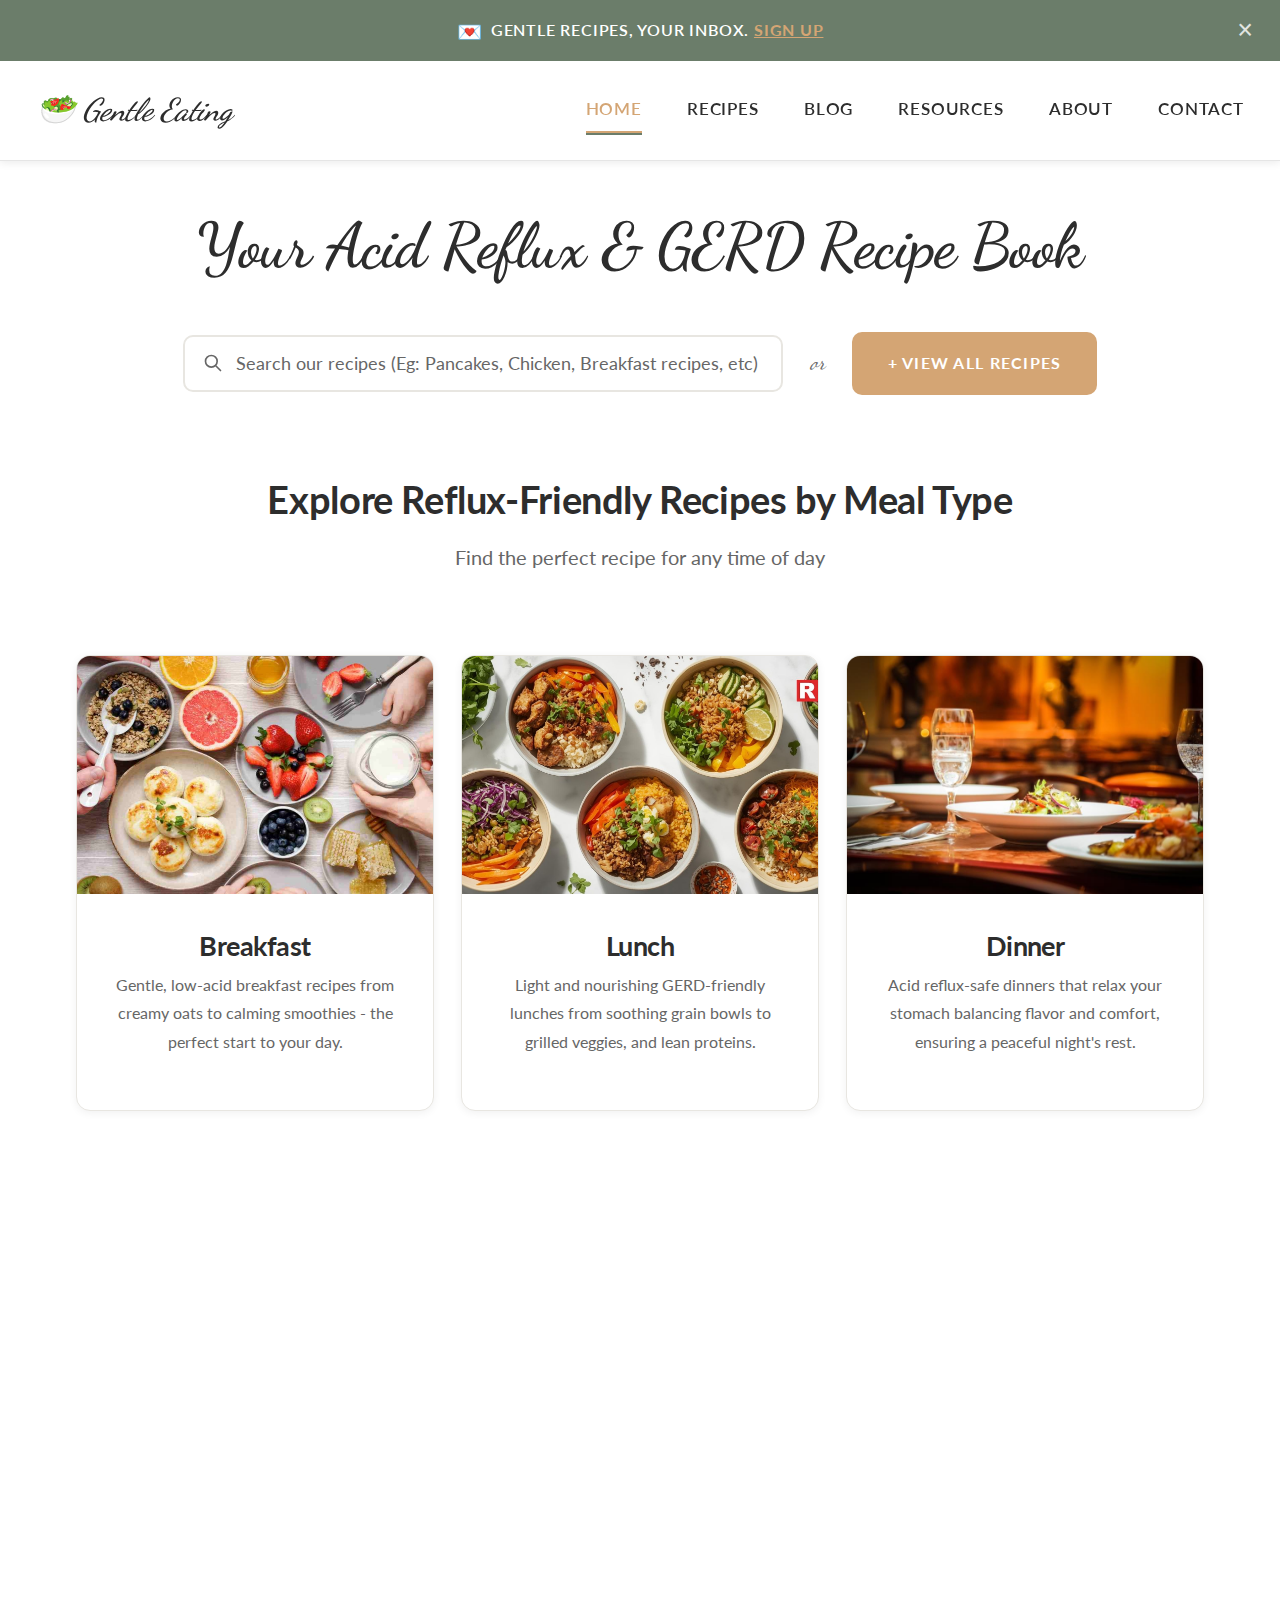
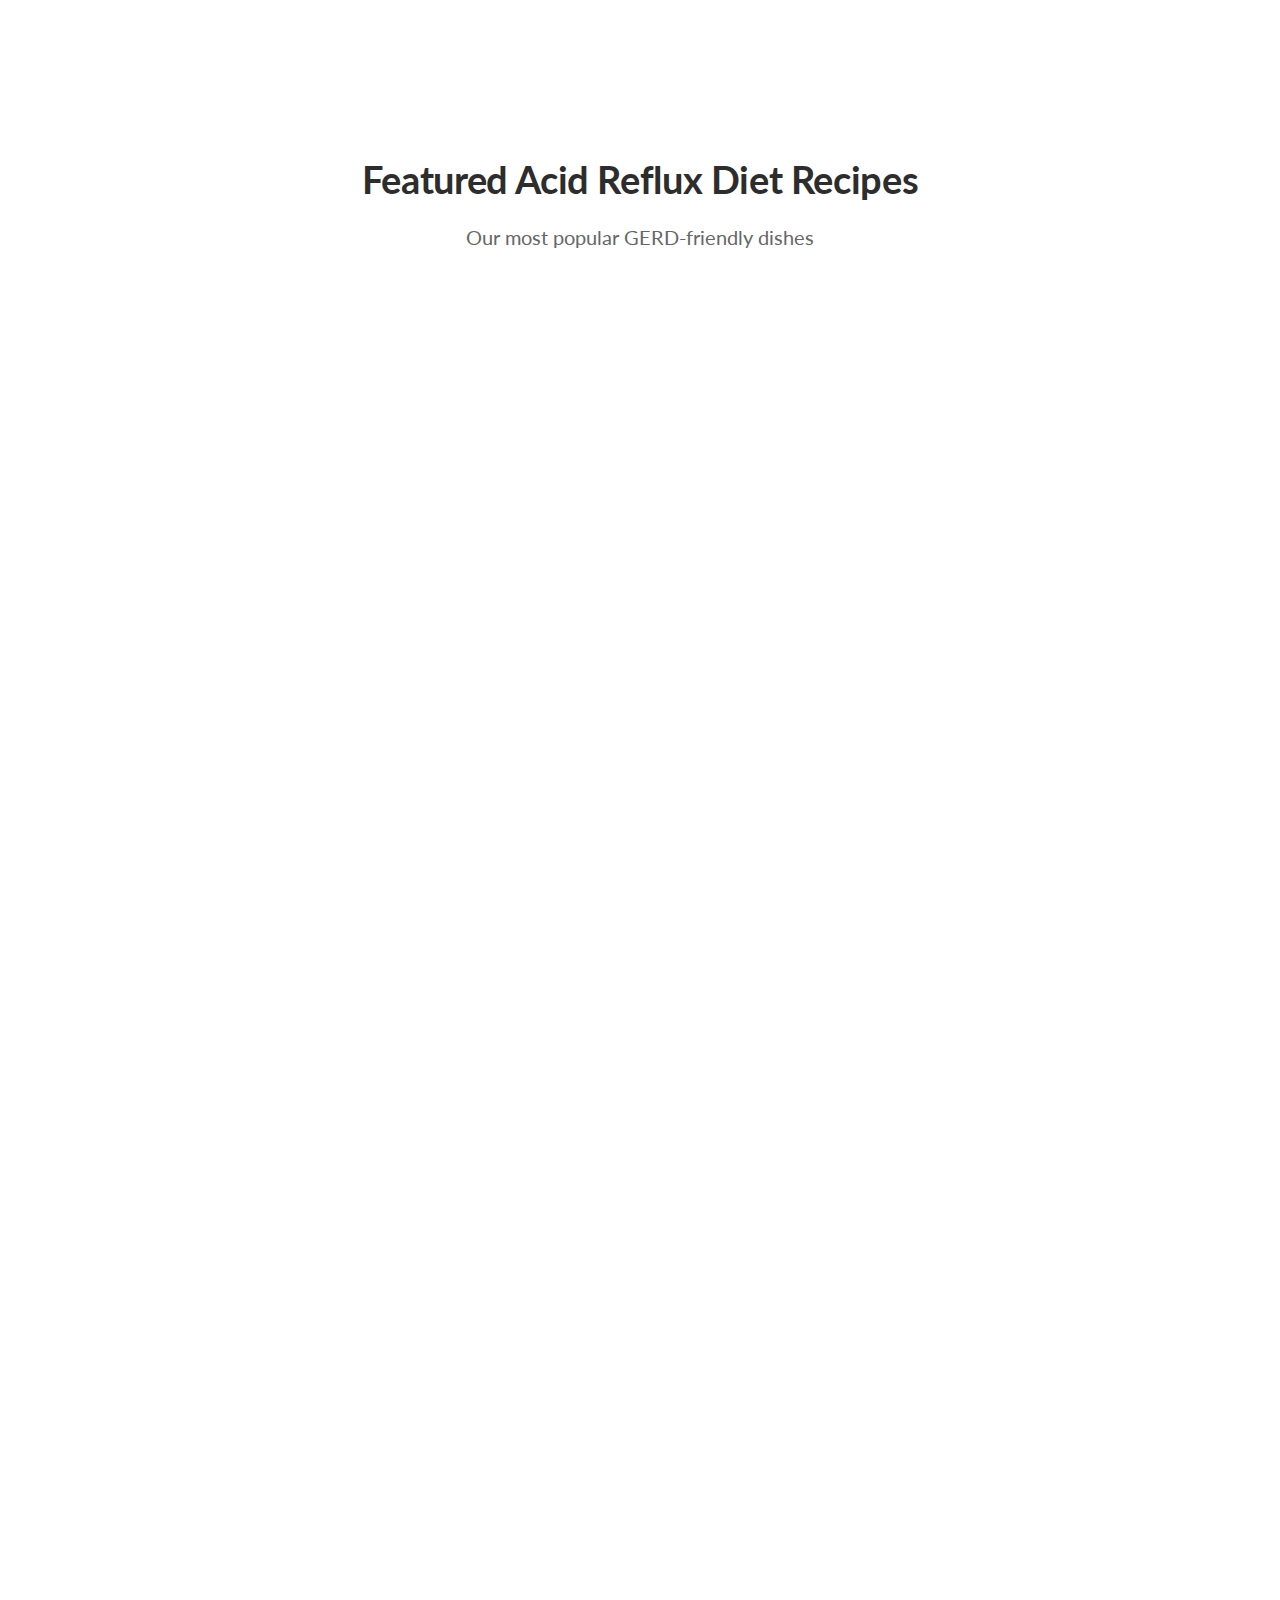
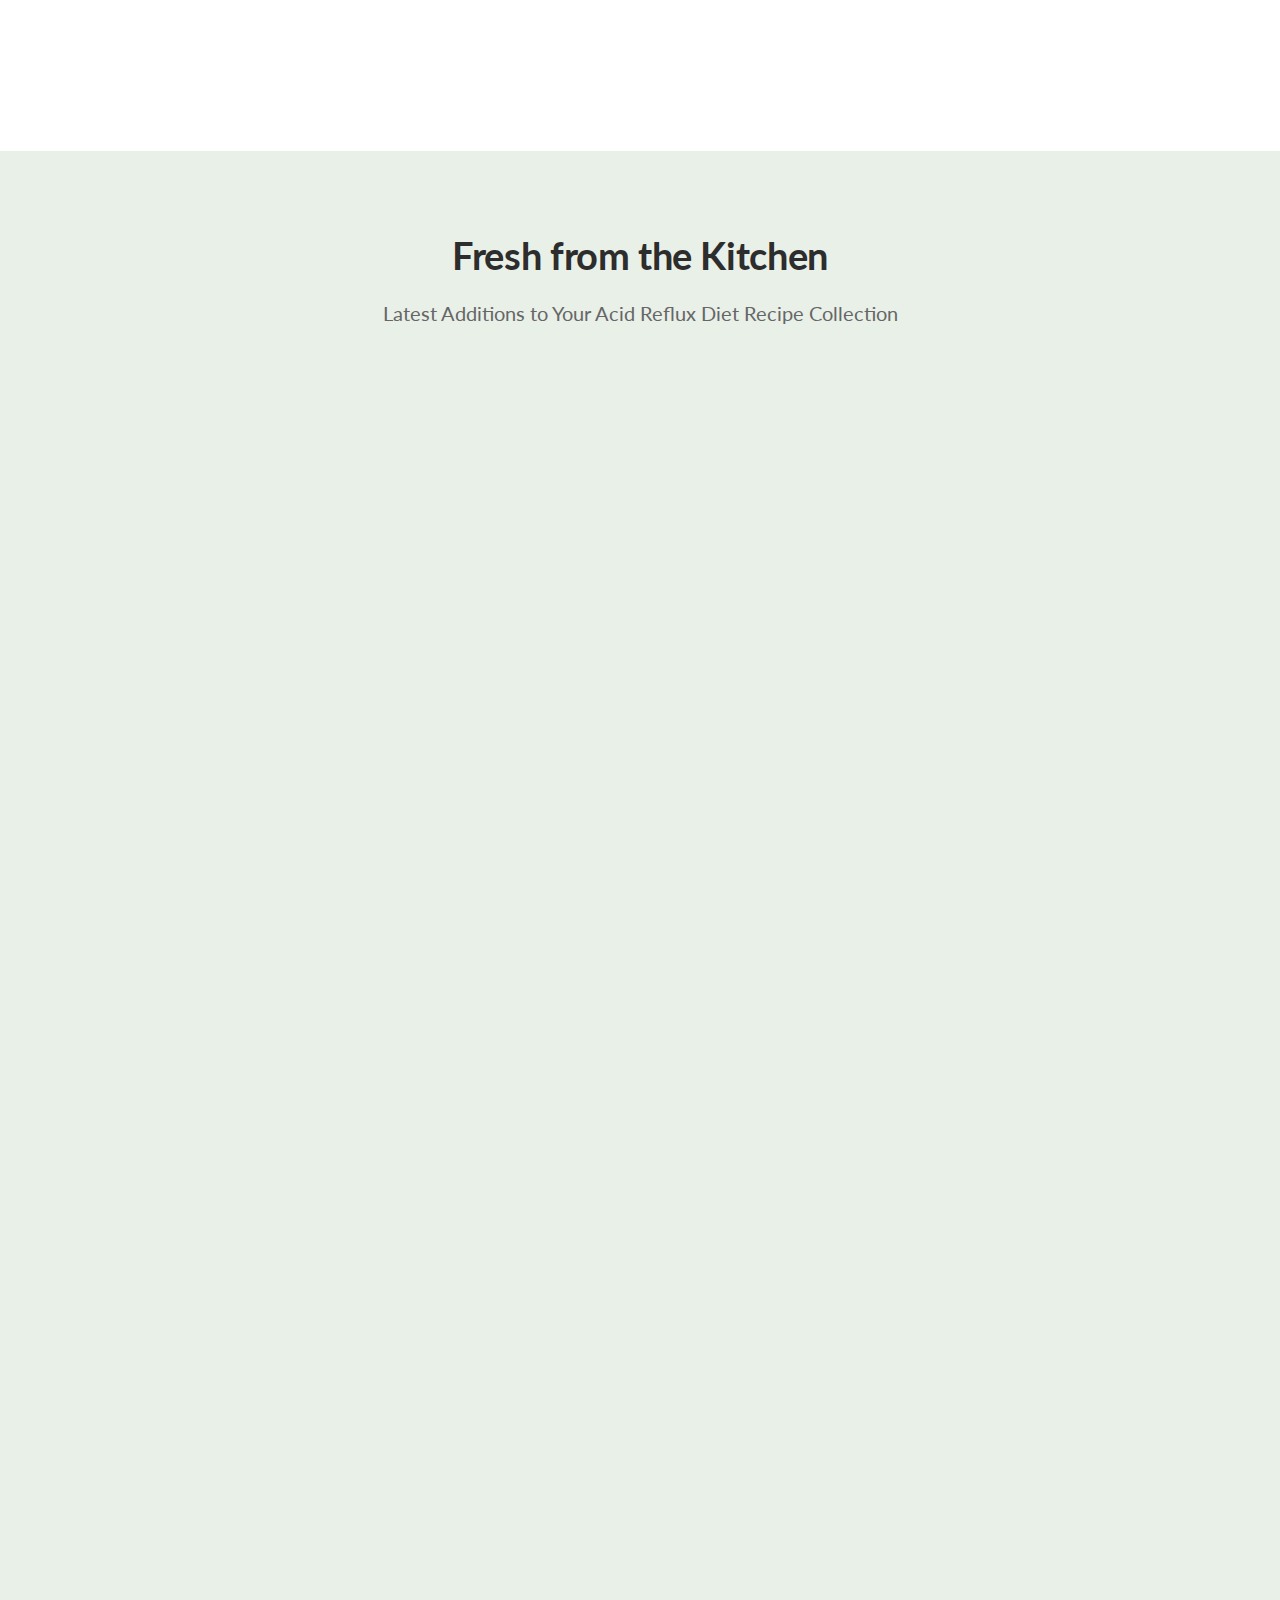
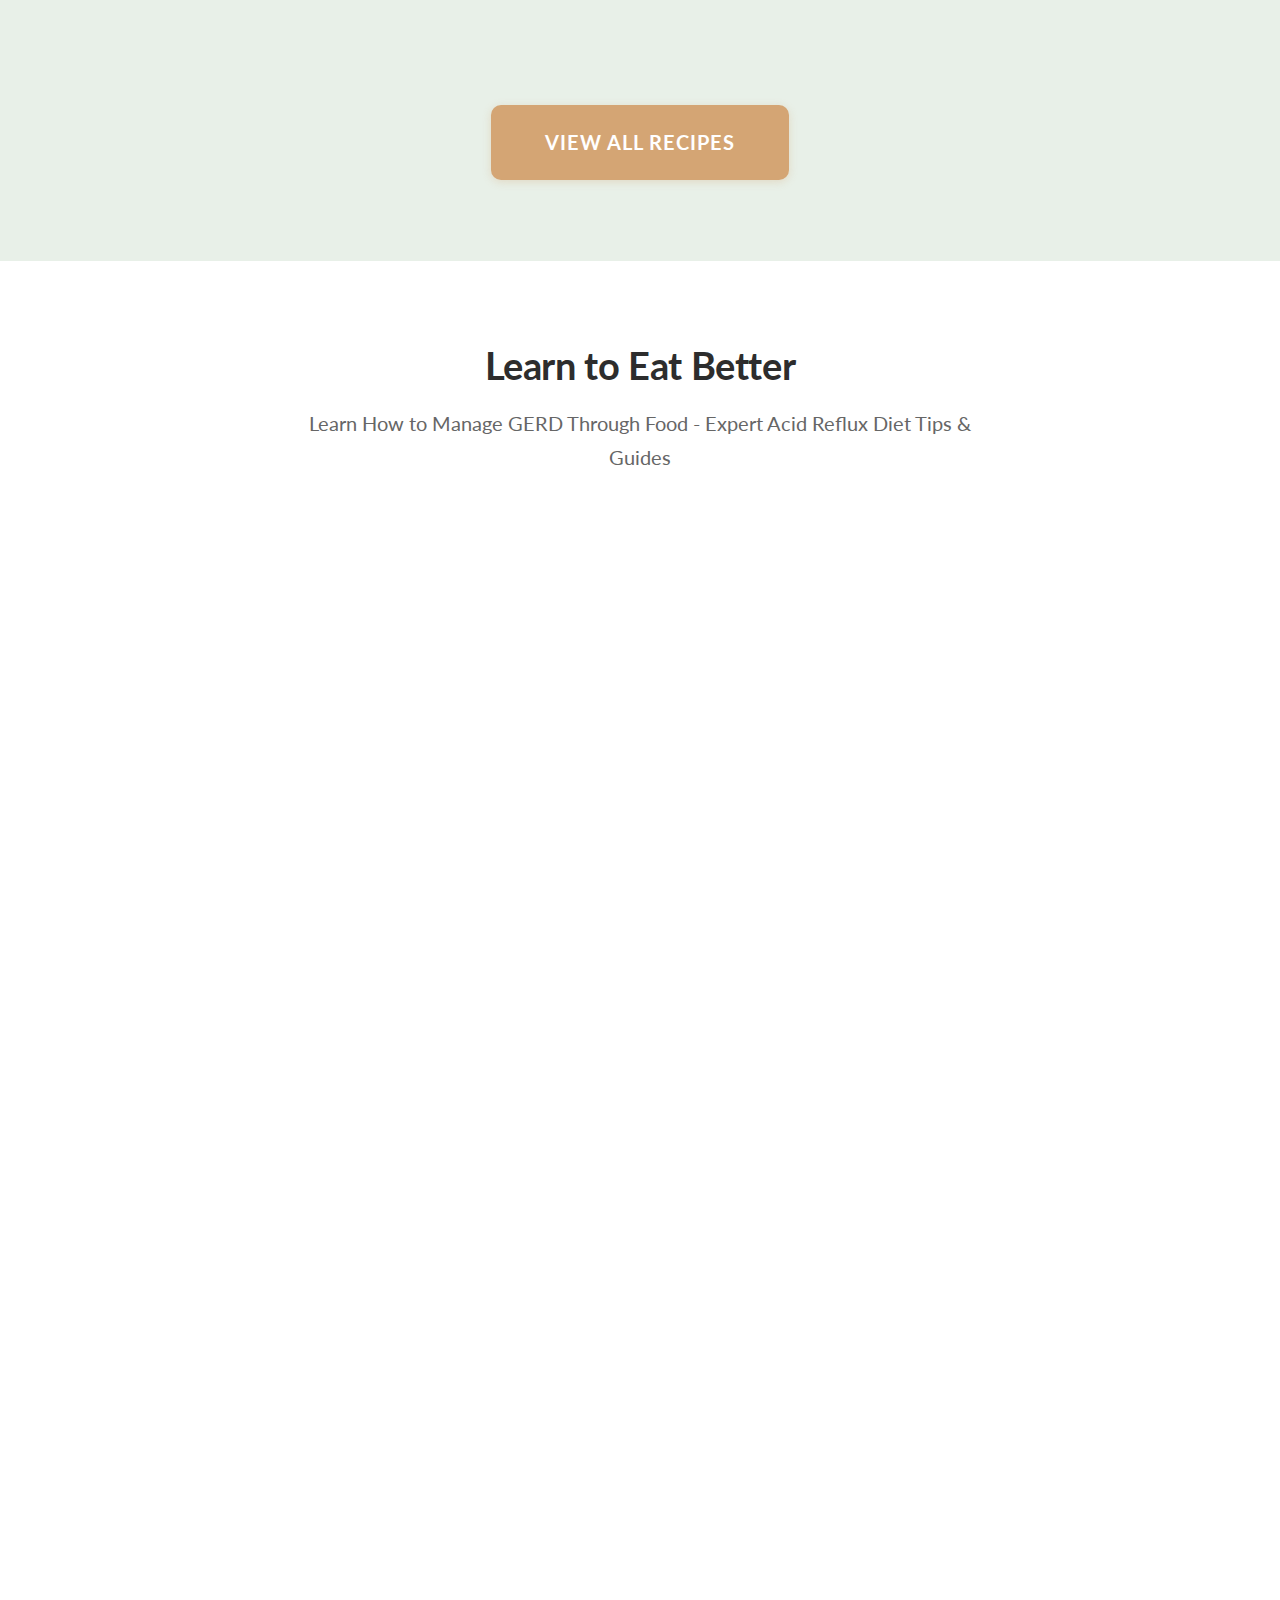
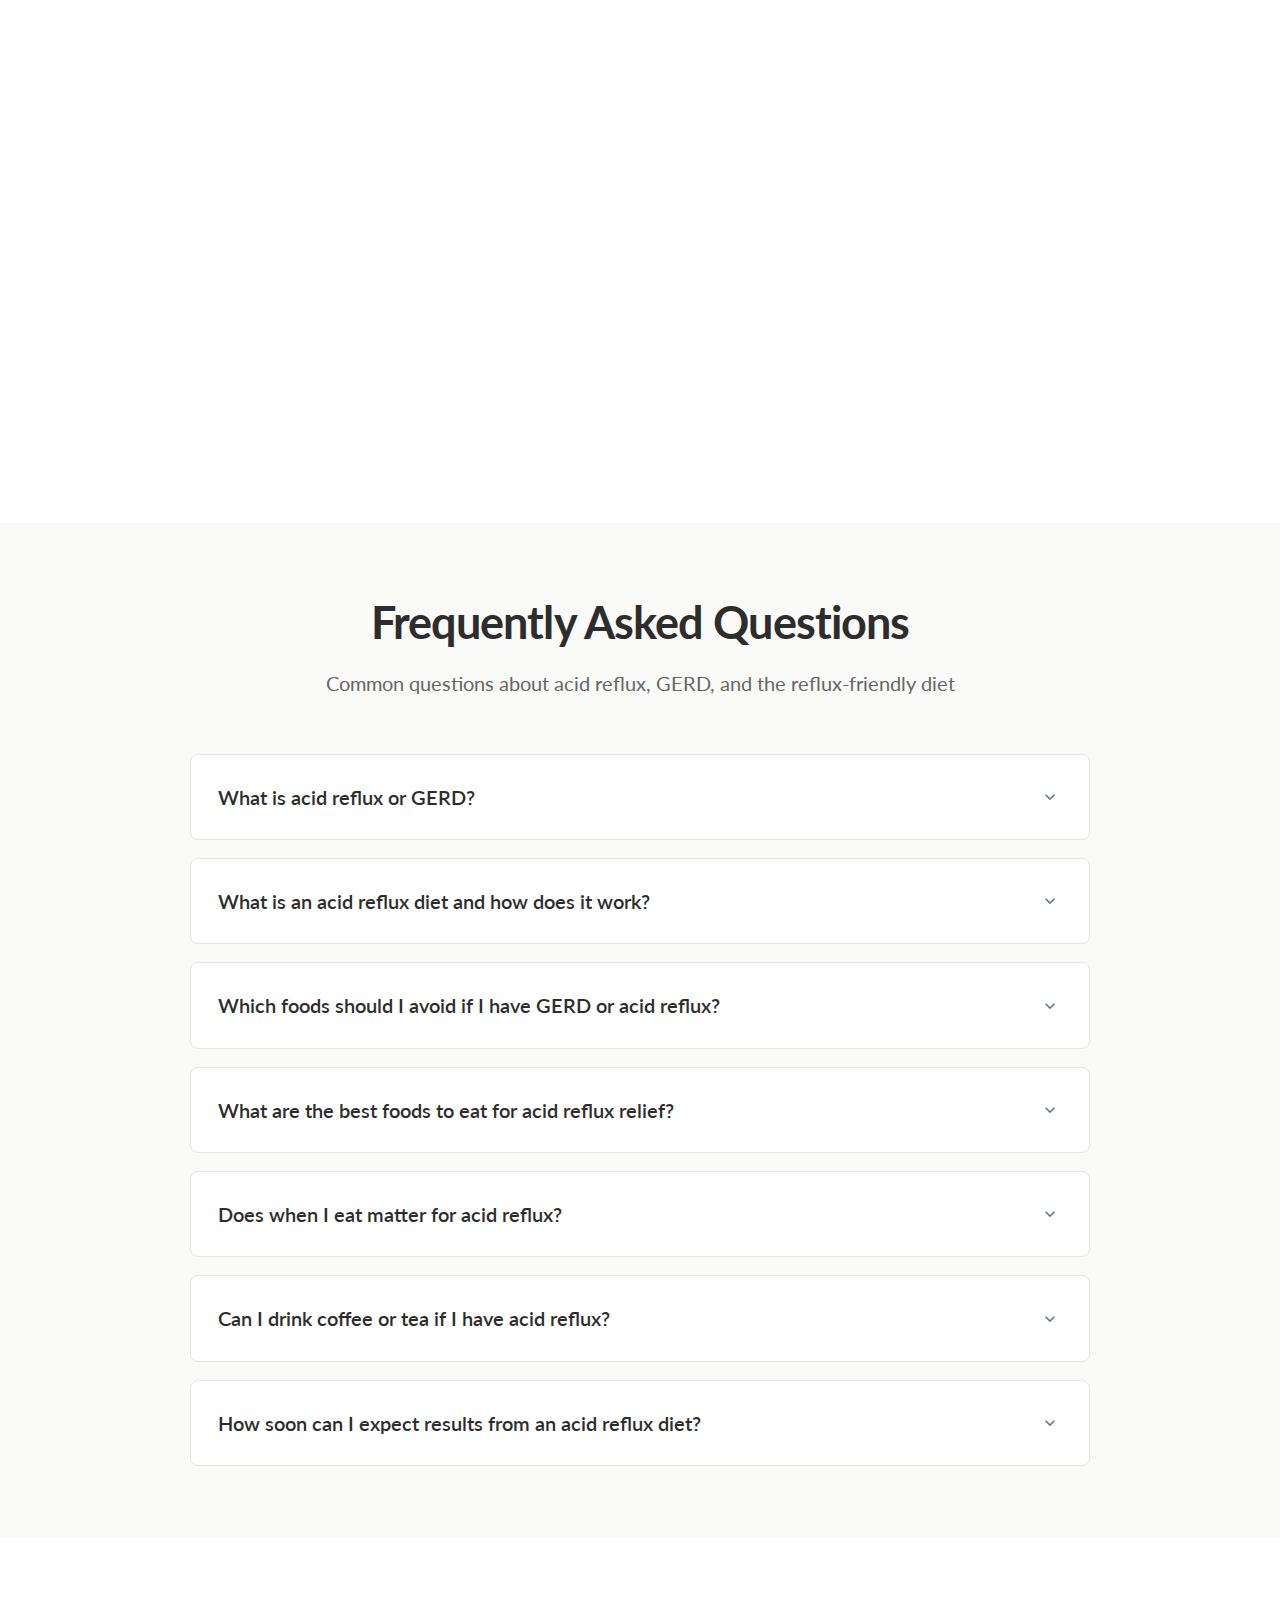
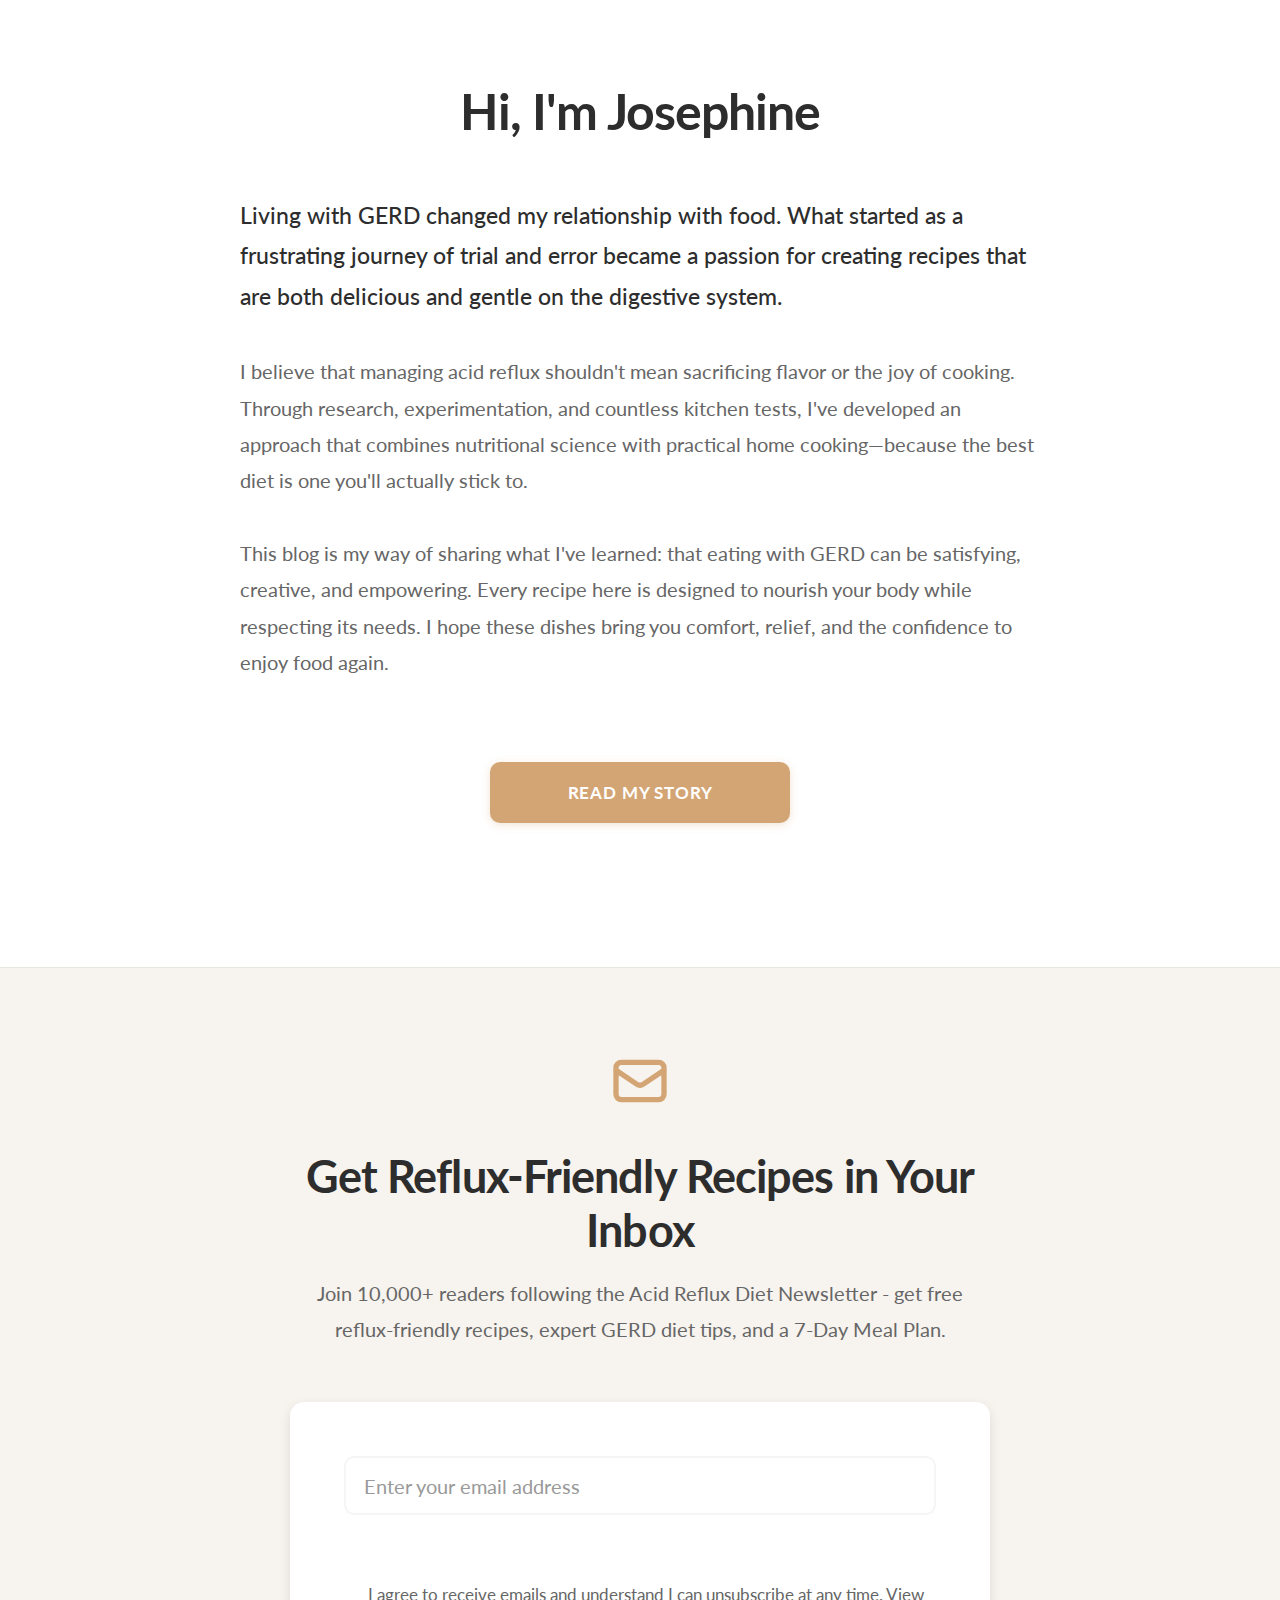
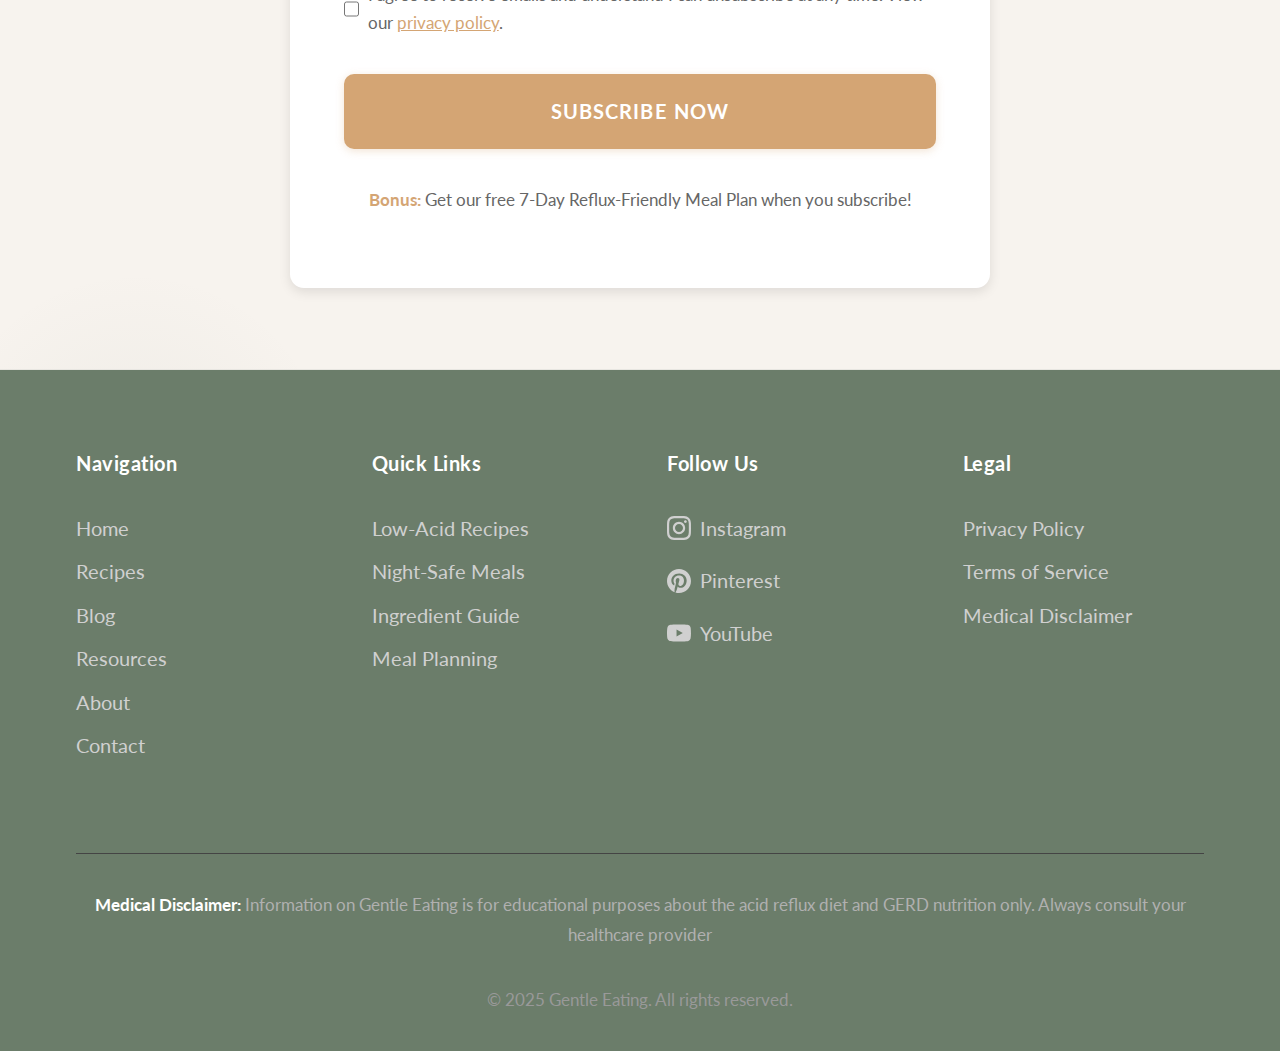
<file: index.html>
<!DOCTYPE html>
<html lang="en">
<head>
    <meta charset="UTF-8">
    <meta name="viewport" content="width=device-width, initial-scale=1.0">
    <meta http-equiv="X-UA-Compatible" content="IE=edge">
    
    <!-- Primary Meta Tags -->
    <title>Delicious Recipes for Acid Reflux & GERD Relief | Gentle Eating</title>
    <meta name="title" content="Delicious Recipes for Acid Reflux & GERD Relief | Gentle Eating">
    <meta name="description" content="Discover comforting, low-acid recipes and lifestyle tips for GERD and acid reflux. Eat well without discomfort with our simple, digestive-friendly meal ideas.">
    <meta name="keywords" content="GERD recipes, acid reflux diet, low-acid food, reflux-friendly meals, digestive health, gentle eating">
    <meta name="author" content="Gentle Eating">
    
    <!-- Open Graph / Facebook -->
    <meta property="og:type" content="website">
    <meta property="og:url" content="https://yourdomain.com/">
    <meta property="og:title" content="Delicious Recipes for Acid Reflux & GERD Relief">
    <meta property="og:description" content="Eat well without discomfort — simple meals that support digestive health.">
    <meta property="og:image" content="https://yourdomain.com/images/og-image.jpg">
    
    <!-- Twitter -->
    <meta property="twitter:card" content="summary_large_image">
    <meta property="twitter:url" content="https://yourdomain.com/">
    <meta property="twitter:title" content="Delicious Recipes for Acid Reflux & GERD Relief">
    <meta property="twitter:description" content="Eat well without discomfort — simple meals that support digestive health.">
    <meta property="twitter:image" content="https://yourdomain.com/images/og-image.jpg">
    
    <!-- Favicon -->
    <link rel="icon" type="image/png" sizes="32x32" href="images/favicon-32x32.png">
    <link rel="icon" type="image/png" sizes="16x16" href="images/favicon-16x16.png">
    
    <!-- Fonts -->
    <link rel="preconnect" href="https://fonts.googleapis.com">
    <link rel="preconnect" href="https://fonts.gstatic.com" crossorigin>
    <link href="https://fonts.googleapis.com/css2?family=Lato:wght@300;400;600;700;900&family=Open+Sans:wght@400;600;700&family=Dancing+Script:wght@400;500;600;700&display=swap" rel="stylesheet">
    
    <!-- Stylesheets -->
    <link rel="stylesheet" href="css/styles.css">
    <link rel="stylesheet" href="css/announcement-bar.css">
    <link rel="stylesheet" href="css/hero.css">
    <link rel="stylesheet" href="css/recipe-search.css">
    <link rel="stylesheet" href="css/meal-types.css">
    <link rel="stylesheet" href="css/recipes.css">
    <link rel="stylesheet" href="css/articles.css">
    <link rel="stylesheet" href="css/faq.css">
    <link rel="stylesheet" href="css/about.css">
    <link rel="stylesheet" href="css/newsletter.css">
    <link rel="stylesheet" href="css/footer.css">
    
    <!-- Schema.org Markup for Website -->
    <script type="application/ld+json">
    {
      "@context": "https://schema.org",
      "@type": "WebSite",
      "name": "Gentle Eating",
      "url": "https://yourdomain.com",
      "description": "A food blog dedicated to GERD-friendly and acid reflux-safe recipes",
      "potentialAction": {
        "@type": "SearchAction",
        "target": "https://yourdomain.com/search?q={search_term_string}",
        "query-input": "required name=search_term_string"
      }
    }
    </script>
    
    <!-- Schema.org FAQPage Markup -->
    <script type="application/ld+json">
    {
      "@context": "https://schema.org",
      "@type": "FAQPage",
      "mainEntity": [
        {
          "@type": "Question",
          "name": "What is acid reflux or GERD?",
          "acceptedAnswer": {
            "@type": "Answer",
            "text": "Acid reflux happens when stomach acid flows back into the esophagus, causing heartburn or a burning sensation in the chest. GERD (Gastroesophageal Reflux Disease) is a chronic form of acid reflux that occurs frequently and may require long-term lifestyle or dietary adjustments. Following an acid reflux diet - one focused on gentle, low-acid foods - can help manage symptoms naturally."
          }
        },
        {
          "@type": "Question",
          "name": "What is an acid reflux diet and how does it work?",
          "acceptedAnswer": {
            "@type": "Answer",
            "text": "An acid reflux diet helps control stomach acid and reduce irritation by emphasizing low-acid, high-fiber, non-spicy meals. It replaces trigger foods with options like oats, bananas, lean proteins, green vegetables, and herbal teas - all of which soothe the digestive tract and promote healing."
          }
        },
        {
          "@type": "Question",
          "name": "Which foods should I avoid if I have GERD or acid reflux?",
          "acceptedAnswer": {
            "@type": "Answer",
            "text": "Avoid spicy foods, citrus fruits, tomatoes, onions, garlic, chocolate, coffee, alcohol, and fried foods. These tend to relax the lower esophageal sphincter (LES) or increase acid production, worsening reflux symptoms."
          }
        },
        {
          "@type": "Question",
          "name": "What are the best foods to eat for acid reflux relief?",
          "acceptedAnswer": {
            "@type": "Answer",
            "text": "The best GERD-friendly foods include oatmeal, melons, ginger, chicken, fish, leafy greens, and whole grains. They're gentle on the stomach and help prevent acid flare-ups."
          }
        },
        {
          "@type": "Question",
          "name": "Does when I eat matter for acid reflux?",
          "acceptedAnswer": {
            "@type": "Answer",
            "text": "Yes. Try to eat smaller meals more often and avoid lying down within 2–3 hours after eating. Eating slowly and sitting upright after meals can help reduce symptoms, especially in the evening."
          }
        },
        {
          "@type": "Question",
          "name": "Can I drink coffee or tea if I have acid reflux?",
          "acceptedAnswer": {
            "@type": "Answer",
            "text": "Caffeine can worsen symptoms for some people. If coffee triggers reflux, try low-acid coffee or switch to herbal teas such as chamomile, ginger, or licorice root. Avoid peppermint tea - it can relax the LES and increase reflux risk."
          }
        },
        {
          "@type": "Question",
          "name": "How soon can I expect results from an acid reflux diet?",
          "acceptedAnswer": {
            "@type": "Answer",
            "text": "Most people notice relief within 2 to 4 weeks of following a reflux-friendly diet and healthy habits consistently. For long-term improvement, pair dietary changes with hydration, mindful eating, and proper sleep posture."
          }
        }
      ]
    }
    </script>
</head>
<body>
    <!-- Skip to main content link for accessibility -->
    <a href="#main-content" class="sr-only">Skip to main content</a>
    
    <!-- Top Announcement Banner -->
    <div class="announcement-bar" role="banner">
        <div class="announcement-bar__content">
            <span class="announcement-bar__icon">💌</span>
            <span class="announcement-bar__text">Gentle Recipes, Your Inbox. <a href="#newsletter" class="announcement-bar__link">Sign Up</a></span>
        </div>
        <button class="announcement-bar__close" aria-label="Close announcement">×</button>
    </div>
    
    <!-- Navigation Header -->
    <header class="header" role="banner">
        <nav class="nav container" role="navigation" aria-label="Main navigation">
            <div class="nav__brand">
                <a href="index.html" class="nav__logo" aria-label="Gentle Eating Home">
                    <span class="nav__logo-text">🥗 Gentle Eating</span>
                </a>
            </div>
            <button class="nav__toggle" aria-label="Toggle navigation menu" aria-expanded="false">
                <span class="nav__toggle-icon"></span>
            </button>
            <ul class="nav__menu">
                <li class="nav__item"><a href="index.html" class="nav__link nav__link--active">Home</a></li>
                <li class="nav__item"><a href="pages/recipes.html" class="nav__link">Recipes</a></li>
                <li class="nav__item"><a href="pages/blog.html" class="nav__link">Blog</a></li>
                <li class="nav__item"><a href="pages/resources.html" class="nav__link">Resources</a></li>
                <li class="nav__item"><a href="pages/about.html" class="nav__link">About</a></li>
                <li class="nav__item"><a href="pages/contact.html" class="nav__link">Contact</a></li>
            </ul>
        </nav>
    </header>

    <!-- Main Content -->
    <main id="main-content" role="main">
        
        <!-- Hero Section -->
        <section class="hero" role="region" aria-label="Hero banner">
            <div class="container">
                <div class="hero__content">
                    <h1 class="hero__title">Your Acid Reflux & GERD Recipe Book</h1>
                </div>
            </div>
        </section>

        <!-- Recipe Search Section -->
        <section class="recipe-search section" role="search" aria-label="Recipe search">
            <div class="container">
                <div class="recipe-search__wrapper">
                    <div class="recipe-search__container">
                        <form class="recipe-search__form" role="search" aria-label="Search recipes">
                            <div class="recipe-search__input-wrapper">
                                <svg class="recipe-search__icon" width="20" height="20" viewBox="0 0 24 24" fill="none" xmlns="http://www.w3.org/2000/svg" aria-hidden="true">
                                    <path d="M21 21L15 15M17 10C17 13.866 13.866 17 10 17C6.13401 17 3 13.866 3 10C3 6.13401 6.13401 3 10 3C13.866 3 17 6.13401 17 10Z" stroke="currentColor" stroke-width="2" stroke-linecap="round" stroke-linejoin="round"/>
                                </svg>
                                <input type="search" 
                                       id="recipe-search" 
                                       name="search" 
                                       class="recipe-search__input" 
                                       placeholder="Search our recipes (Eg: Pancakes, Chicken, Breakfast recipes, etc)" 
                                       aria-label="Search recipes"
                                       autocomplete="off">
                            </div>
                        </form>
                        <span class="recipe-search__divider">or</span>
                        <a href="pages/recipes.html" class="recipe-search__view-all">+ VIEW ALL RECIPES</a>
                    
            </div>
        </section>

        <!-- Meal Types Section -->
        <section id="meal-types" class="meal-types section section--pale-green" role="region" aria-labelledby="meal-types-title">
            <div class="container">
                <h2 id="meal-types-title" class="section__title text-center">Explore Reflux-Friendly Recipes by Meal Type</h2>
                <p class="section__subtitle text-center">Find the perfect recipe for any time of day</p>
                
                <div class="meal-types__grid">
                    <!-- Breakfast -->
                    <article class="meal-card">
                        <a href="pages/recipes/breakfast.html" class="meal-card__link" aria-label="View breakfast recipes">
                            <div class="meal-card__image-wrapper">
                                <img src="images/meal-types/breakfast.jpg" 
                                     alt="Gentle breakfast options including oatmeal and smoothies" 
                                     class="meal-card__image"
                                     loading="lazy"
                                     width="600"
                                     height="400">
                            </div>
                            <div class="meal-card__content">
                                <h3 class="meal-card__title">Breakfast</h3>
                                <p class="meal-card__description">Gentle, low-acid breakfast recipes from creamy oats to calming smoothies - the perfect start to your day.</p>
                            </div>
                        </a>
                    </article>

                    <!-- Lunch -->
                    <article class="meal-card">
                        <a href="pages/recipes/lunch.html" class="meal-card__link" aria-label="View lunch recipes">
                            <div class="meal-card__image-wrapper">
                                <img src="images/meal-types/lunch.jpg" 
                                     alt="Light and nourishing lunch dishes" 
                                     class="meal-card__image"
                                     loading="lazy"
                                     width="600"
                                     height="400">
                            </div>
                            <div class="meal-card__content">
                                <h3 class="meal-card__title">Lunch</h3>
                                <p class="meal-card__description">Light and nourishing GERD-friendly lunches from soothing grain bowls to grilled veggies, and lean proteins.</p>
                            </div>
                        </a>
                    </article>

                    <!-- Dinner -->
                    <article class="meal-card">
                        <a href="pages/recipes/dinner.html" class="meal-card__link" aria-label="View dinner recipes">
                            <div class="meal-card__image-wrapper">
                                <img src="images/meal-types/dinner.jpg" 
                                     alt="Comforting dinner recipes for reflux relief" 
                                     class="meal-card__image"
                                     loading="lazy"
                                     width="600"
                                     height="400">
                            </div>
                            <div class="meal-card__content">
                                <h3 class="meal-card__title">Dinner</h3>
                                <p class="meal-card__description">Acid reflux-safe dinners that relax your stomach balancing flavor and comfort, ensuring a peaceful night's rest.</p>
                            </div>
                        </a>
                    </article>

                    <!-- Snacks -->
                    <article class="meal-card">
                        <a href="pages/recipes/snacks.html" class="meal-card__link" aria-label="View snack recipes">
                            <div class="meal-card__image-wrapper">
                                <img src="images/meal-types/snacks.jpg" 
                                     alt="Gentle snacks for digestive comfort" 
                                     class="meal-card__image"
                                     loading="lazy"
                                     width="600"
                                     height="400">
                            </div>
                            <div class="meal-card__content">
                                <h3 class="meal-card__title">Snacks</h3>
                                <p class="meal-card__description">Gentle bites between meals or before bed that calm your system and support digestive comfort.</p>
                            </div>
                        </a>
                    </article>

                    <!-- Desserts -->
                    <article class="meal-card">
                        <a href="pages/recipes/desserts.html" class="meal-card__link" aria-label="View dessert recipes">
                            <div class="meal-card__image-wrapper">
                                <img src="images/meal-types/desserts.jpg" 
                                     alt="Low-acid desserts that won't trigger reflux" 
                                     class="meal-card__image"
                                     loading="lazy"
                                     width="600"
                                     height="400">
                            </div>
                            <div class="meal-card__content">
                                <h3 class="meal-card__title">Desserts</h3>
                                <p class="meal-card__description">Enjoy sweet treats without the burn. Guilt-free comfort in every bite.</p>
                            </div>
                        </a>
                    </article>

                    <!-- Soups & Drinks -->
                    <article class="meal-card">
                        <a href="pages/recipes/soups-drinks.html" class="meal-card__link" aria-label="View soups and drinks recipes">
                            <div class="meal-card__image-wrapper">
                                <img src="images/meal-types/soups-drinks.jpg" 
                                     alt="Soothing soups and reflux-safe beverages" 
                                     class="meal-card__image"
                                     loading="lazy"
                                     width="600"
                                     height="400">
                            </div>
                            <div class="meal-card__content">
                                <h3 class="meal-card__title">Soups & Drinks</h3>
                                <p class="meal-card__description">Soothing soups and low-acid drinks that hydrate and heal - from chamomile blends to light veggie broths.</p>
                            </div>
                        </a>
                    </article>
                </div>
            </div>
        </section>

        <!-- Featured Recipes Section -->
        <section class="featured-recipes section" role="region" aria-labelledby="featured-recipes-title">
            <div class="container">
                <h2 id="featured-recipes-title" class="section__title text-center">Featured Acid Reflux Diet Recipes</h2>
                <p class="section__subtitle text-center">Our most popular GERD-friendly dishes</p>
                
                <div class="recipes__grid grid grid--3-cols">
                    <!-- Recipe Card 1 -->
                    <article class="recipe-card" itemscope itemtype="https://schema.org/Recipe">
                        <a href="pages/recipe-detail.html?id=1" class="recipe-card__link">
                            <div class="recipe-card__image-wrapper">
                                <img src="images/recipes/banana-oat-pancakes.jpg" 
                                     alt="Stack of fluffy banana oat pancakes" 
                                     class="recipe-card__image"
                                     itemprop="image"
                                     loading="lazy"
                                     width="600"
                                     height="338">
                            </div>
                            <div class="recipe-card__content">
                                <h3 class="recipe-card__title" itemprop="name">Fluffy Banana Oat Pancakes</h3>
                                <p class="recipe-card__description" itemprop="description">
                                    Naturally sweet pancakes made with ripe bananas and soothing oats, for a GERD-friendly breakfast
                                </p>
                                <div class="recipe-card__tags">
                                    <span class="tag tag--low-acid">Low Acid</span>
                                    <span class="tag tag--quick">Quick</span>
                                    <span class="tag tag--vegan">Vegan</span>
                                </div>
                                <span class="btn btn--primary recipe-card__cta" role="button">View Recipe</span>
                            </div>
                        </a>
                    </article>

                    <!-- Recipe Card 2 -->
                    <article class="recipe-card" itemscope itemtype="https://schema.org/Recipe">
                        <a href="pages/recipe-detail.html?id=2" class="recipe-card__link">
                            <div class="recipe-card__image-wrapper">
                                <img src="images/recipes/ginger-chicken-rice.jpg" 
                                     alt="Tender ginger chicken with steamed rice" 
                                     class="recipe-card__image"
                                     itemprop="image"
                                     loading="lazy"
                                     width="600"
                                     height="338">
                            </div>
                            <div class="recipe-card__content">
                                <h3 class="recipe-card__title" itemprop="name">Ginger Chicken with Rice</h3>
                                <p class="recipe-card__description" itemprop="description">
                                    Tender chicken infused with gentle ginger and served with fluffy rice. Comforting without the reflux
                                </p>
                                <div class="recipe-card__tags">
                                    <span class="tag tag--low-acid">Low Acid</span>
                                    <span class="tag tag--gluten-free">Gluten-Free</span>
                                    <span class="tag tag--satiating">Satiating</span>
                                </div>
                                <span class="btn btn--primary recipe-card__cta" role="button">View Recipe</span>
                            </div>
                        </a>
                    </article>

                    <!-- Recipe Card 3 -->
                    <article class="recipe-card" itemscope itemtype="https://schema.org/Recipe">
                        <a href="pages/recipe-detail.html?id=3" class="recipe-card__link">
                            <div class="recipe-card__image-wrapper">
                                <img src="images/recipes/soothing-melon-smoothie.jpg" 
                                     alt="Refreshing melon smoothie in a glass" 
                                     class="recipe-card__image"
                                     itemprop="image"
                                     loading="lazy"
                                     width="600"
                                     height="338">
                            </div>
                            <div class="recipe-card__content">
                                <h3 class="recipe-card__title" itemprop="name">Soothing Melon Smoothie</h3>
                                <p class="recipe-card__description" itemprop="description">
                                    Refreshing blend of melon and banana, a cooling drink that's easy on your digestive system and delicious.
                                </p>
                                <div class="recipe-card__tags">
                                    <span class="tag tag--low-acid">Low Acid</span>
                                    <span class="tag tag--quick">Quick</span>
                                    <span class="tag tag--vegan">Vegan</span>
                                    <span class="tag tag--gluten-free">Gluten-Free</span>
                                </div>
                                <span class="btn btn--primary recipe-card__cta" role="button">View Recipe</span>
                            </div>
                        </a>
                    </article>
                </div>
            </div>
        </section>

        <!-- Recent Recipes Section -->
        <section class="recent-recipes section section--pale-green" role="region" aria-labelledby="recent-recipes-title">
            <div class="container">
                <h2 id="recent-recipes-title" class="section__title text-center">Fresh from the Kitchen</h2>
                <p class="section__subtitle text-center">Latest Additions to Your Acid Reflux Diet Recipe Collection</p>
                
                <div class="recipes__grid grid grid--4-cols">
                    <!-- Recent Recipe 1 -->
                    <article class="recipe-card">
                        <a href="pages/recipe-detail.html?id=4" class="recipe-card__link">
                            <div class="recipe-card__image-wrapper">
                                <img src="images/recipes/baked-sweet-potato.jpg" 
                                     alt="Baked sweet potato with herbs" 
                                     class="recipe-card__image"
                                     loading="lazy"
                                     width="600"
                                     height="338">
                            </div>
                            <div class="recipe-card__content">
                                <h3 class="recipe-card__title">Herb-Roasted Sweet Potato</h3>
                                <p class="recipe-card__description">
                                    Roasted sweet potato with calming herbs, naturally sweet and satisfying.
                                </p>
                                <div class="recipe-card__tags">
                                    <span class="tag tag--low-acid">Low Acid</span>
                                    <span class="tag tag--vegan">Vegan</span>
                                </div>
                            </div>
                        </a>
                    </article>

                    <!-- Recent Recipe 2 -->
                    <article class="recipe-card">
                        <a href="pages/recipe-detail.html?id=5" class="recipe-card__link">
                            <div class="recipe-card__image-wrapper">
                                <img src="images/recipes/chamomile-tea.jpg" 
                                     alt="Soothing chamomile tea" 
                                     class="recipe-card__image"
                                     loading="lazy"
                                     width="600"
                                     height="338">
                            </div>
                            <div class="recipe-card__content">
                                <h3 class="recipe-card__title">Calming Chamomile Blend</h3>
                                <p class="recipe-card__description">
                                    A gentle herbal tea blend to soothe your stomach and relax your mind.
                                </p>
                                <div class="recipe-card__tags">
                                    <span class="tag tag--low-acid">Low Acid</span>
                                    <span class="tag tag--quick">Quick</span>
                                </div>
                            </div>
                        </a>
                    </article>

                    <!-- Recent Recipe 3 -->
                    <article class="recipe-card">
                        <a href="pages/recipe-detail.html?id=6" class="recipe-card__link">
                            <div class="recipe-card__image-wrapper">
                                <img src="images/recipes/zucchini-noodles.jpg" 
                                     alt="Zucchini noodles with herbs" 
                                     class="recipe-card__image"
                                     loading="lazy"
                                     width="600"
                                     height="338">
                            </div>
                            <div class="recipe-card__content">
                                <h3 class="recipe-card__title">Gentle Zucchini Noodles</h3>
                                <p class="recipe-card__description">
                                    Light veggie noodles with mild herbs—a fresh, low-acid pasta alternative.
                                </p>
                                <div class="recipe-card__tags">
                                    <span class="tag tag--low-acid">Low Acid</span>
                                    <span class="tag tag--vegan">Vegan</span>
                                </div>
                            </div>
                        </a>
                    </article>

                    <!-- Recent Recipe 4 -->
                    <article class="recipe-card">
                        <a href="pages/recipe-detail.html?id=7" class="recipe-card__link">
                            <div class="recipe-card__image-wrapper">
                                <img src="images/recipes/coconut-rice.jpg" 
                                     alt="Creamy coconut rice" 
                                     class="recipe-card__image"
                                     loading="lazy"
                                     width="600"
                                     height="338">
                            </div>
                            <div class="recipe-card__content">
                                <h3 class="recipe-card__title">Creamy Coconut Rice</h3>
                                <p class="recipe-card__description">
                                    Smooth coconut-infused rice that's gentle on digestion and rich in flavor.
                                </p>
                                <div class="recipe-card__tags">
                                    <span class="tag tag--low-acid">Low Acid</span>
                                    <span class="tag tag--vegan">Vegan</span>
                                </div>
                            </div>
                        </a>
                    </article>
                </div>

                <div class="text-center mt-4">
                    <a href="pages/recipes.html" class="btn btn--primary btn--large" aria-label="View all recipes">
                        View All Recipes
                    </a>
                </div>
            </div>
        </section>

        <!-- How-To Articles Section -->
        <section class="articles section" role="region" aria-labelledby="articles-title">
            <div class="container">
                <h2 id="articles-title" class="section__title text-center">Learn to Eat Better</h2>
                <p class="section__subtitle text-center">Learn How to Manage GERD Through Food - Expert Acid Reflux Diet Tips & Guides</p>
                
                <div class="articles__list">
                    <!-- Article 1 -->
                    <article class="article-card" itemscope itemtype="https://schema.org/Article">
                        <div class="article-card__content-wrapper">
                            <div class="article-card__image-wrapper">
                                <img src="images/articles/night-reflux.jpg" 
                                     alt="Person sleeping peacefully" 
                                     class="article-card__image"
                                     itemprop="image"
                                     loading="lazy"
                                     width="400"
                                     height="300">
                            </div>
                            <div class="article-card__content">
                                <h3 class="article-card__title" itemprop="headline">5 Ways to Prevent Nighttime Acid Reflux - Sleep Better with Smart Diet Tweaks</h3>
                                <p class="article-card__summary" itemprop="description">
                                    Discover simple bedtime habits and dietary adjustments to help you sleep peacefully without nighttime reflux discomfort.
                                </p>
                                <a href="pages/article-detail.html?id=1" class="btn btn--secondary" itemprop="url">Read More</a>
                            </div>
                        </div>
                    </article>

                    <!-- Article 2 -->
                    <article class="article-card article-card--alt" itemscope itemtype="https://schema.org/Article">
                        <div class="article-card__content-wrapper article-card__content-wrapper--reverse">
                            <div class="article-card__image-wrapper">
                                <img src="images/articles/calming-foods.jpg" 
                                     alt="Variety of calming foods" 
                                     class="article-card__image"
                                     itemprop="image"
                                     loading="lazy"
                                     width="400"
                                     height="300">
                            </div>
                            <div class="article-card__content">
                                <h3 class="article-card__title" itemprop="headline">Foods That Calm Acidity</h3>
                                <p class="article-card__summary" itemprop="description">
                                    Learn which everyday foods naturally soothe your stomach and reduce acid production for lasting digestive comfort.
                                </p>
                                <a href="pages/article-detail.html?id=2" class="btn btn--secondary" itemprop="url">Read More</a>
                            </div>
                        </div>
                    </article>

                    <!-- Article 3 -->
                    <article class="article-card" itemscope itemtype="https://schema.org/Article">
                        <div class="article-card__content-wrapper">
                            <div class="article-card__image-wrapper">
                                <img src="images/articles/cooking-substitutions.jpg" 
                                     alt="Healthy cooking ingredients" 
                                     class="article-card__image"
                                     itemprop="image"
                                     loading="lazy"
                                     width="400"
                                     height="300">
                            </div>
                            <div class="article-card__content">
                                <h3 class="article-card__title" itemprop="headline">Reflux-Friendly Cooking Substitutions</h3>
                                <p class="article-card__summary" itemprop="description">
                                    Master simple ingredient swaps that let you enjoy your favorite dishes while keeping reflux symptoms at bay.
                                </p>
                                <a href="pages/article-detail.html?id=3" class="btn btn--secondary" itemprop="url">Read More</a>
                            </div>
                        </div>
                    </article>
                </div>
            </div>
        </section>

        <!-- FAQ Section -->
        <section class="faq section" role="region" aria-labelledby="faq-title">
            <div class="container">
                <div class="faq__container">
                    <div class="faq__header">
                        <h2 id="faq-title" class="faq__title">Frequently Asked Questions</h2>
                        <p class="faq__subtitle">Common questions about acid reflux, GERD, and the reflux-friendly diet</p>
                    </div>
                    
                    <ul class="faq__list">
                        <!-- FAQ Item 1 -->
                        <li class="faq__item">
                            <button class="faq__question" aria-expanded="false" aria-controls="faq-answer-1">
                                <span class="faq__question-text">What is acid reflux or GERD?</span>
                                <span class="faq__icon" aria-hidden="true">
                                    <svg xmlns="http://www.w3.org/2000/svg" viewBox="0 0 24 24">
                                        <path d="M7.41 8.59L12 13.17l4.59-4.58L18 10l-6 6-6-6 1.41-1.41z"/>
                                    </svg>
                                </span>
                            </button>
                            <div class="faq__answer" id="faq-answer-1">
                                <div class="faq__answer-content">
                                    <p>Acid reflux happens when stomach acid flows back into the esophagus, causing heartburn or a burning sensation in the chest. <strong>GERD (Gastroesophageal Reflux Disease)</strong> is a chronic form of acid reflux that occurs frequently and may require long-term lifestyle or dietary adjustments. Following an <strong>acid reflux diet</strong> - one focused on gentle, low-acid foods - can help manage symptoms naturally.</p>
                                </div>
                            </div>
                        </li>
                        
                        <!-- FAQ Item 2 -->
                        <li class="faq__item">
                            <button class="faq__question" aria-expanded="false" aria-controls="faq-answer-2">
                                <span class="faq__question-text">What is an acid reflux diet and how does it work?</span>
                                <span class="faq__icon" aria-hidden="true">
                                    <svg xmlns="http://www.w3.org/2000/svg" viewBox="0 0 24 24">
                                        <path d="M7.41 8.59L12 13.17l4.59-4.58L18 10l-6 6-6-6 1.41-1.41z"/>
                                    </svg>
                                </span>
                            </button>
                            <div class="faq__answer" id="faq-answer-2">
                                <div class="faq__answer-content">
                                    <p>An acid reflux diet helps control stomach acid and reduce irritation by emphasizing <strong>low-acid, high-fiber, non-spicy meals</strong>. It replaces trigger foods with options like oats, bananas, lean proteins, green vegetables, and herbal teas - all of which soothe the digestive tract and promote healing.</p>
                                </div>
                            </div>
                        </li>
                        
                        <!-- FAQ Item 3 -->
                        <li class="faq__item">
                            <button class="faq__question" aria-expanded="false" aria-controls="faq-answer-3">
                                <span class="faq__question-text">Which foods should I avoid if I have GERD or acid reflux?</span>
                                <span class="faq__icon" aria-hidden="true">
                                    <svg xmlns="http://www.w3.org/2000/svg" viewBox="0 0 24 24">
                                        <path d="M7.41 8.59L12 13.17l4.59-4.58L18 10l-6 6-6-6 1.41-1.41z"/>
                                    </svg>
                                </span>
                            </button>
                            <div class="faq__answer" id="faq-answer-3">
                                <div class="faq__answer-content">
                                    <p>Avoid <strong>spicy foods, citrus fruits, tomatoes, onions, garlic, chocolate, coffee, alcohol, and fried foods</strong>. These tend to relax the lower esophageal sphincter (LES) or increase acid production, worsening reflux symptoms.</p>
                                </div>
                            </div>
                        </li>
                        
                        <!-- FAQ Item 4 -->
                        <li class="faq__item">
                            <button class="faq__question" aria-expanded="false" aria-controls="faq-answer-4">
                                <span class="faq__question-text">What are the best foods to eat for acid reflux relief?</span>
                                <span class="faq__icon" aria-hidden="true">
                                    <svg xmlns="http://www.w3.org/2000/svg" viewBox="0 0 24 24">
                                        <path d="M7.41 8.59L12 13.17l4.59-4.58L18 10l-6 6-6-6 1.41-1.41z"/>
                                    </svg>
                                </span>
                            </button>
                            <div class="faq__answer" id="faq-answer-4">
                                <div class="faq__answer-content">
                                    <p>The best <strong>GERD-friendly foods</strong> include oatmeal, melons, ginger, chicken, fish, leafy greens, and whole grains. They're gentle on the stomach and help prevent acid flare-ups.</p>
                                </div>
                            </div>
                        </li>
                        
                        <!-- FAQ Item 5 -->
                        <li class="faq__item">
                            <button class="faq__question" aria-expanded="false" aria-controls="faq-answer-5">
                                <span class="faq__question-text">Does when I eat matter for acid reflux?</span>
                                <span class="faq__icon" aria-hidden="true">
                                    <svg xmlns="http://www.w3.org/2000/svg" viewBox="0 0 24 24">
                                        <path d="M7.41 8.59L12 13.17l4.59-4.58L18 10l-6 6-6-6 1.41-1.41z"/>
                                    </svg>
                                </span>
                            </button>
                            <div class="faq__answer" id="faq-answer-5">
                                <div class="faq__answer-content">
                                    <p>Yes. Try to <strong>eat smaller meals more often</strong> and avoid lying down within 2–3 hours after eating. Eating slowly and sitting upright after meals can help reduce symptoms, especially in the evening.</p>
                                </div>
                            </div>
                        </li>
                        
                        <!-- FAQ Item 6 -->
                        <li class="faq__item">
                            <button class="faq__question" aria-expanded="false" aria-controls="faq-answer-6">
                                <span class="faq__question-text">Can I drink coffee or tea if I have acid reflux?</span>
                                <span class="faq__icon" aria-hidden="true">
                                    <svg xmlns="http://www.w3.org/2000/svg" viewBox="0 0 24 24">
                                        <path d="M7.41 8.59L12 13.17l4.59-4.58L18 10l-6 6-6-6 1.41-1.41z"/>
                                    </svg>
                                </span>
                            </button>
                            <div class="faq__answer" id="faq-answer-6">
                                <div class="faq__answer-content">
                                    <p>Caffeine can worsen symptoms for some people. If coffee triggers reflux, try <strong>low-acid coffee</strong> or switch to herbal teas such as chamomile, ginger, or licorice root. Avoid peppermint tea - it can relax the LES and increase reflux risk.</p>
                                </div>
                            </div>
                        </li>
                        
                        <!-- FAQ Item 7 -->
                        <li class="faq__item">
                            <button class="faq__question" aria-expanded="false" aria-controls="faq-answer-7">
                                <span class="faq__question-text">How soon can I expect results from an acid reflux diet?</span>
                                <span class="faq__icon" aria-hidden="true">
                                    <svg xmlns="http://www.w3.org/2000/svg" viewBox="0 0 24 24">
                                        <path d="M7.41 8.59L12 13.17l4.59-4.58L18 10l-6 6-6-6 1.41-1.41z"/>
                                    </svg>
                                </span>
                            </button>
                            <div class="faq__answer" id="faq-answer-7">
                                <div class="faq__answer-content">
                                    <p>Most people notice relief within <strong>2 to 4 weeks</strong> of following a reflux-friendly diet and healthy habits consistently. For long-term improvement, pair dietary changes with hydration, mindful eating, and proper sleep posture.</p>
                                </div>
                            </div>
                        </li>
                    </ul>
                </div>
            </div>
        </section>

        <!-- About Me Section -->
        <section class="about section" role="region" aria-labelledby="about-title">
            <div class="container">
                <div class="about__wrapper">
                    <div class="about__content about__content--full-width">
                        <h2 id="about-title" class="about__title">Hi, I'm Josephine</h2>
                        <div class="about__story">
                            <p>Living with GERD changed my relationship with food. What started as a frustrating journey of trial and error became a passion for creating recipes that are both delicious and gentle on the digestive system.</p>
                            
                            <p>I believe that managing acid reflux shouldn't mean sacrificing flavor or the joy of cooking. Through research, experimentation, and countless kitchen tests, I've developed an approach that combines nutritional science with practical home cooking—because the best diet is one you'll actually stick to.</p>
                            
                            <p>This blog is my way of sharing what I've learned: that eating with GERD can be satisfying, creative, and empowering. Every recipe here is designed to nourish your body while respecting its needs. I hope these dishes bring you comfort, relief, and the confidence to enjoy food again.</p>
                        </div>
                        <a href="pages/about.html" class="btn btn--primary about__cta">Read My Story</a>
                    </div>
                </div>
            </div>
        </section>

        <!-- Newsletter Signup Section -->
        <section class="newsletter section section--beige" role="region" aria-labelledby="newsletter-title">
            <div class="container">
                <div class="newsletter__wrapper">
                    <div class="newsletter__icon" aria-hidden="true">
                        <svg width="64" height="64" viewBox="0 0 24 24" fill="none" xmlns="http://www.w3.org/2000/svg">
                            <path d="M3 8L10.89 13.26C11.2187 13.4793 11.6049 13.5963 12 13.5963C12.3951 13.5963 12.7813 13.4793 13.11 13.26L21 8M5 19H19C19.5304 19 20.0391 18.7893 20.4142 18.4142C20.7893 18.0391 21 17.5304 21 17V7C21 6.46957 20.7893 5.96086 20.4142 5.58579C20.0391 5.21071 19.5304 5 19 5H5C4.46957 5 3.96086 5.21071 3.58579 5.58579C3.21071 5.96086 3 6.46957 3 7V17C3 17.5304 3.21071 18.0391 3.58579 18.4142C3.96086 18.7893 4.46957 19 5 19Z" stroke="currentColor" stroke-width="2" stroke-linecap="round" stroke-linejoin="round"/>
                        </svg>
                    </div>
                    <h2 id="newsletter-title" class="newsletter__title text-center">Get Reflux-Friendly Recipes in Your Inbox</h2>
                    <p class="newsletter__subtitle text-center">Join 10,000+ readers following the Acid Reflux Diet Newsletter - get free reflux-friendly recipes, expert GERD diet tips, and a 7-Day Meal Plan.</p>
                    
                    <form class="newsletter__form" id="newsletter-form" aria-label="Newsletter signup form" novalidate>
                        <div class="newsletter__form-group">
                            <label for="newsletter-email" class="sr-only">Email address</label>
                            <input type="email" 
                                   id="newsletter-email" 
                                   name="email" 
                                   class="newsletter__input" 
                                   placeholder="Enter your email address" 
                                   required 
                                   aria-required="true"
                                   aria-describedby="email-error">
                            <span id="email-error" class="newsletter__error" role="alert" aria-live="polite"></span>
                        </div>
                        
                        <div class="newsletter__checkbox-group">
                            <label class="checkbox-label">
                                <input type="checkbox" 
                                       id="newsletter-consent" 
                                       name="consent" 
                                       required 
                                       aria-required="true">
                                <span>I agree to receive emails and understand I can unsubscribe at any time. View our <a href="pages/privacy.html">privacy policy</a>.</span>
                            </label>
                        </div>
                        
                        <button type="submit" class="btn btn--primary btn--large newsletter__submit">
                            Subscribe Now
                        </button>
                        
                        <p class="newsletter__bonus text-center">
                            <strong>Bonus:</strong> Get our free 7-Day Reflux-Friendly Meal Plan when you subscribe!
                        </p>
                    </form>
                </div>
            </div>
        </section>
    </main>

    <!-- Footer -->
    <footer class="footer" role="contentinfo">
        <div class="container">
            <div class="footer__content">
                <!-- Navigation Column -->
                <div class="footer__column">
                    <h3 class="footer__heading">Navigation</h3>
                    <ul class="footer__list">
                        <li><a href="index.html" class="footer__link">Home</a></li>
                        <li><a href="pages/recipes.html" class="footer__link">Recipes</a></li>
                        <li><a href="pages/blog.html" class="footer__link">Blog</a></li>
                        <li><a href="pages/resources.html" class="footer__link">Resources</a></li>
                        <li><a href="pages/about.html" class="footer__link">About</a></li>
                        <li><a href="pages/contact.html" class="footer__link">Contact</a></li>
                    </ul>
                </div>

                <!-- Quick Links Column -->
                <div class="footer__column">
                    <h3 class="footer__heading">Quick Links</h3>
                    <ul class="footer__list">
                        <li><a href="pages/recipes/low-acid.html" class="footer__link">Low-Acid Recipes</a></li>
                        <li><a href="pages/recipes/night-safe.html" class="footer__link">Night-Safe Meals</a></li>
                        <li><a href="pages/ingredient-guide.html" class="footer__link">Ingredient Guide</a></li>
                        <li><a href="pages/meal-planning.html" class="footer__link">Meal Planning</a></li>
                    </ul>
                </div>

                <!-- Social Media Column -->
                <div class="footer__column">
                    <h3 class="footer__heading">Follow Us</h3>
                    <ul class="footer__social">
                        <li>
                            <a href="https://instagram.com/gentleeating" class="footer__social-link" aria-label="Follow us on Instagram" target="_blank" rel="noopener noreferrer">
                                <svg width="24" height="24" viewBox="0 0 24 24" fill="currentColor" aria-hidden="true">
                                    <path d="M12 2.163c3.204 0 3.584.012 4.85.07 3.252.148 4.771 1.691 4.919 4.919.058 1.265.069 1.645.069 4.849 0 3.205-.012 3.584-.069 4.849-.149 3.225-1.664 4.771-4.919 4.919-1.266.058-1.644.07-4.85.07-3.204 0-3.584-.012-4.849-.07-3.26-.149-4.771-1.699-4.919-4.92-.058-1.265-.07-1.644-.07-4.849 0-3.204.013-3.583.07-4.849.149-3.227 1.664-4.771 4.919-4.919 1.266-.057 1.645-.069 4.849-.069zm0-2.163c-3.259 0-3.667.014-4.947.072-4.358.2-6.78 2.618-6.98 6.98-.059 1.281-.073 1.689-.073 4.948 0 3.259.014 3.668.072 4.948.2 4.358 2.618 6.78 6.98 6.98 1.281.058 1.689.072 4.948.072 3.259 0 3.668-.014 4.948-.072 4.354-.2 6.782-2.618 6.979-6.98.059-1.28.073-1.689.073-4.948 0-3.259-.014-3.667-.072-4.947-.196-4.354-2.617-6.78-6.979-6.98-1.281-.059-1.69-.073-4.949-.073zm0 5.838c-3.403 0-6.162 2.759-6.162 6.162s2.759 6.163 6.162 6.163 6.162-2.759 6.162-6.163c0-3.403-2.759-6.162-6.162-6.162zm0 10.162c-2.209 0-4-1.79-4-4 0-2.209 1.791-4 4-4s4 1.791 4 4c0 2.21-1.791 4-4 4zm6.406-11.845c-.796 0-1.441.645-1.441 1.44s.645 1.44 1.441 1.44c.795 0 1.439-.645 1.439-1.44s-.644-1.44-1.439-1.44z"/>
                                </svg>
                                Instagram
                            </a>
                        </li>
                        <li>
                            <a href="https://pinterest.com/gentleeating" class="footer__social-link" aria-label="Follow us on Pinterest" target="_blank" rel="noopener noreferrer">
                                <svg width="24" height="24" viewBox="0 0 24 24" fill="currentColor" aria-hidden="true">
                                    <path d="M12 0c-6.627 0-12 5.372-12 12 0 5.084 3.163 9.426 7.627 11.174-.105-.949-.2-2.405.042-3.441.218-.937 1.407-5.965 1.407-5.965s-.359-.719-.359-1.782c0-1.668.967-2.914 2.171-2.914 1.023 0 1.518.769 1.518 1.69 0 1.029-.655 2.568-.994 3.995-.283 1.194.599 2.169 1.777 2.169 2.133 0 3.772-2.249 3.772-5.495 0-2.873-2.064-4.882-5.012-4.882-3.414 0-5.418 2.561-5.418 5.207 0 1.031.397 2.138.893 2.738.098.119.112.224.083.345l-.333 1.36c-.053.22-.174.267-.402.161-1.499-.698-2.436-2.889-2.436-4.649 0-3.785 2.75-7.262 7.929-7.262 4.163 0 7.398 2.967 7.398 6.931 0 4.136-2.607 7.464-6.227 7.464-1.216 0-2.359-.631-2.75-1.378l-.748 2.853c-.271 1.043-1.002 2.35-1.492 3.146 1.124.347 2.317.535 3.554.535 6.627 0 12-5.373 12-12 0-6.628-5.373-12-12-12z"/>
                                </svg>
                                Pinterest
                            </a>
                        </li>
                        <li>
                            <a href="https://youtube.com/@gentleeating" class="footer__social-link" aria-label="Subscribe on YouTube" target="_blank" rel="noopener noreferrer">
                                <svg width="24" height="24" viewBox="0 0 24 24" fill="currentColor" aria-hidden="true">
                                    <path d="M23.498 6.186a3.016 3.016 0 0 0-2.122-2.136C19.505 3.545 12 3.545 12 3.545s-7.505 0-9.377.505A3.017 3.017 0 0 0 .502 6.186C0 8.07 0 12 0 12s0 3.93.502 5.814a3.016 3.016 0 0 0 2.122 2.136c1.871.505 9.376.505 9.376.505s7.505 0 9.377-.505a3.015 3.015 0 0 0 2.122-2.136C24 15.93 24 12 24 12s0-3.93-.502-5.814zM9.545 15.568V8.432L15.818 12l-6.273 3.568z"/>
                                </svg>
                                YouTube
                            </a>
                        </li>
                    </ul>
                </div>

                <!-- Legal Column -->
                <div class="footer__column">
                    <h3 class="footer__heading">Legal</h3>
                    <ul class="footer__list">
                        <li><a href="pages/privacy.html" class="footer__link">Privacy Policy</a></li>
                        <li><a href="pages/terms.html" class="footer__link">Terms of Service</a></li>
                        <li><a href="pages/disclaimer.html" class="footer__link">Medical Disclaimer</a></li>
                    </ul>
                </div>
            </div>

            <div class="footer__bottom">
                <p class="footer__disclaimer">
                    <strong>Medical Disclaimer:</strong> Information on Gentle Eating is for educational purposes about the acid reflux diet and GERD nutrition only. Always consult your healthcare provider
                </p>
                <p class="footer__copyright">
                    © 2025 Gentle Eating. All rights reserved.
                </p>
            </div>
        </div>
    </footer>

    <!-- JavaScript -->
    <script src="js/main.js" defer></script>
    <script src="js/newsletter.js" defer></script>
</body>
</html>
</file>
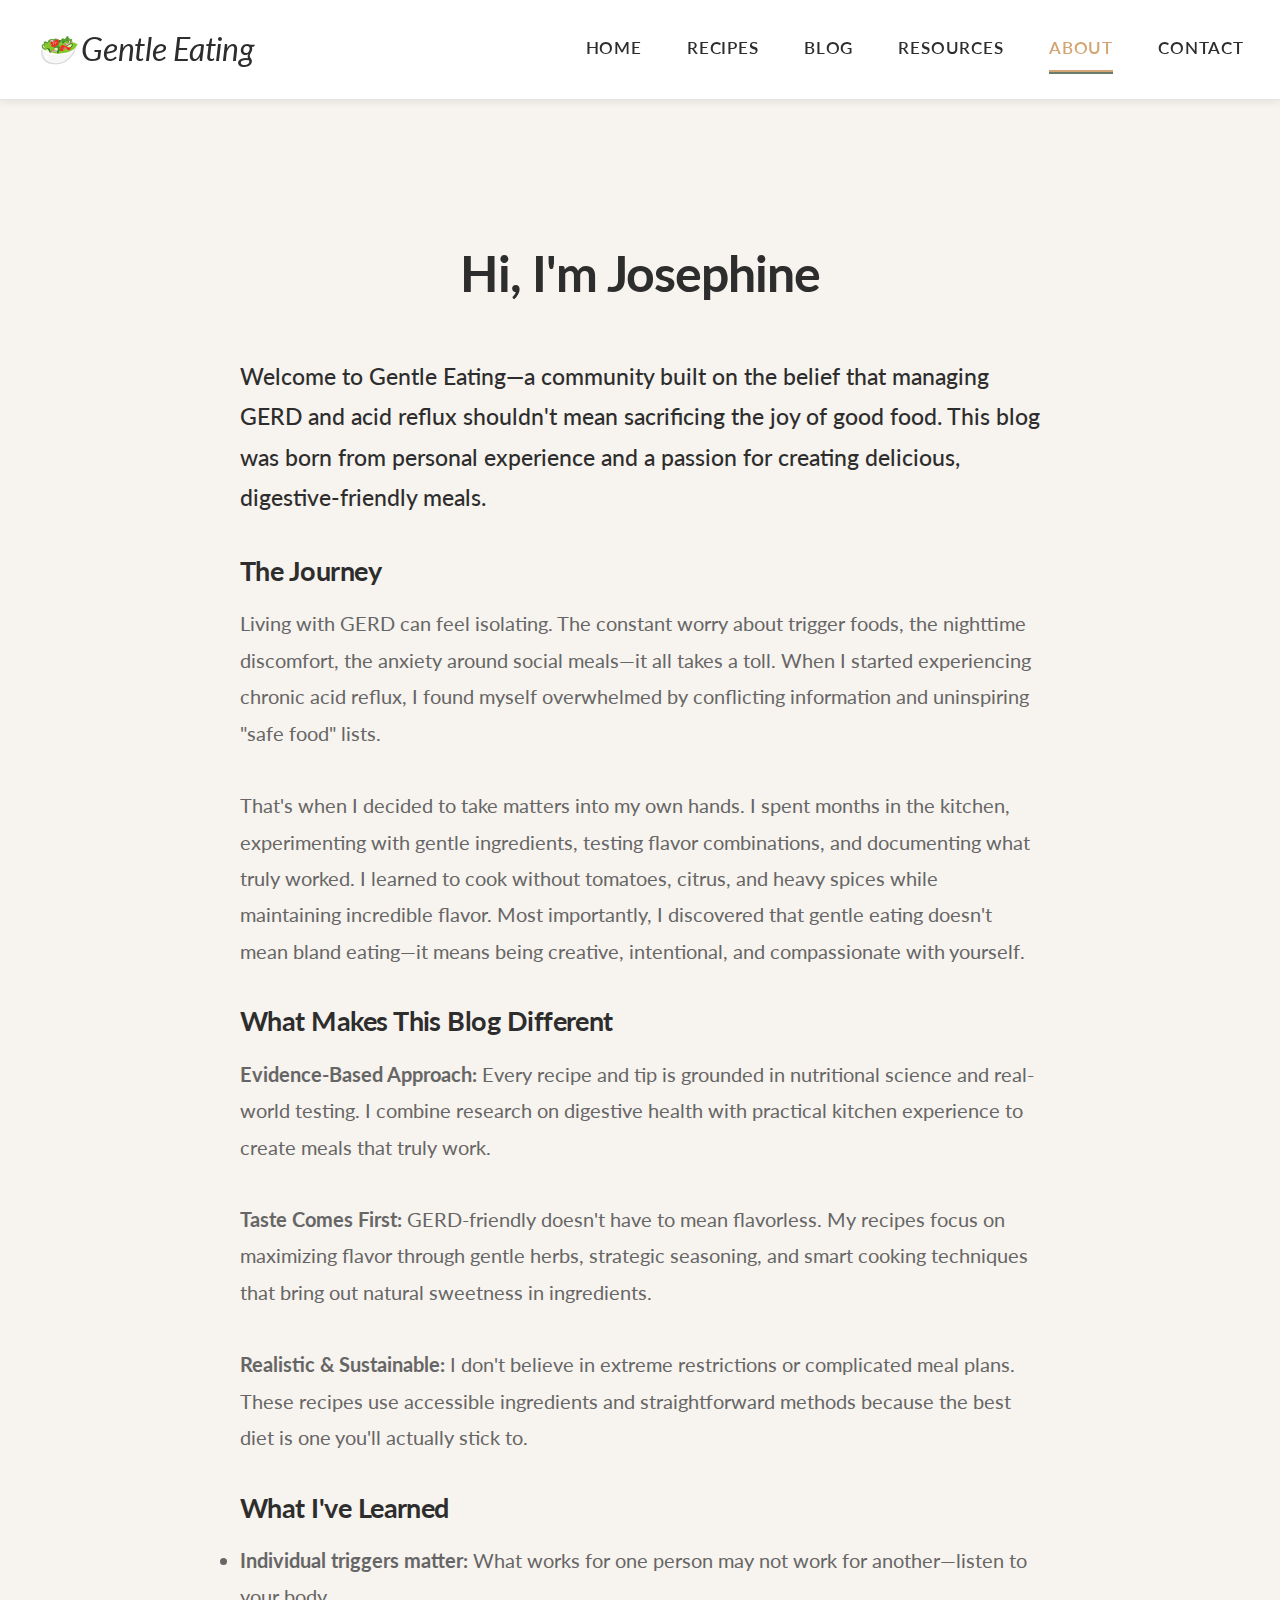
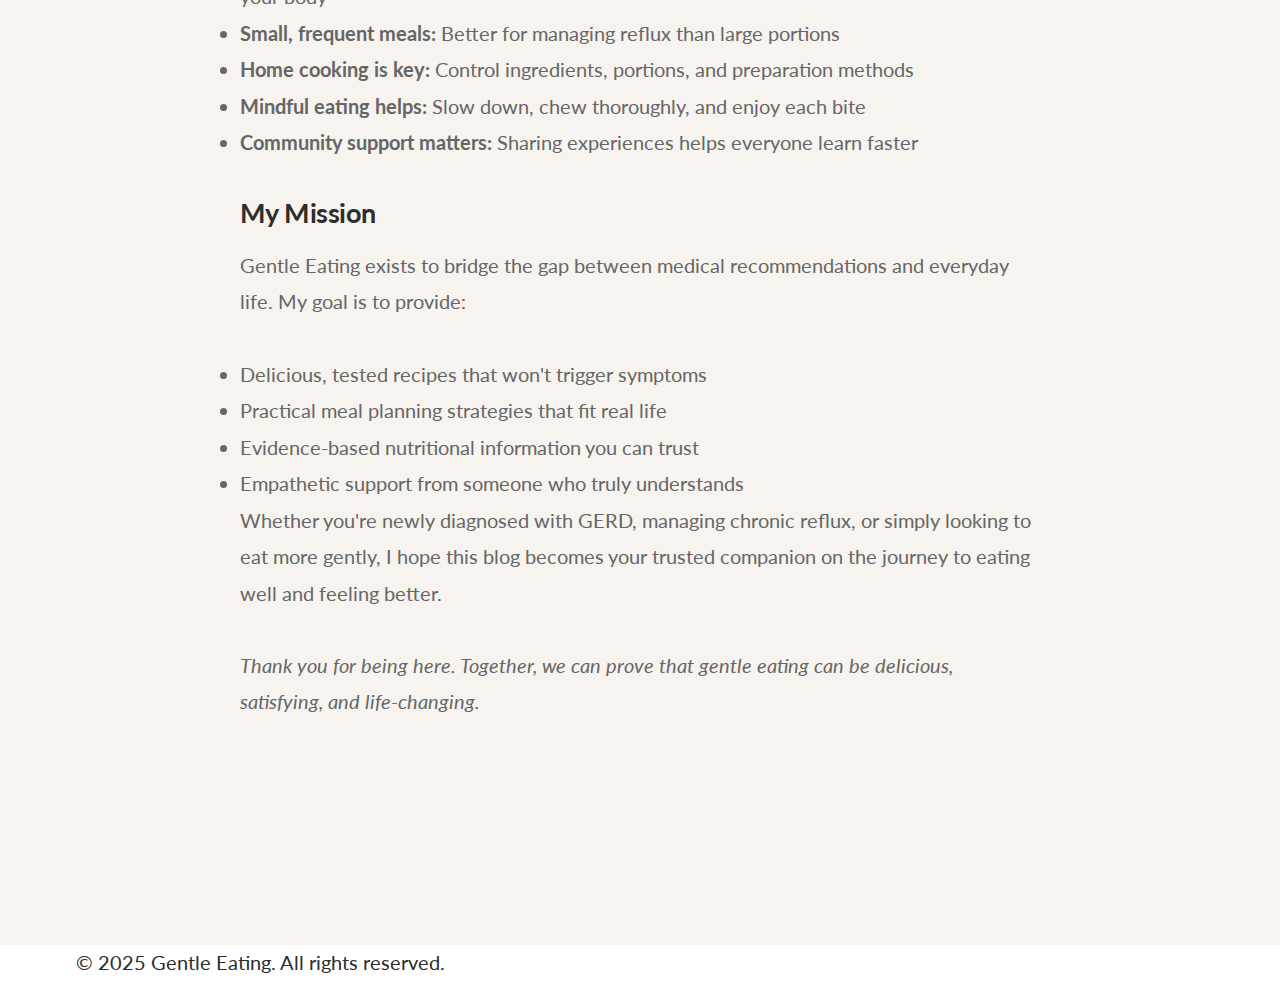
<file: pages/about.html>
<!DOCTYPE html>
<html lang="en">
<head>
    <meta charset="UTF-8">
    <meta name="viewport" content="width=device-width, initial-scale=1.0">
    <title>About | Gentle Eating</title>
    <meta name="description" content="Learn about Sarah's journey with GERD and how Gentle Eating was born from personal experience.">
    <link rel="preconnect" href="https://fonts.googleapis.com">
    <link rel="preconnect" href="https://fonts.gstatic.com" crossorigin>
    <link href="https://fonts.googleapis.com/css2?family=Lato:wght@400;700;900&family=Open+Sans:wght@400;600;700&display=swap" rel="stylesheet">
    <link rel="stylesheet" href="../css/styles.css">
    <link rel="stylesheet" href="../css/hero.css">
    <link rel="stylesheet" href="../css/about.css">
</head>
<body>
    <header class="header">
        <nav class="nav container">
            <div class="nav__brand">
                <a href="../index.html" class="nav__logo">🥗 Gentle Eating</a>
            </div>
            <ul class="nav__menu">
                <li class="nav__item"><a href="../index.html" class="nav__link">Home</a></li>
                <li class="nav__item"><a href="recipes.html" class="nav__link">Recipes</a></li>
                <li class="nav__item"><a href="blog.html" class="nav__link">Blog</a></li>
                <li class="nav__item"><a href="resources.html" class="nav__link">Resources</a></li>
                <li class="nav__item"><a href="about.html" class="nav__link nav__link--active">About</a></li>
                <li class="nav__item"><a href="contact.html" class="nav__link">Contact</a></li>
            </ul>
        </nav>
    </header>

    <main>
        <section class="about section section--beige">
            <div class="container">
                <div class="about__wrapper">
                    <div class="about__content about__content--full-width">
                        <h1 class="about__title">Hi, I'm Josephine</h1>
                        <div class="about__story">
                            <p>Welcome to Gentle Eating—a community built on the belief that managing GERD and acid reflux shouldn't mean sacrificing the joy of good food. This blog was born from personal experience and a passion for creating delicious, digestive-friendly meals.</p>
                            
                            <h2 style="font-size: 1.5rem; margin-top: 2rem; margin-bottom: 1rem;">The Journey</h2>
                            <p>Living with GERD can feel isolating. The constant worry about trigger foods, the nighttime discomfort, the anxiety around social meals—it all takes a toll. When I started experiencing chronic acid reflux, I found myself overwhelmed by conflicting information and uninspiring "safe food" lists.</p>
                            
                            <p>That's when I decided to take matters into my own hands. I spent months in the kitchen, experimenting with gentle ingredients, testing flavor combinations, and documenting what truly worked. I learned to cook without tomatoes, citrus, and heavy spices while maintaining incredible flavor. Most importantly, I discovered that gentle eating doesn't mean bland eating—it means being creative, intentional, and compassionate with yourself.</p>
                            
                            <h2 style="font-size: 1.5rem; margin-top: 2rem; margin-bottom: 1rem;">What Makes This Blog Different</h2>
                            <p><strong>Evidence-Based Approach:</strong> Every recipe and tip is grounded in nutritional science and real-world testing. I combine research on digestive health with practical kitchen experience to create meals that truly work.</p>
                            
                            <p><strong>Taste Comes First:</strong> GERD-friendly doesn't have to mean flavorless. My recipes focus on maximizing flavor through gentle herbs, strategic seasoning, and smart cooking techniques that bring out natural sweetness in ingredients.</p>
                            
                            <p><strong>Realistic & Sustainable:</strong> I don't believe in extreme restrictions or complicated meal plans. These recipes use accessible ingredients and straightforward methods because the best diet is one you'll actually stick to.</p>
                            
                            <h2 style="font-size: 1.5rem; margin-top: 2rem; margin-bottom: 1rem;">What I've Learned</h2>
                            <ul style="line-height: 1.8; color: var(--color-text-secondary);">
                                <li><strong>Individual triggers matter:</strong> What works for one person may not work for another—listen to your body</li>
                                <li><strong>Small, frequent meals:</strong> Better for managing reflux than large portions</li>
                                <li><strong>Home cooking is key:</strong> Control ingredients, portions, and preparation methods</li>
                                <li><strong>Mindful eating helps:</strong> Slow down, chew thoroughly, and enjoy each bite</li>
                                <li><strong>Community support matters:</strong> Sharing experiences helps everyone learn faster</li>
                            </ul>
                            
                            <h2 style="font-size: 1.5rem; margin-top: 2rem; margin-bottom: 1rem;">My Mission</h2>
                            <p>Gentle Eating exists to bridge the gap between medical recommendations and everyday life. My goal is to provide:</p>
                            <ul style="line-height: 1.8; color: var(--color-text-secondary);">
                                <li>Delicious, tested recipes that won't trigger symptoms</li>
                                <li>Practical meal planning strategies that fit real life</li>
                                <li>Evidence-based nutritional information you can trust</li>
                                <li>Empathetic support from someone who truly understands</li>
                            </ul>
                            
                            <p>Whether you're newly diagnosed with GERD, managing chronic reflux, or simply looking to eat more gently, I hope this blog becomes your trusted companion on the journey to eating well and feeling better.</p>
                            
                            <p style="margin-top: 2rem; font-style: italic;">Thank you for being here. Together, we can prove that gentle eating can be delicious, satisfying, and life-changing.</p>
                        </div>
                    </div>
                </div>
            </div>
        </section>
    </main>

    <footer class="footer">
        <div class="container">
            <p class="footer__copyright">© 2025 Gentle Eating. All rights reserved.</p>
        </div>
    </footer>

    <script src="../js/main.js"></script>
</body>
</html>
</file>
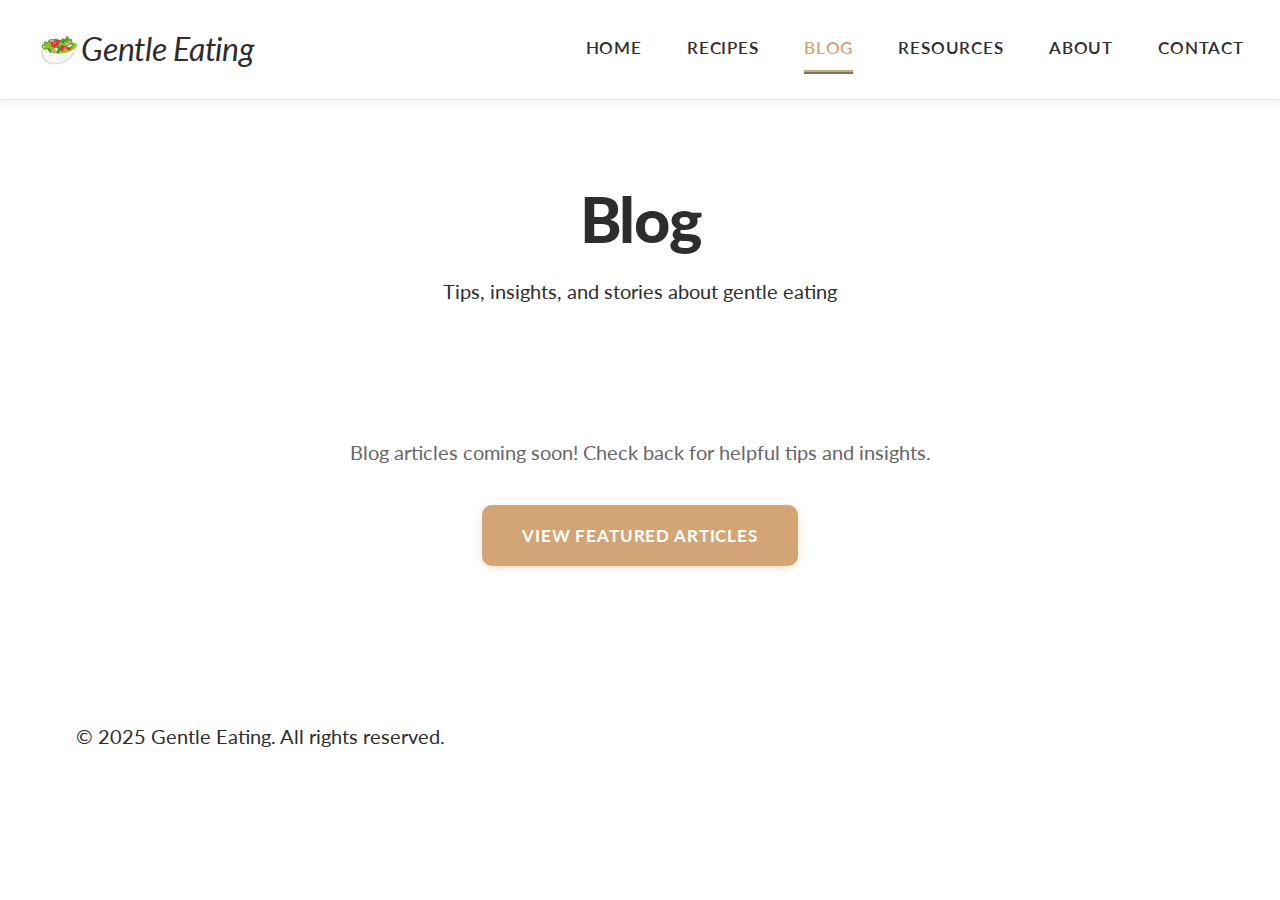
<file: pages/blog.html>
<!DOCTYPE html>
<html lang="en">
<head>
    <meta charset="UTF-8">
    <meta name="viewport" content="width=device-width, initial-scale=1.0">
    <title>Blog | Gentle Eating</title>
    <meta name="description" content="Articles, tips, and insights about living well with GERD and acid reflux.">
    <link rel="preconnect" href="https://fonts.googleapis.com">
    <link rel="preconnect" href="https://fonts.gstatic.com" crossorigin>
    <link href="https://fonts.googleapis.com/css2?family=Lato:wght@400;700;900&family=Open+Sans:wght@400;600;700&display=swap" rel="stylesheet">
    <link rel="stylesheet" href="../css/styles.css">
    <link rel="stylesheet" href="../css/hero.css">
    <link rel="stylesheet" href="../css/articles.css">
</head>
<body>
    <header class="header">
        <nav class="nav container">
            <div class="nav__brand">
                <a href="../index.html" class="nav__logo">🥗 Gentle Eating</a>
            </div>
            <ul class="nav__menu">
                <li class="nav__item"><a href="../index.html" class="nav__link">Home</a></li>
                <li class="nav__item"><a href="recipes.html" class="nav__link">Recipes</a></li>
                <li class="nav__item"><a href="blog.html" class="nav__link nav__link--active">Blog</a></li>
                <li class="nav__item"><a href="resources.html" class="nav__link">Resources</a></li>
                <li class="nav__item"><a href="about.html" class="nav__link">About</a></li>
                <li class="nav__item"><a href="contact.html" class="nav__link">Contact</a></li>
            </ul>
        </nav>
    </header>

    <main>
        <section class="section">
            <div class="container">
                <h1 class="section__title text-center">Blog</h1>
                <p class="section__subtitle text-center">Tips, insights, and stories about gentle eating</p>
                
                <div style="margin-top: 3rem; text-align: center; padding: 4rem 2rem;">
                    <p style="font-size: 1.125rem; color: var(--color-text-secondary); margin-bottom: 2rem;">
                        Blog articles coming soon! Check back for helpful tips and insights.
                    </p>
                    <a href="../index.html#articles" class="btn btn--primary">View Featured Articles</a>
                </div>
            </div>
        </section>
    </main>

    <footer class="footer">
        <div class="container">
            <p class="footer__copyright">© 2025 Gentle Eating. All rights reserved.</p>
        </div>
    </footer>

    <script src="../js/main.js"></script>
</body>
</html>
</file>
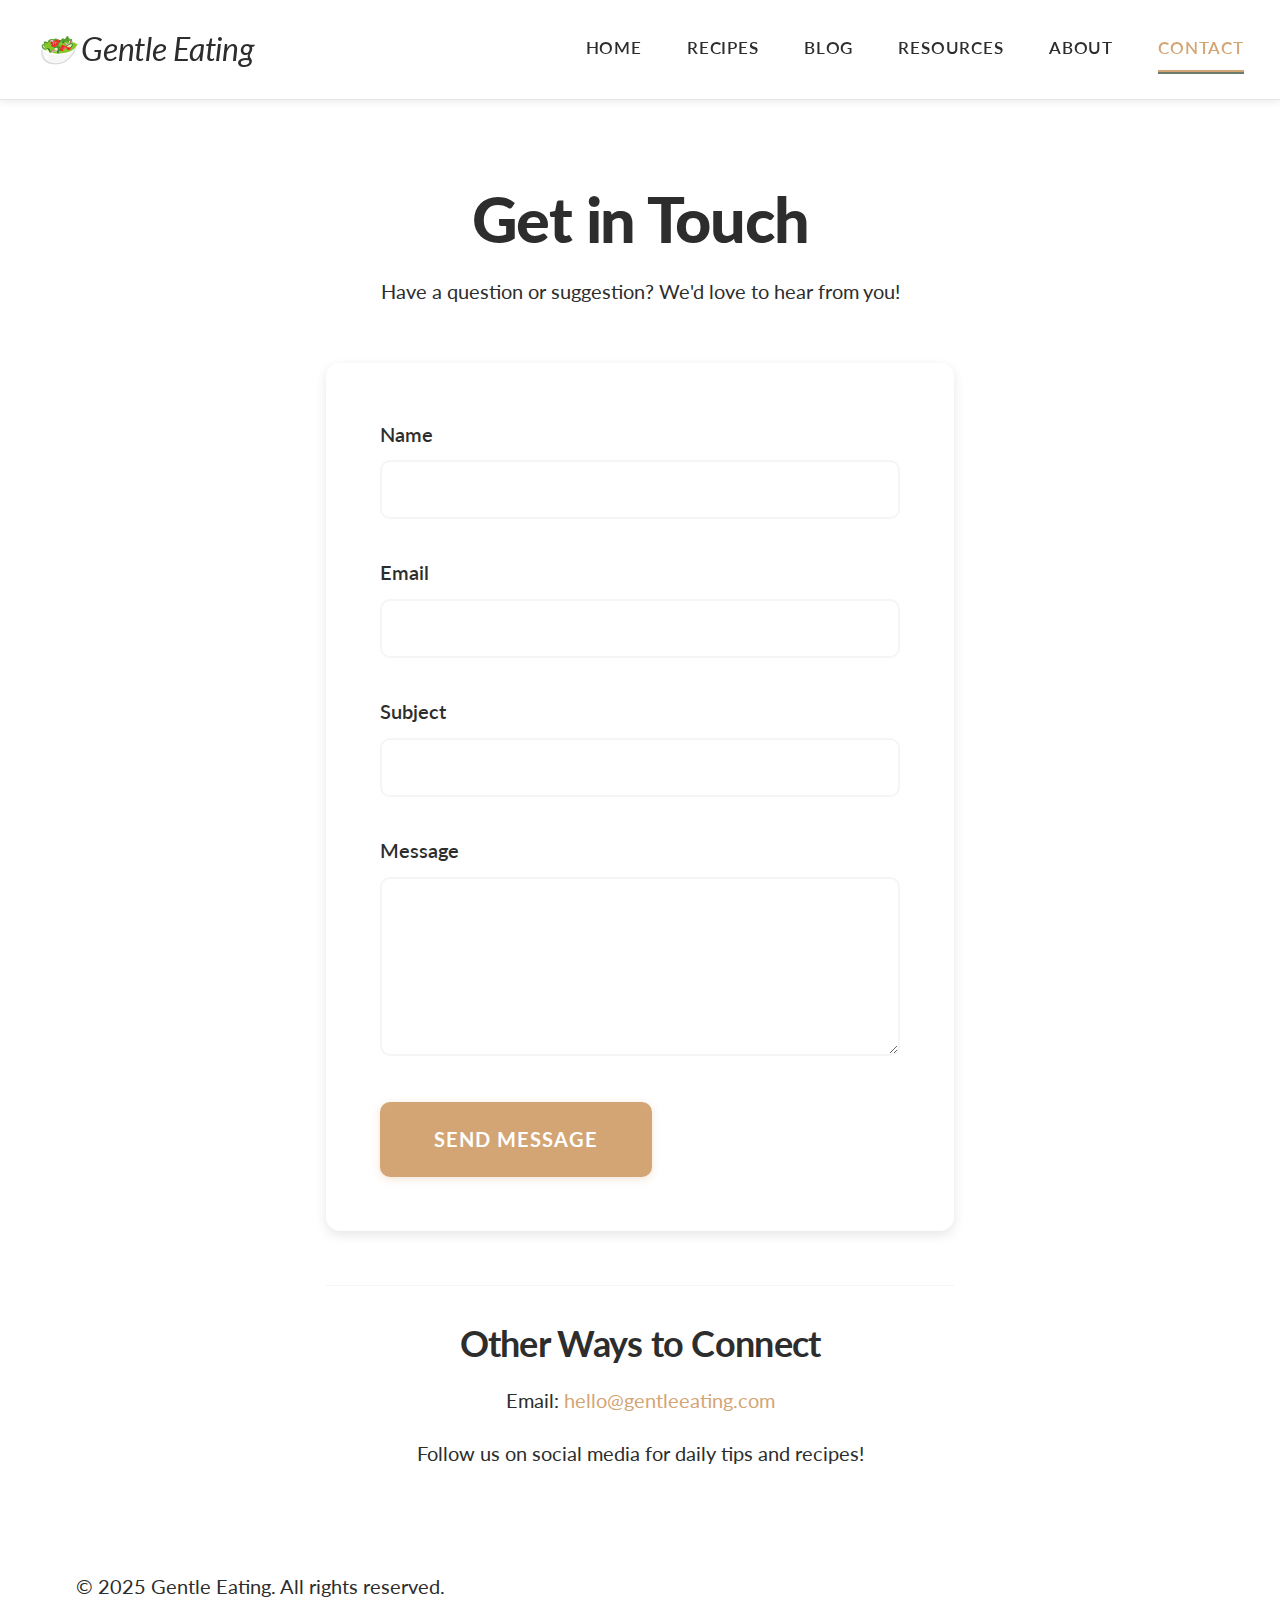
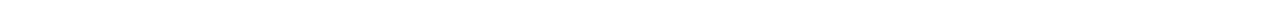
<file: pages/contact.html>
<!DOCTYPE html>
<html lang="en">
<head>
    <meta charset="UTF-8">
    <meta name="viewport" content="width=device-width, initial-scale=1.0">
    <title>Contact | Gentle Eating</title>
    <meta name="description" content="Get in touch with Gentle Eating.">
    <link rel="preconnect" href="https://fonts.googleapis.com">
    <link rel="preconnect" href="https://fonts.gstatic.com" crossorigin>
    <link href="https://fonts.googleapis.com/css2?family=Lato:wght@400;700;900&family=Open+Sans:wght@400;600;700&display=swap" rel="stylesheet">
    <link rel="stylesheet" href="../css/styles.css">
    <link rel="stylesheet" href="../css/hero.css">
    <link rel="stylesheet" href="../css/newsletter.css">
</head>
<body>
    <header class="header">
        <nav class="nav container">
            <div class="nav__brand">
                <a href="../index.html" class="nav__logo">🥗 Gentle Eating</a>
            </div>
            <ul class="nav__menu">
                <li class="nav__item"><a href="../index.html" class="nav__link">Home</a></li>
                <li class="nav__item"><a href="recipes.html" class="nav__link">Recipes</a></li>
                <li class="nav__item"><a href="blog.html" class="nav__link">Blog</a></li>
                <li class="nav__item"><a href="resources.html" class="nav__link">Resources</a></li>
                <li class="nav__item"><a href="about.html" class="nav__link">About</a></li>
                <li class="nav__item"><a href="contact.html" class="nav__link nav__link--active">Contact</a></li>
            </ul>
        </nav>
    </header>

    <main>
        <section class="section">
            <div class="container" style="max-width: 700px;">
                <h1 class="section__title text-center">Get in Touch</h1>
                <p class="section__subtitle text-center">Have a question or suggestion? We'd love to hear from you!</p>
                
                <form class="newsletter__form" style="margin-top: 3rem;">
                    <div class="form-group">
                        <label for="name">Name</label>
                        <input type="text" id="name" name="name" required>
                    </div>
                    
                    <div class="form-group">
                        <label for="email">Email</label>
                        <input type="email" id="email" name="email" required>
                    </div>
                    
                    <div class="form-group">
                        <label for="subject">Subject</label>
                        <input type="text" id="subject" name="subject" required>
                    </div>
                    
                    <div class="form-group">
                        <label for="message">Message</label>
                        <textarea id="message" name="message" rows="6" required></textarea>
                    </div>
                    
                    <button type="submit" class="btn btn--primary btn--large">Send Message</button>
                </form>
                
                <div style="margin-top: 3rem; text-align: center; padding-top: 2rem; border-top: 1px solid var(--color-pale-gray);">
                    <h3>Other Ways to Connect</h3>
                    <p style="margin-top: 1rem;">
                        Email: <a href="mailto:hello@gentleeating.com">hello@gentleeating.com</a>
                    </p>
                    <p style="margin-top: 0.5rem;">
                        Follow us on social media for daily tips and recipes!
                    </p>
                </div>
            </div>
        </section>
    </main>

    <footer class="footer">
        <div class="container">
            <p class="footer__copyright">© 2025 Gentle Eating. All rights reserved.</p>
        </div>
    </footer>

    <script src="../js/main.js"></script>
</body>
</html>
</file>
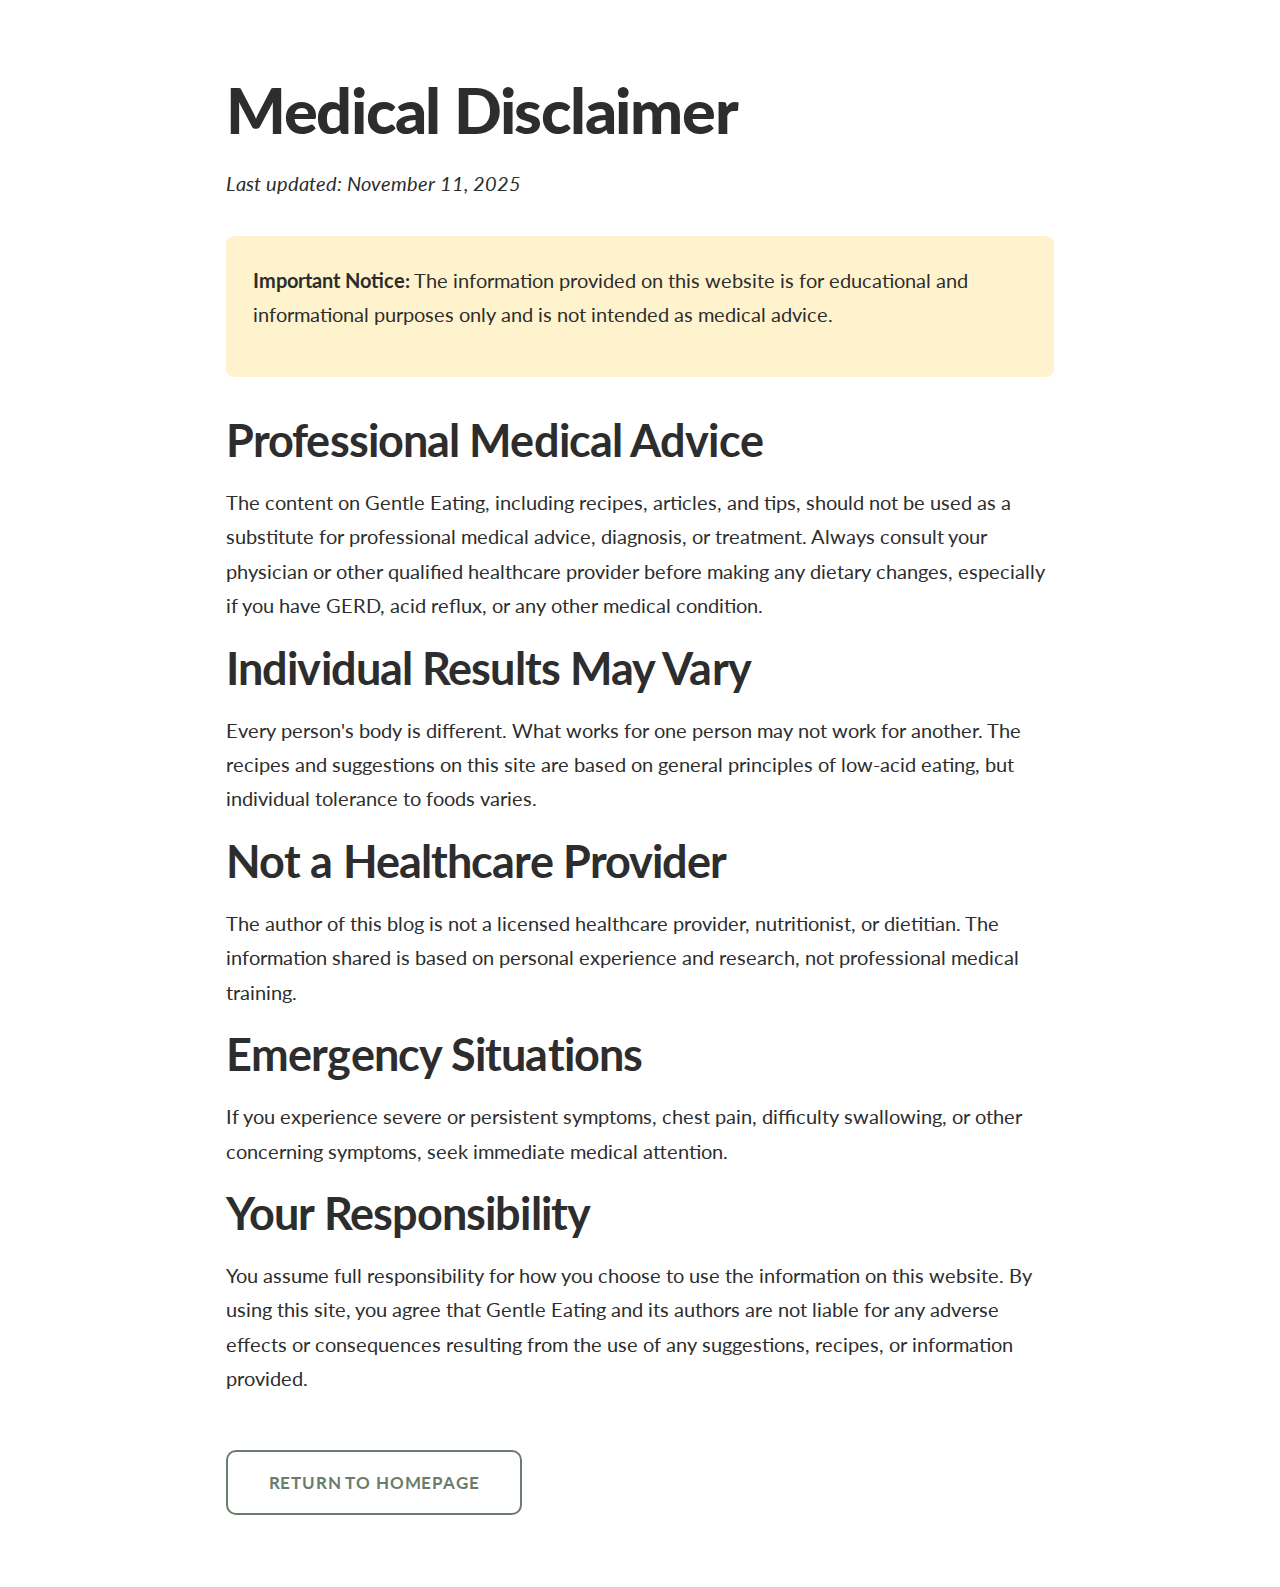
<file: pages/disclaimer.html>
<!DOCTYPE html>
<html lang="en">
<head>
    <meta charset="UTF-8">
    <meta name="viewport" content="width=device-width, initial-scale=1.0">
    <title>Medical Disclaimer | Gentle Eating</title>
    <link rel="preconnect" href="https://fonts.googleapis.com">
    <link rel="preconnect" href="https://fonts.gstatic.com" crossorigin>
    <link href="https://fonts.googleapis.com/css2?family=Lato:wght@400;700;900&family=Open+Sans:wght@400;600;700&display=swap" rel="stylesheet">
    <link rel="stylesheet" href="../css/styles.css">
</head>
<body>
    <div class="container" style="padding: 4rem 2rem; max-width: 900px;">
        <h1>Medical Disclaimer</h1>
        <p><em>Last updated: November 11, 2025</em></p>
        
        <div style="background-color: #fff3cd; padding: 1.5rem; border-radius: 8px; margin: 2rem 0;">
            <p><strong>Important Notice:</strong> The information provided on this website is for educational and informational purposes only and is not intended as medical advice.</p>
        </div>
        
        <h2>Professional Medical Advice</h2>
        <p>The content on Gentle Eating, including recipes, articles, and tips, should not be used as a substitute for professional medical advice, diagnosis, or treatment. Always consult your physician or other qualified healthcare provider before making any dietary changes, especially if you have GERD, acid reflux, or any other medical condition.</p>
        
        <h2>Individual Results May Vary</h2>
        <p>Every person's body is different. What works for one person may not work for another. The recipes and suggestions on this site are based on general principles of low-acid eating, but individual tolerance to foods varies.</p>
        
        <h2>Not a Healthcare Provider</h2>
        <p>The author of this blog is not a licensed healthcare provider, nutritionist, or dietitian. The information shared is based on personal experience and research, not professional medical training.</p>
        
        <h2>Emergency Situations</h2>
        <p>If you experience severe or persistent symptoms, chest pain, difficulty swallowing, or other concerning symptoms, seek immediate medical attention.</p>
        
        <h2>Your Responsibility</h2>
        <p>You assume full responsibility for how you choose to use the information on this website. By using this site, you agree that Gentle Eating and its authors are not liable for any adverse effects or consequences resulting from the use of any suggestions, recipes, or information provided.</p>
        
        <div style="margin-top: 3rem;">
            <a href="../index.html" class="btn btn--secondary">Return to Homepage</a>
        </div>
    </div>
</body>
</html>
</file>
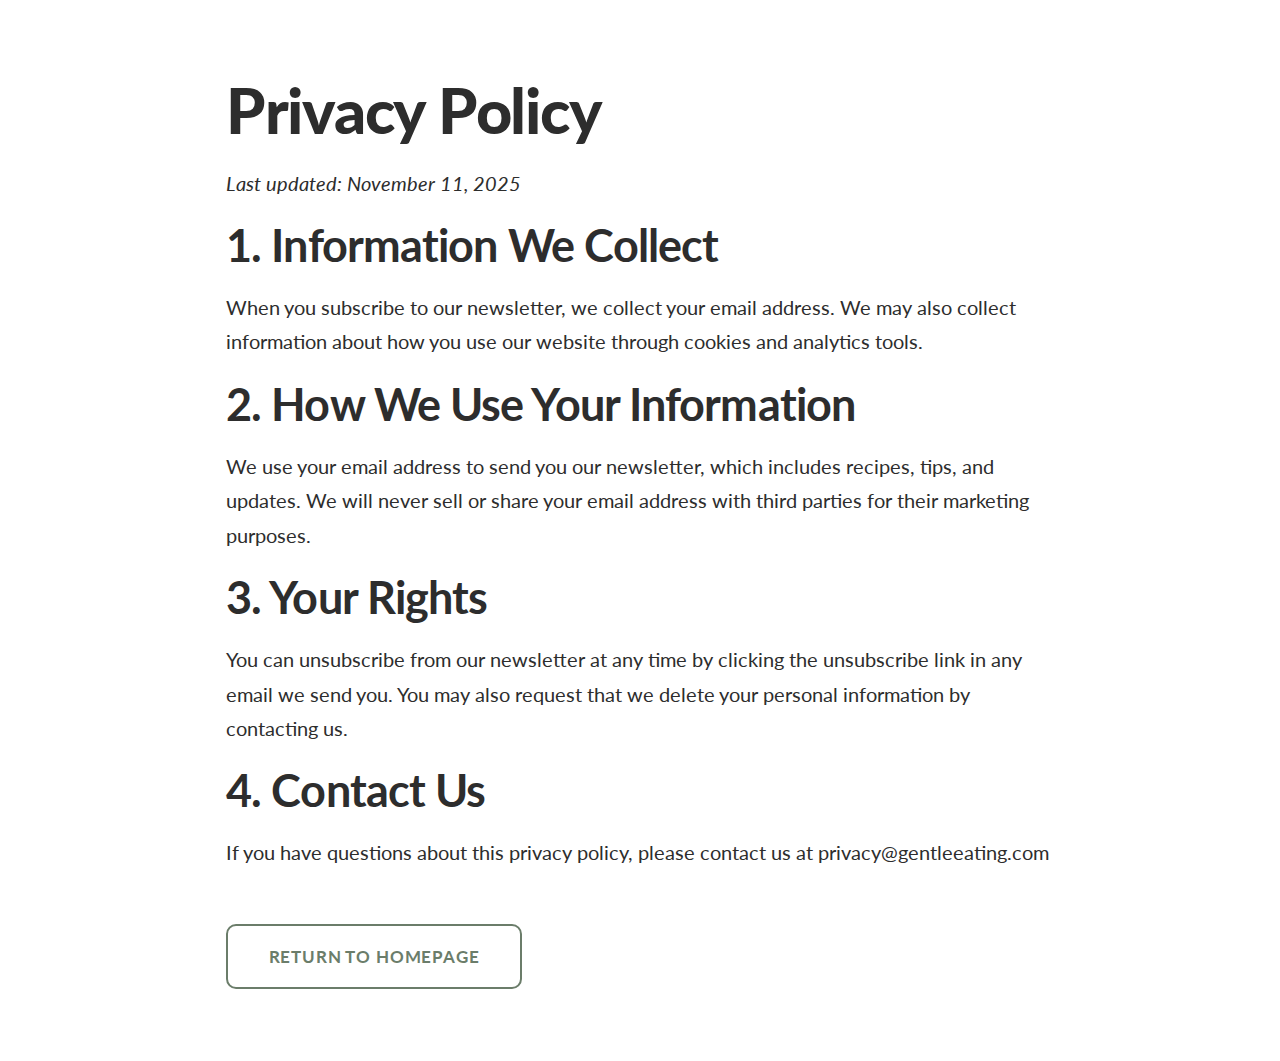
<file: pages/privacy.html>
<!DOCTYPE html>
<html lang="en">
<head>
    <meta charset="UTF-8">
    <meta name="viewport" content="width=device-width, initial-scale=1.0">
    <title>Privacy Policy | Gentle Eating</title>
    <link rel="preconnect" href="https://fonts.googleapis.com">
    <link rel="preconnect" href="https://fonts.gstatic.com" crossorigin>
    <link href="https://fonts.googleapis.com/css2?family=Lato:wght@400;700;900&family=Open+Sans:wght@400;600;700&display=swap" rel="stylesheet">
    <link rel="stylesheet" href="../css/styles.css">
</head>
<body>
    <div class="container" style="padding: 4rem 2rem; max-width: 900px;">
        <h1>Privacy Policy</h1>
        <p><em>Last updated: November 11, 2025</em></p>
        
        <h2>1. Information We Collect</h2>
        <p>When you subscribe to our newsletter, we collect your email address. We may also collect information about how you use our website through cookies and analytics tools.</p>
        
        <h2>2. How We Use Your Information</h2>
        <p>We use your email address to send you our newsletter, which includes recipes, tips, and updates. We will never sell or share your email address with third parties for their marketing purposes.</p>
        
        <h2>3. Your Rights</h2>
        <p>You can unsubscribe from our newsletter at any time by clicking the unsubscribe link in any email we send you. You may also request that we delete your personal information by contacting us.</p>
        
        <h2>4. Contact Us</h2>
        <p>If you have questions about this privacy policy, please contact us at privacy@gentleeating.com</p>
        
        <div style="margin-top: 3rem;">
            <a href="../index.html" class="btn btn--secondary">Return to Homepage</a>
        </div>
    </div>
</body>
</html>
</file>
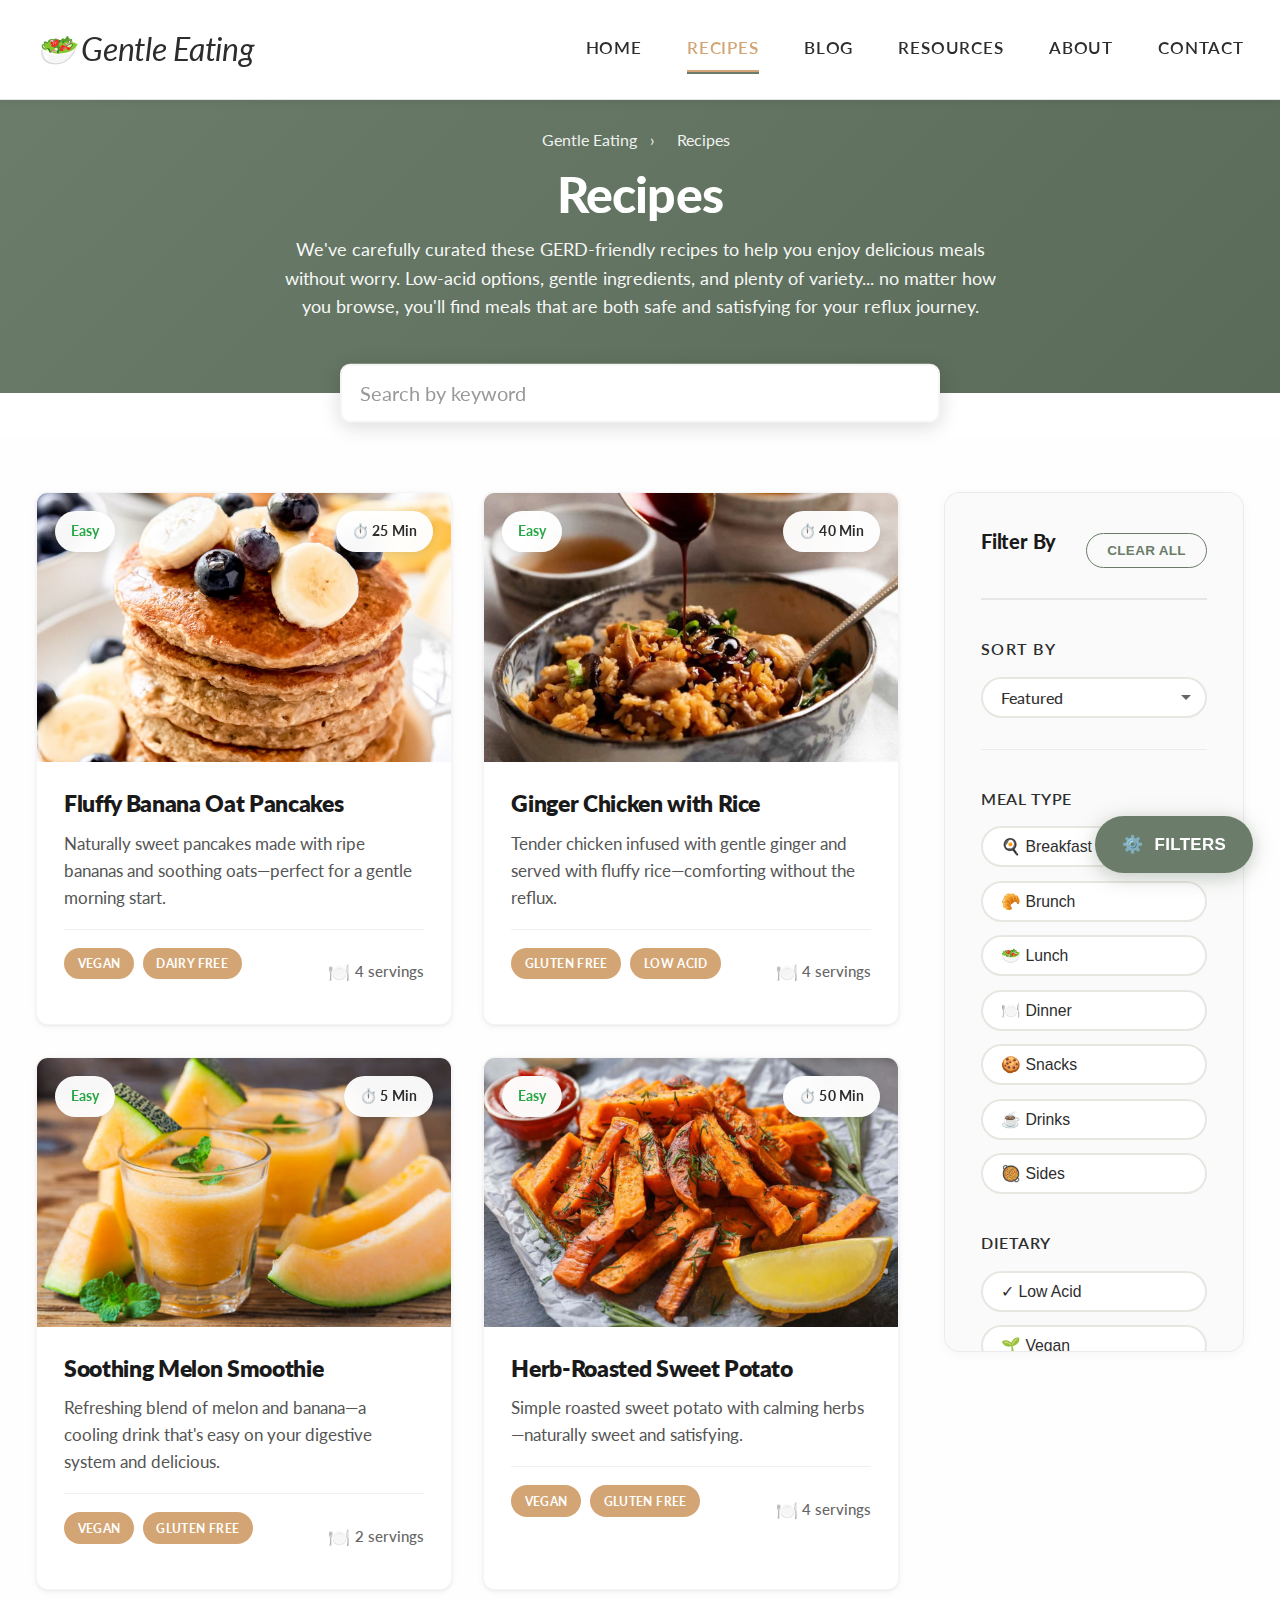
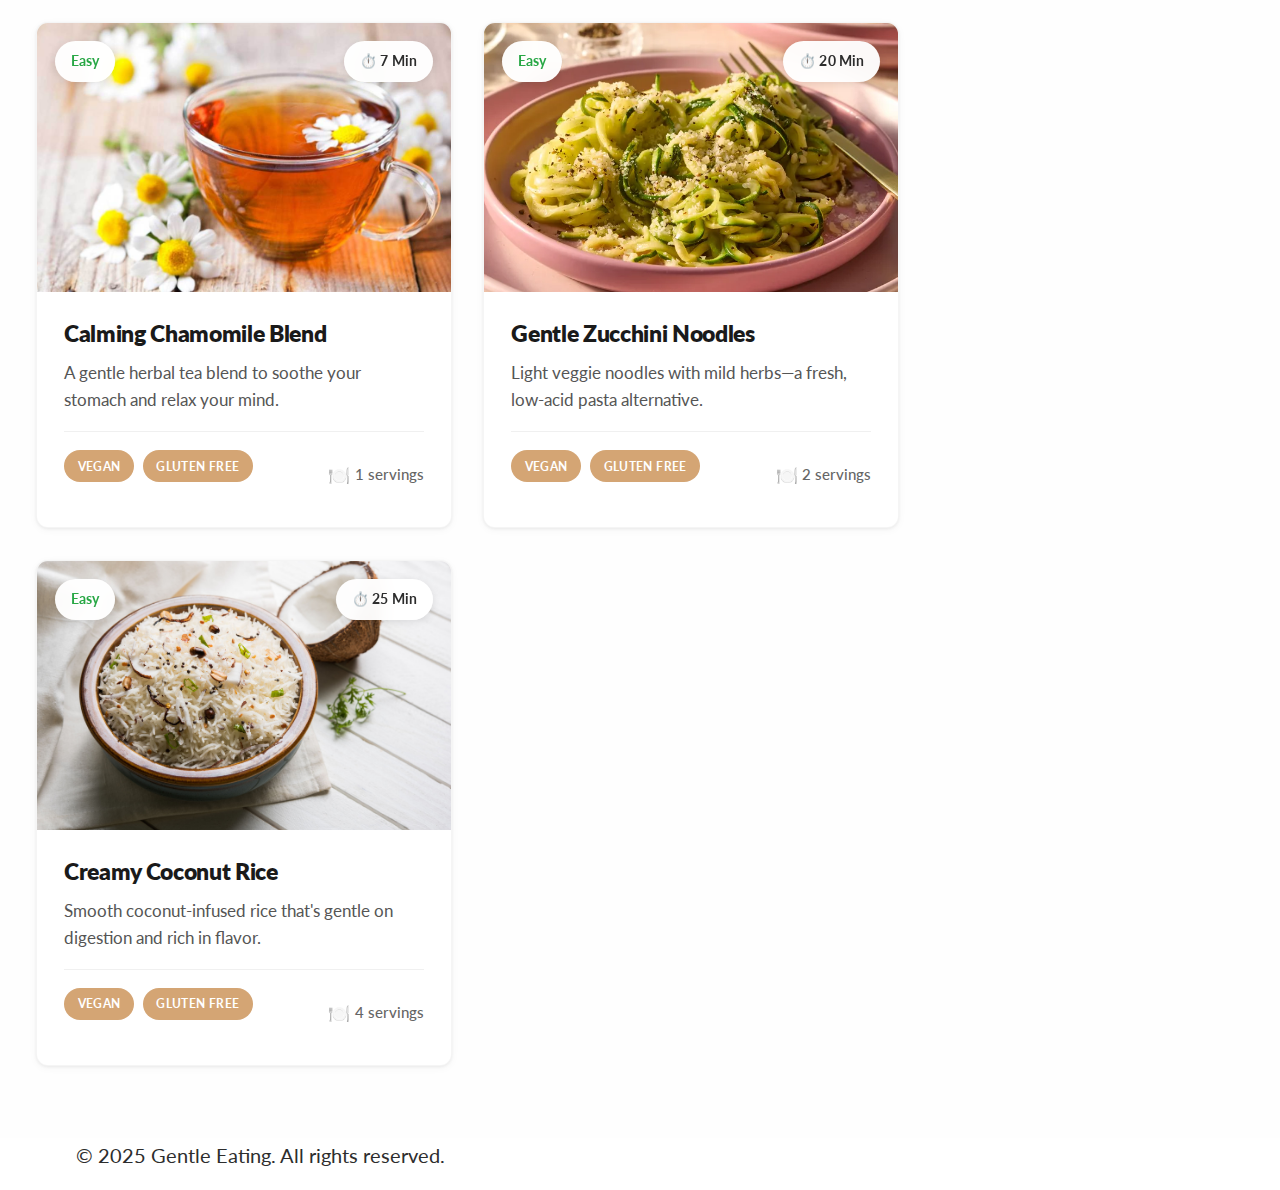
<file: pages/recipes.html>
<!DOCTYPE html>
<html lang="en">
<head>
    <meta charset="UTF-8">
    <meta name="viewport" content="width=device-width, initial-scale=1.0">
    <title>All Recipes | Gentle Eating</title>
    <meta name="description" content="Browse all GERD-friendly and acid reflux-safe recipes.">
    <link rel="preconnect" href="https://fonts.googleapis.com">
    <link rel="preconnect" href="https://fonts.gstatic.com" crossorigin>
    <link href="https://fonts.googleapis.com/css2?family=Lato:wght@400;700;900&family=Open+Sans:wght@400;600;700&display=swap" rel="stylesheet">
    <link rel="stylesheet" href="../css/styles.css">
    <link rel="stylesheet" href="../css/hero.css">
    <link rel="stylesheet" href="../css/recipes.css">
    <link rel="stylesheet" href="../css/recipes-filters.css">
</head>
<body>
    <header class="header">
        <nav class="nav container">
            <div class="nav__brand">
                <a href="../index.html" class="nav__logo">🥗 Gentle Eating</a>
            </div>
            <button class="nav__toggle" aria-label="Toggle navigation menu" aria-expanded="false">
                <span class="nav__toggle-icon"></span>
            </button>
            <ul class="nav__menu">
                <li class="nav__item"><a href="../index.html" class="nav__link">Home</a></li>
                <li class="nav__item"><a href="recipes.html" class="nav__link nav__link--active">Recipes</a></li>
                <li class="nav__item"><a href="blog.html" class="nav__link">Blog</a></li>
                <li class="nav__item"><a href="resources.html" class="nav__link">Resources</a></li>
                <li class="nav__item"><a href="about.html" class="nav__link">About</a></li>
                <li class="nav__item"><a href="contact.html" class="nav__link">Contact</a></li>
            </ul>
        </nav>
    </header>

    <main>
        <!-- Hero Section with Search -->
        <section class="recipes-hero">
            <div class="container">
                <div class="recipes-hero__content">
                    <nav class="recipes-hero__breadcrumb">
                        <a href="../index.html">Gentle Eating</a>
                        <span>›</span>
                        <span>Recipes</span>
                    </nav>
                    <h1 class="recipes-hero__title">Recipes</h1>
                    <p class="recipes-hero__description">
                        We've carefully curated these GERD-friendly recipes to help you enjoy delicious meals without worry. 
                        Low-acid options, gentle ingredients, and plenty of variety... no matter how you browse, 
                        you'll find meals that are both safe and satisfying for your reflux journey.
                    </p>
                    <div class="recipes-hero__search">
                        <input 
                            type="text" 
                            class="recipes-hero__search-input" 
                            id="recipeSearch" 
                            placeholder="Search by keyword"
                            aria-label="Search recipes"
                        >
                        <button class="search__clear" id="searchClear" aria-label="Clear search">×</button>
                    </div>
                </div>
            </div>
        </section>

        <!-- Main Content Area with Sidebar -->
        <section class="section recipes-section">
            <div class="container-full">
                <div class="recipes-layout">
                    <!-- Main Recipes Area -->
                    <div class="recipes-main">
                        <!-- Recipes Grid -->
                        <div class="recipes__grid grid grid--2-cols" id="recipesGrid">
                            <!-- Recipe cards will be dynamically inserted here -->
                        </div>

                        <!-- No Results Message -->
                        <div class="recipes__no-results" id="noResults" style="display: none;">
                            <div class="recipes__no-results-icon">😔</div>
                            <h3 class="recipes__no-results-title">No recipes found</h3>
                            <p class="recipes__no-results-text">Try adjusting your filters or search terms</p>
                            <button class="recipes__no-results-button" id="clearAllFilters">Clear All Filters</button>
                        </div>
                    </div>

                    <!-- Sidebar Filters -->
                    <aside class="recipes-sidebar" id="filtersSidebar">
                        <button class="filters__mobile-close" id="filtersMobileClose" aria-label="Close filters" style="display: none;">×</button>
                        
                        <div class="sidebar-filters">
                            <div class="sidebar-filters__header">
                                <h2 class="sidebar-filters__title">
                                    <span>Filter By</span>
                                </h2>
                                <button class="sidebar-filters__clear" id="sidebarClearAll">Clear All</button>
                            </div>

                            <!-- Sort -->
                            <div class="filters__sort-wrapper">
                                <label class="filters__sort-label" for="sortSelect">Sort by</label>
                                <select class="filters__sort-select" id="sortSelect">
                                    <option value="featured">Featured</option>
                                    <option value="newest">Newest First</option>
                                    <option value="title-asc">A to Z</option>
                                    <option value="title-desc">Z to A</option>
                                    <option value="quick">Quickest First</option>
                                </select>
                            </div>

                            <!-- Meal Types -->
                            <div class="filters__section">
                                <div class="filters__section-title">Meal Type</div>
                                <div class="filters__chips" id="mealTypeFilters">
                                    <button class="filter-chip" data-filter="mealType" data-value="breakfast">
                                        <span>🍳 Breakfast</span>
                                    </button>
                                    <button class="filter-chip" data-filter="mealType" data-value="brunch">
                                        <span>🥐 Brunch</span>
                                    </button>
                                    <button class="filter-chip" data-filter="mealType" data-value="lunch">
                                        <span>🥗 Lunch</span>
                                    </button>
                                    <button class="filter-chip" data-filter="mealType" data-value="dinner">
                                        <span>🍽️ Dinner</span>
                                    </button>
                                    <button class="filter-chip" data-filter="mealType" data-value="snacks">
                                        <span>🍪 Snacks</span>
                                    </button>
                                    <button class="filter-chip" data-filter="mealType" data-value="drinks">
                                        <span>☕ Drinks</span>
                                    </button>
                                    <button class="filter-chip" data-filter="mealType" data-value="side-dish">
                                        <span>🥘 Sides</span>
                                    </button>
                                </div>
                            </div>

                            <!-- Dietary Tags -->
                            <div class="filters__section">
                                <div class="filters__section-title">Dietary</div>
                                <div class="filters__chips" id="dietaryFilters">
                                    <button class="filter-chip" data-filter="dietary" data-value="low-acid" data-type="dietary">
                                        <span>✓ Low Acid</span>
                                    </button>
                                    <button class="filter-chip" data-filter="dietary" data-value="vegan" data-type="dietary">
                                        <span>🌱 Vegan</span>
                                    </button>
                                    <button class="filter-chip" data-filter="dietary" data-value="gluten-free" data-type="dietary">
                                        <span>🌾 Gluten-Free</span>
                                    </button>
                                    <button class="filter-chip" data-filter="dietary" data-value="dairy-free" data-type="dietary">
                                        <span>🥛 Dairy-Free</span>
                                    </button>
                                </div>
                            </div>

                            <!-- Cook Time -->
                            <div class="filters__section">
                                <div class="filters__section-title">Prep Time</div>
                                <div class="filters__chips" id="timeFilters">
                                    <button class="filter-chip" data-filter="time" data-value="quick" data-type="time">
                                        <span>⚡ Quick (&lt;30 min)</span>
                                    </button>
                                    <button class="filter-chip" data-filter="time" data-value="moderate" data-type="time">
                                        <span>⏱️ Moderate (30-60 min)</span>
                                    </button>
                                </div>
                            </div>

                            <!-- Key Ingredients -->
                            <div class="filters__section">
                                <div class="filters__section-title">Key Ingredients</div>
                                <div class="filters__chips" id="ingredientFilters">
                                    <button class="filter-chip" data-filter="ingredient" data-value="oats">
                                        <span>Oats</span>
                                    </button>
                                    <button class="filter-chip" data-filter="ingredient" data-value="chicken">
                                        <span>Chicken</span>
                                    </button>
                                    <button class="filter-chip" data-filter="ingredient" data-value="rice">
                                        <span>Rice</span>
                                    </button>
                                    <button class="filter-chip" data-filter="ingredient" data-value="banana">
                                        <span>Banana</span>
                                    </button>
                                    <button class="filter-chip" data-filter="ingredient" data-value="sweet-potato">
                                        <span>Sweet Potato</span>
                                    </button>
                                    <button class="filter-chip" data-filter="ingredient" data-value="ginger">
                                        <span>Ginger</span>
                                    </button>
                                    <button class="filter-chip" data-filter="ingredient" data-value="coconut">
                                        <span>Coconut</span>
                                    </button>
                                    <button class="filter-chip" data-filter="ingredient" data-value="herbs">
                                        <span>Herbs</span>
                                    </button>
                                </div>
                            </div>
                        </div>
                    </aside>
                </div>
            </div>
        </section>

        <!-- Mobile Filter Toggle Button -->
        <button class="filters__mobile-toggle" id="filtersMobileToggle">
            <span>⚙️</span>
            <span>Filters</span>
        </button>
    </main>

    <footer class="footer">
        <div class="container">
            <p class="footer__copyright">© 2025 Gentle Eating. All rights reserved.</p>
        </div>
    </footer>

    <script src="../js/main.js"></script>
    <script src="../js/recipes-display.js"></script>
    <script src="../js/recipes-filter.js"></script>
</body>
</html>
</file>
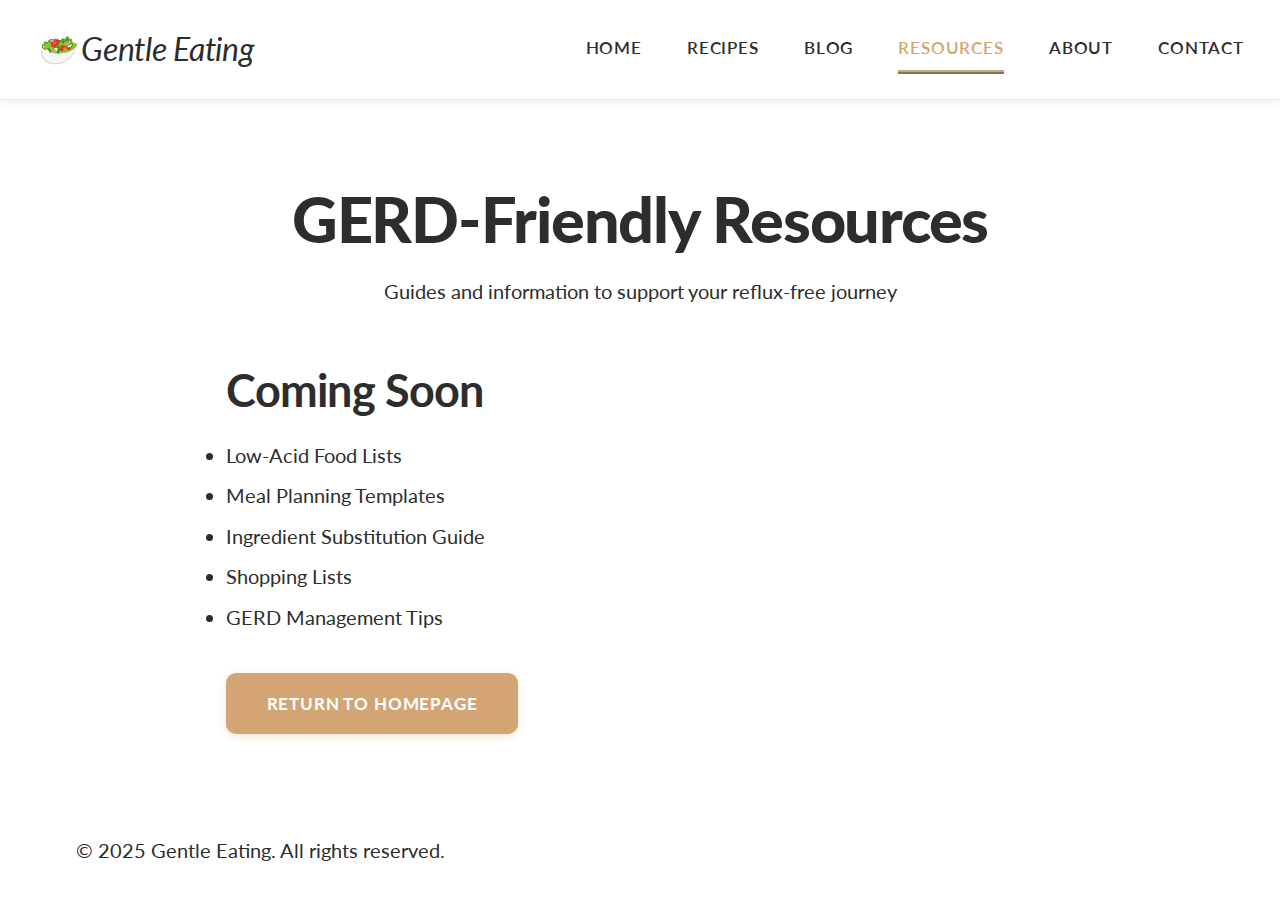
<file: pages/resources.html>
<!DOCTYPE html>
<html lang="en">
<head>
    <meta charset="UTF-8">
    <meta name="viewport" content="width=device-width, initial-scale=1.0">
    <title>Resources | Gentle Eating</title>
    <meta name="description" content="Helpful resources and guides for managing GERD and acid reflux through diet.">
    <link rel="preconnect" href="https://fonts.googleapis.com">
    <link rel="preconnect" href="https://fonts.gstatic.com" crossorigin>
    <link href="https://fonts.googleapis.com/css2?family=Lato:wght@400;700;900&family=Open+Sans:wght@400;600;700&display=swap" rel="stylesheet">
    <link rel="stylesheet" href="../css/styles.css">
    <link rel="stylesheet" href="../css/hero.css">
</head>
<body>
    <header class="header">
        <nav class="nav container">
            <div class="nav__brand">
                <a href="../index.html" class="nav__logo">🥗 Gentle Eating</a>
            </div>
            <ul class="nav__menu">
                <li class="nav__item"><a href="../index.html" class="nav__link">Home</a></li>
                <li class="nav__item"><a href="recipes.html" class="nav__link">Recipes</a></li>
                <li class="nav__item"><a href="blog.html" class="nav__link">Blog</a></li>
                <li class="nav__item"><a href="resources.html" class="nav__link nav__link--active">Resources</a></li>
                <li class="nav__item"><a href="about.html" class="nav__link">About</a></li>
                <li class="nav__item"><a href="contact.html" class="nav__link">Contact</a></li>
            </ul>
        </nav>
    </header>

    <main>
        <section class="section">
            <div class="container" style="max-width: 900px;">
                <h1 class="section__title text-center">GERD-Friendly Resources</h1>
                <p class="section__subtitle text-center">Guides and information to support your reflux-free journey</p>
                
                <div style="margin-top: 3rem;">
                    <h2>Coming Soon</h2>
                    <ul style="line-height: 2; font-size: 1.125rem;">
                        <li>Low-Acid Food Lists</li>
                        <li>Meal Planning Templates</li>
                        <li>Ingredient Substitution Guide</li>
                        <li>Shopping Lists</li>
                        <li>GERD Management Tips</li>
                    </ul>
                    
                    <p style="margin-top: 2rem;">
                        <a href="../index.html" class="btn btn--primary">Return to Homepage</a>
                    </p>
                </div>
            </div>
        </section>
    </main>

    <footer class="footer">
        <div class="container">
            <p class="footer__copyright">© 2025 Gentle Eating. All rights reserved.</p>
        </div>
    </footer>

    <script src="../js/main.js"></script>
</body>
</html>
</file>
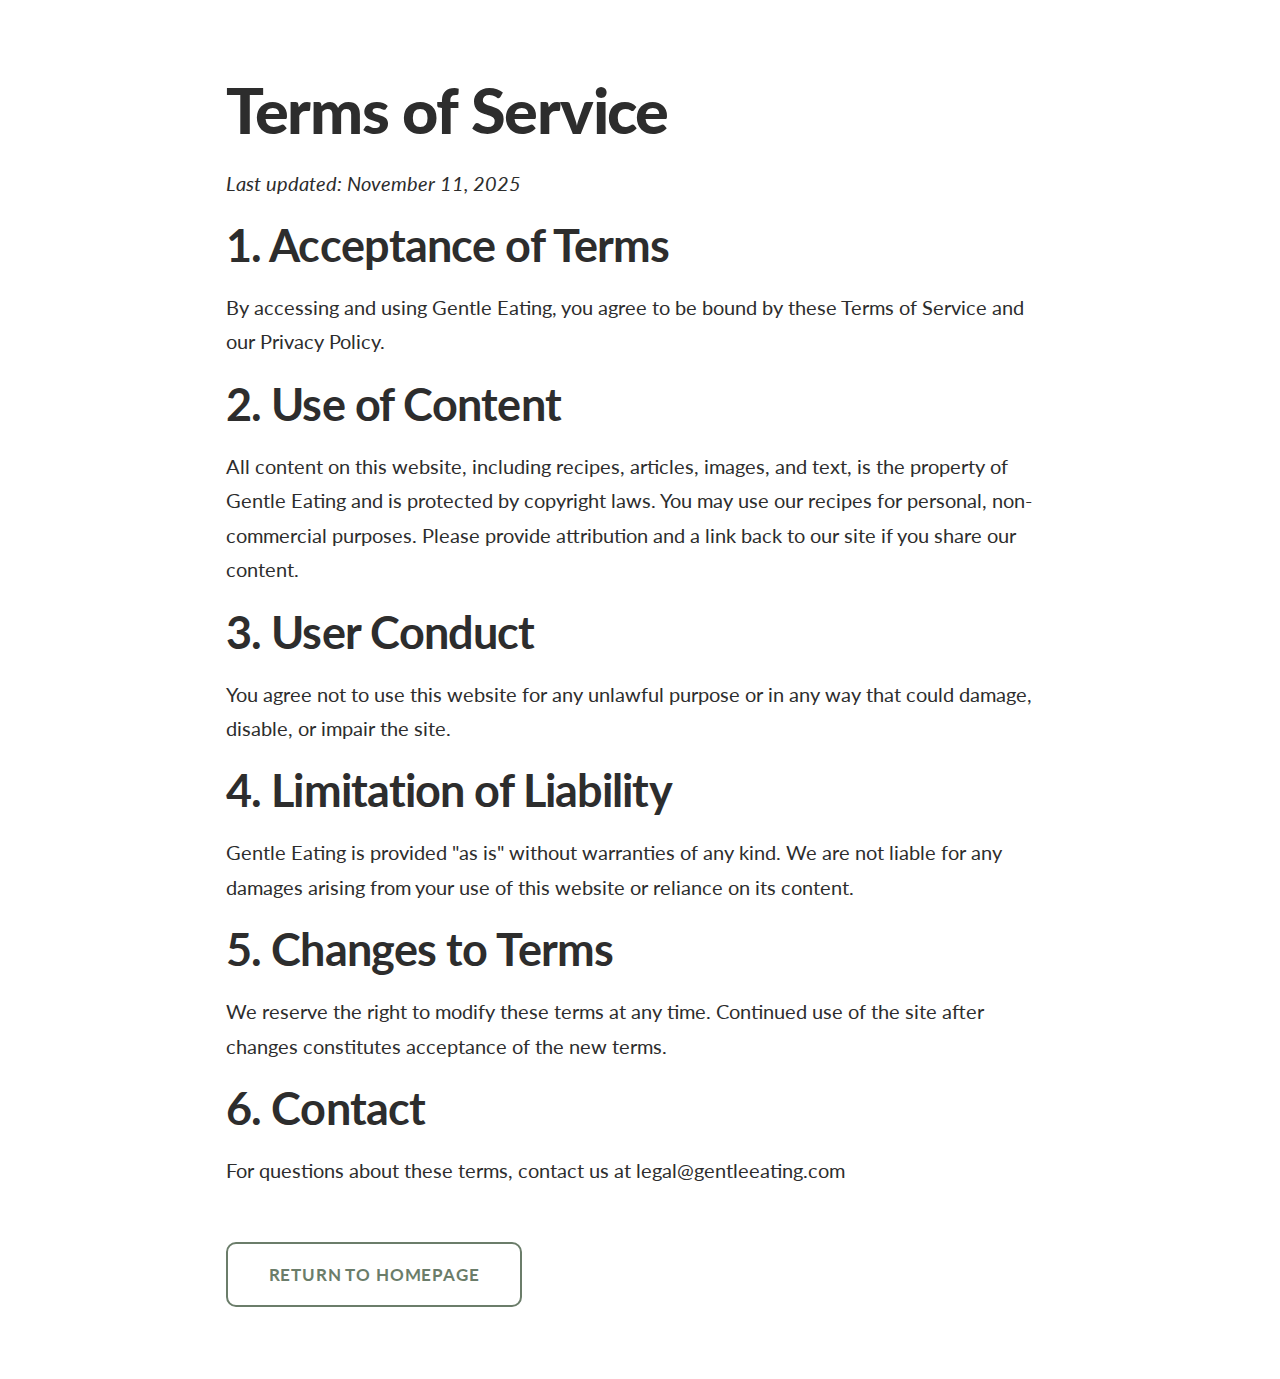
<file: pages/terms.html>
<!DOCTYPE html>
<html lang="en">
<head>
    <meta charset="UTF-8">
    <meta name="viewport" content="width=device-width, initial-scale=1.0">
    <title>Terms of Service | Gentle Eating</title>
    <link rel="preconnect" href="https://fonts.googleapis.com">
    <link rel="preconnect" href="https://fonts.gstatic.com" crossorigin>
    <link href="https://fonts.googleapis.com/css2?family=Lato:wght@400;700;900&family=Open+Sans:wght@400;600;700&display=swap" rel="stylesheet">
    <link rel="stylesheet" href="../css/styles.css">
</head>
<body>
    <div class="container" style="padding: 4rem 2rem; max-width: 900px;">
        <h1>Terms of Service</h1>
        <p><em>Last updated: November 11, 2025</em></p>
        
        <h2>1. Acceptance of Terms</h2>
        <p>By accessing and using Gentle Eating, you agree to be bound by these Terms of Service and our Privacy Policy.</p>
        
        <h2>2. Use of Content</h2>
        <p>All content on this website, including recipes, articles, images, and text, is the property of Gentle Eating and is protected by copyright laws. You may use our recipes for personal, non-commercial purposes. Please provide attribution and a link back to our site if you share our content.</p>
        
        <h2>3. User Conduct</h2>
        <p>You agree not to use this website for any unlawful purpose or in any way that could damage, disable, or impair the site.</p>
        
        <h2>4. Limitation of Liability</h2>
        <p>Gentle Eating is provided "as is" without warranties of any kind. We are not liable for any damages arising from your use of this website or reliance on its content.</p>
        
        <h2>5. Changes to Terms</h2>
        <p>We reserve the right to modify these terms at any time. Continued use of the site after changes constitutes acceptance of the new terms.</p>
        
        <h2>6. Contact</h2>
        <p>For questions about these terms, contact us at legal@gentleeating.com</p>
        
        <div style="margin-top: 3rem;">
            <a href="../index.html" class="btn btn--secondary">Return to Homepage</a>
        </div>
    </div>
</body>
</html>
</file>
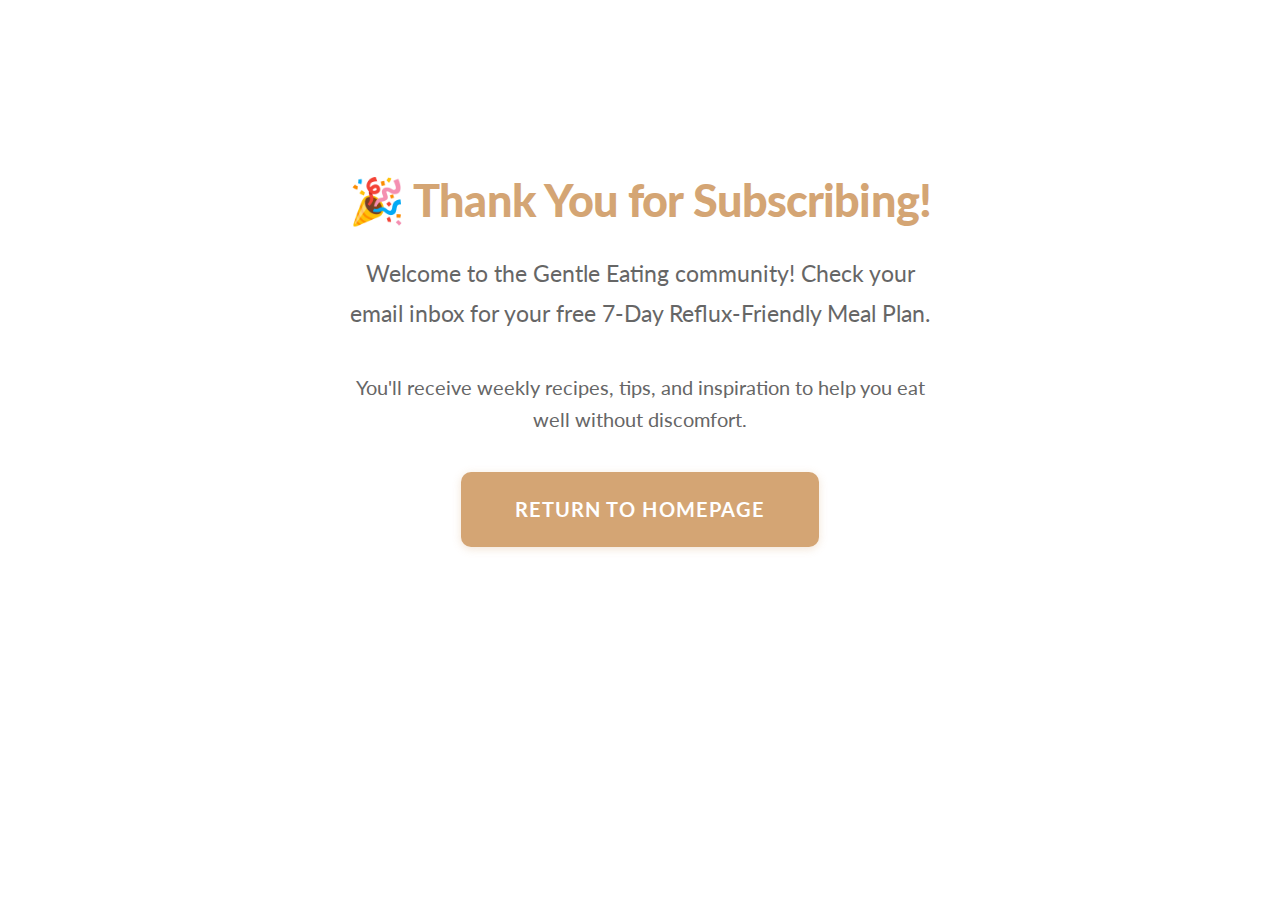
<file: pages/thank-you.html>
<!DOCTYPE html>
<html lang="en">
<head>
    <meta charset="UTF-8">
    <meta name="viewport" content="width=device-width, initial-scale=1.0">
    <title>Thank You for Subscribing | Gentle Eating</title>
    <link rel="preconnect" href="https://fonts.googleapis.com">
    <link rel="preconnect" href="https://fonts.gstatic.com" crossorigin>
    <link href="https://fonts.googleapis.com/css2?family=Lato:wght@400;700;900&family=Open+Sans:wght@400;600;700&display=swap" rel="stylesheet">
    <link rel="stylesheet" href="../css/styles.css">
    <link rel="stylesheet" href="../css/hero.css">
</head>
<body>
    <main class="container" style="min-height: 80vh; display: flex; align-items: center; justify-content: center; text-align: center; padding: 4rem 2rem;">
        <div style="max-width: 600px;">
            <h1 style="font-size: 2.5rem; margin-bottom: 1.5rem; color: var(--color-accent);">🎉 Thank You for Subscribing!</h1>
            <p style="font-size: 1.25rem; line-height: 1.8; color: var(--color-text-secondary); margin-bottom: 2rem;">
                Welcome to the Gentle Eating community! Check your email inbox for your free 7-Day Reflux-Friendly Meal Plan.
            </p>
            <p style="font-size: 1.125rem; line-height: 1.6; color: var(--color-text-secondary); margin-bottom: 2rem;">
                You'll receive weekly recipes, tips, and inspiration to help you eat well without discomfort.
            </p>
            <a href="../index.html" class="btn btn--primary btn--large">Return to Homepage</a>
        </div>
    </main>
</body>
</html>
</file>
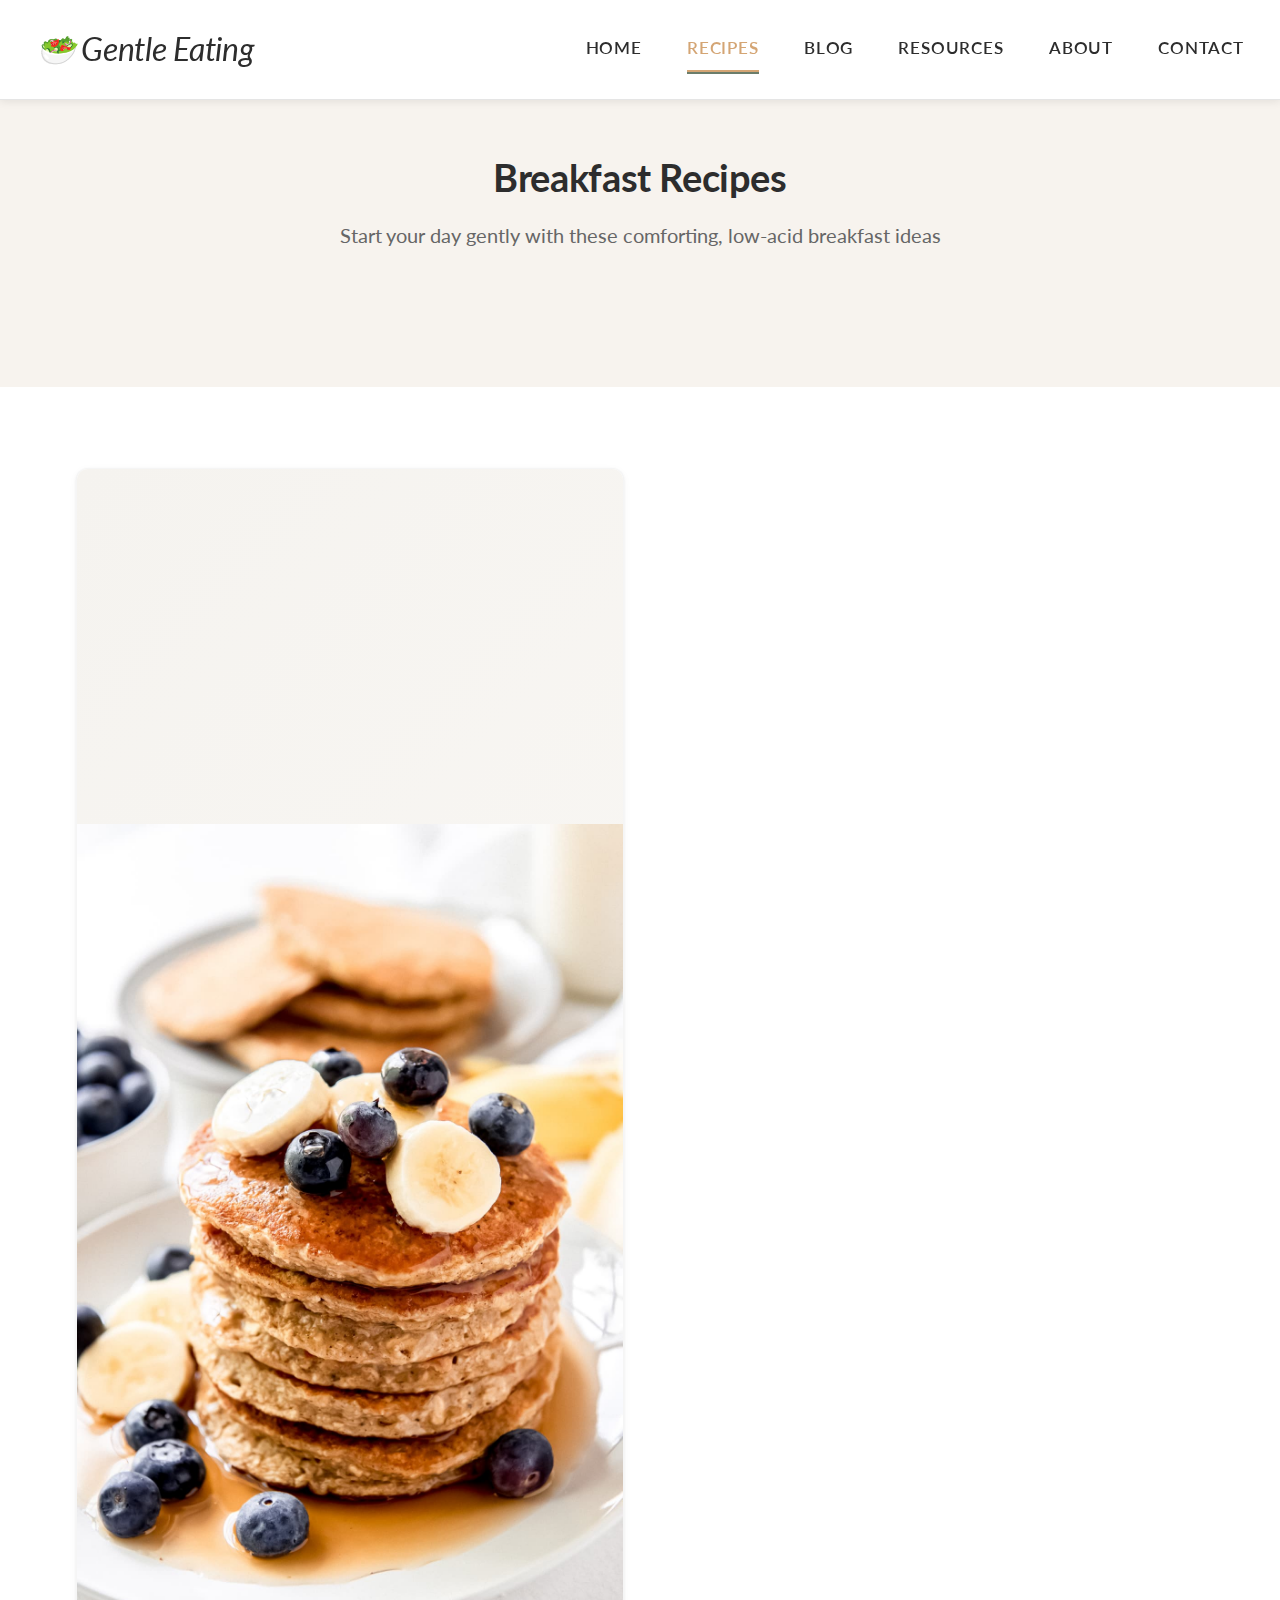
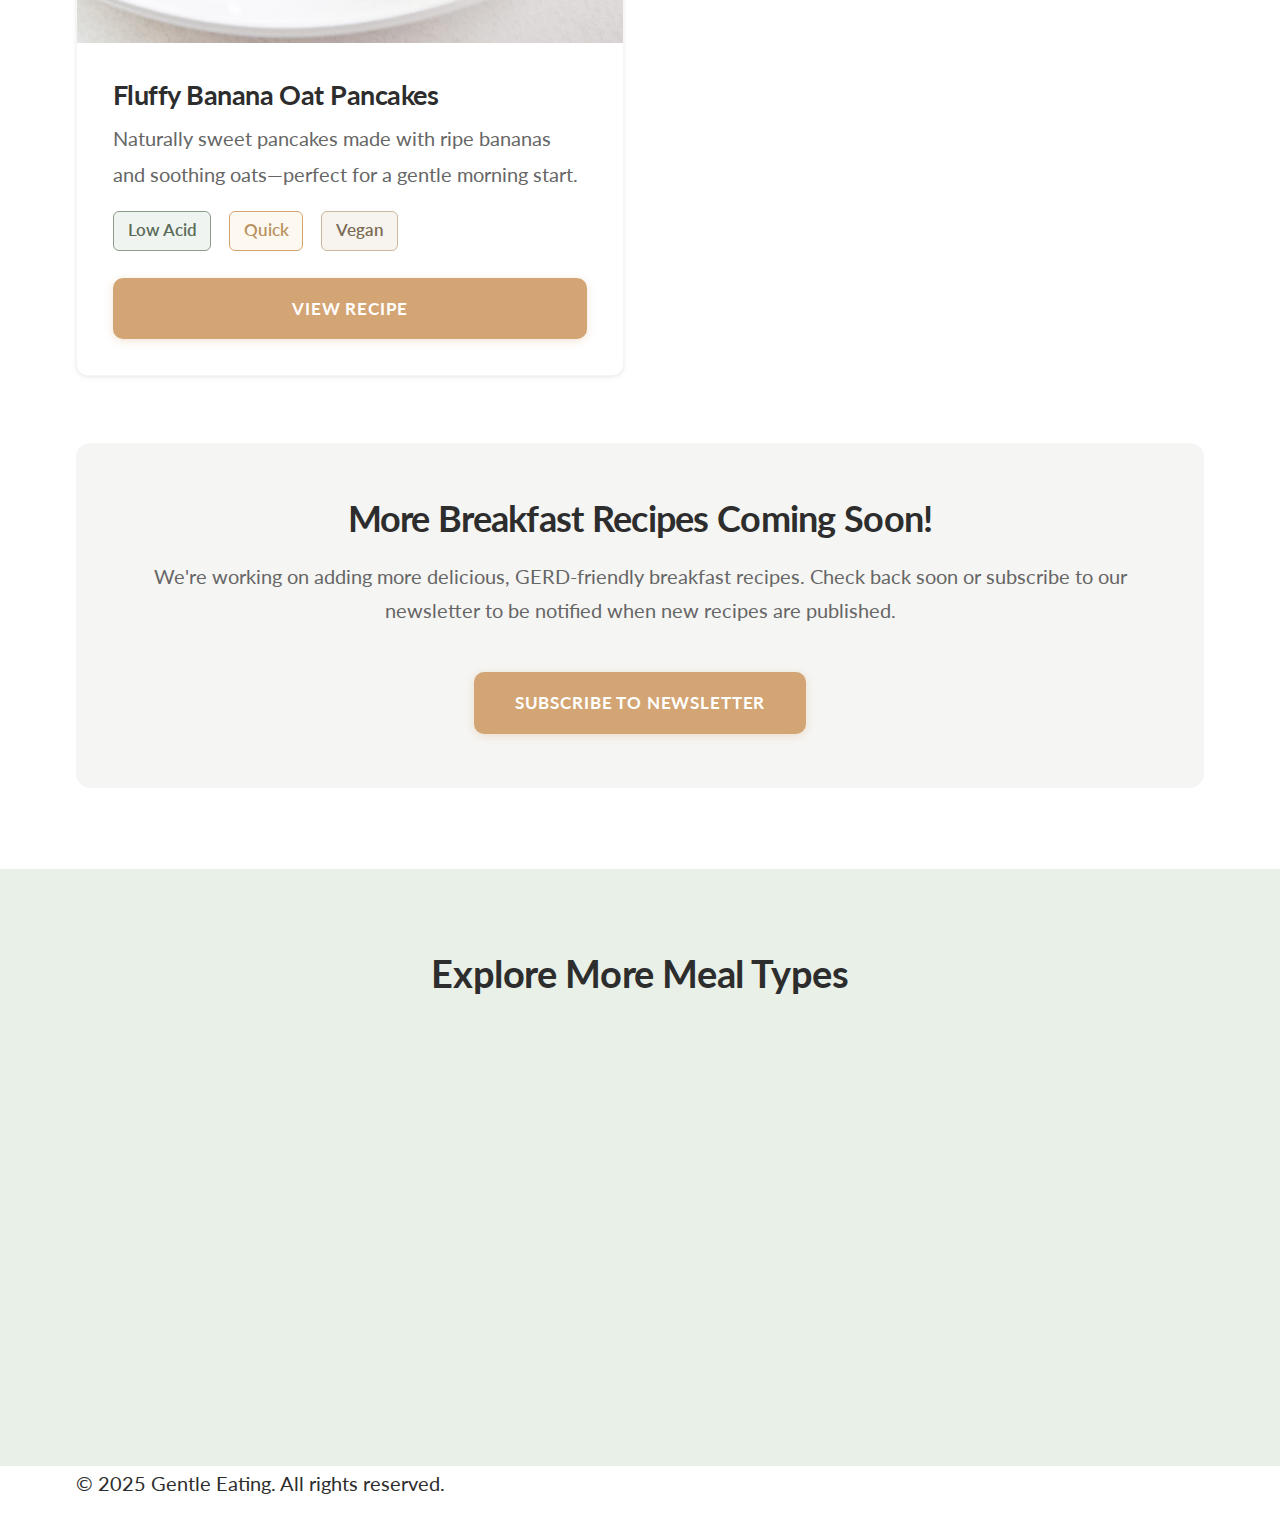
<file: pages/recipes/breakfast.html>
<!DOCTYPE html>
<html lang="en">
<head>
    <meta charset="UTF-8">
    <meta name="viewport" content="width=device-width, initial-scale=1.0">
    <title>Breakfast Recipes | Gentle Eating</title>
    <meta name="description" content="Start your day gently with our GERD-friendly breakfast recipes.">
    <link rel="preconnect" href="https://fonts.googleapis.com">
    <link rel="preconnect" href="https://fonts.gstatic.com" crossorigin>
    <link href="https://fonts.googleapis.com/css2?family=Lato:wght@400;700;900&family=Open+Sans:wght@400;600;700&display=swap" rel="stylesheet">
    <link rel="stylesheet" href="../../css/styles.css">
    <link rel="stylesheet" href="../../css/hero.css">
    <link rel="stylesheet" href="../../css/meal-types.css">
    <link rel="stylesheet" href="../../css/recipes.css">
</head>
<body>
    <header class="header">
        <nav class="nav container">
            <div class="nav__brand">
                <a href="../../index.html" class="nav__logo">🥗 Gentle Eating</a>
            </div>
            <button class="nav__toggle" aria-label="Toggle navigation menu" aria-expanded="false">
                <span class="nav__toggle-icon"></span>
            </button>
            <ul class="nav__menu">
                <li class="nav__item"><a href="../../index.html" class="nav__link">Home</a></li>
                <li class="nav__item"><a href="../recipes.html" class="nav__link nav__link--active">Recipes</a></li>
                <li class="nav__item"><a href="../blog.html" class="nav__link">Blog</a></li>
                <li class="nav__item"><a href="../resources.html" class="nav__link">Resources</a></li>
                <li class="nav__item"><a href="../about.html" class="nav__link">About</a></li>
                <li class="nav__item"><a href="../contact.html" class="nav__link">Contact</a></li>
            </ul>
        </nav>
    </header>

    <main>
        <!-- Category Header -->
        <section class="section section--beige" style="padding: 3rem 0;">
            <div class="container">
                <h1 class="section__title text-center">Breakfast Recipes</h1>
                <p class="section__subtitle text-center">Start your day gently with these comforting, low-acid breakfast ideas</p>
            </div>
        </section>

        <!-- Recipe Grid -->
        <section class="section">
            <div class="container">
                <div class="recipes__grid grid grid--3-cols">
                    
                    <!-- Recipe Card 1 -->
                    <article class="recipe-card card">
                        <a href="../recipe-detail.html?id=1" class="recipe-card__link">
                            <div class="recipe-card__image-wrapper">
                                <img src="../../images/recipes/banana-oat-pancakes.jpg" 
                                     alt="Stack of fluffy banana oat pancakes" 
                                     class="card__image"
                                     loading="lazy"
                                     width="600"
                                     height="338">
                            </div>
                            <div class="card__content">
                                <h3 class="card__title">Fluffy Banana Oat Pancakes</h3>
                                <p class="card__description">
                                    Naturally sweet pancakes made with ripe bananas and soothing oats—perfect for a gentle morning start.
                                </p>
                                <div class="recipe-card__tags">
                                    <span class="tag tag--low-acid">Low Acid</span>
                                    <span class="tag tag--quick">Quick</span>
                                    <span class="tag tag--vegan">Vegan</span>
                                </div>
                                <span class="btn btn--primary recipe-card__cta">View Recipe</span>
                            </div>
                        </a>
                    </article>

                    <!-- Placeholder Message -->
                    <div style="grid-column: 1 / -1; text-align: center; padding: 3rem 2rem; background-color: var(--color-pale-gray); border-radius: var(--radius-lg); margin-top: 2rem;">
                        <h3>More Breakfast Recipes Coming Soon!</h3>
                        <p style="margin-top: 1rem; color: var(--color-text-secondary);">
                            We're working on adding more delicious, GERD-friendly breakfast recipes. Check back soon or subscribe to our newsletter to be notified when new recipes are published.
                        </p>
                        <a href="../../index.html#newsletter" class="btn btn--primary" style="margin-top: 1.5rem;">Subscribe to Newsletter</a>
                    </div>
                    
                </div>
            </div>
        </section>

        <!-- Back to All Categories -->
        <section class="section section--pale-green">
            <div class="container text-center">
                <h2 class="section__title">Explore More Meal Types</h2>
                <div class="meal-types__grid" style="margin-top: 2rem;">
                    <article class="meal-card">
                        <a href="lunch.html" class="meal-card__link">
                            <div class="meal-card__image-wrapper">
                                <img src="../../images/meal-types/lunch.jpg" alt="Lunch recipes" class="meal-card__image" loading="lazy" width="600" height="400">
                            </div>
                            <div class="meal-card__content">
                                <h3 class="meal-card__title">Lunch</h3>
                            </div>
                        </a>
                    </article>
                    
                    <article class="meal-card">
                        <a href="dinner.html" class="meal-card__link">
                            <div class="meal-card__image-wrapper">
                                <img src="../../images/meal-types/dinner.jpg" alt="Dinner recipes" class="meal-card__image" loading="lazy" width="600" height="400">
                            </div>
                            <div class="meal-card__content">
                                <h3 class="meal-card__title">Dinner</h3>
                            </div>
                        </a>
                    </article>
                    
                    <article class="meal-card">
                        <a href="snacks.html" class="meal-card__link">
                            <div class="meal-card__image-wrapper">
                                <img src="../../images/meal-types/snacks.jpg" alt="Snack recipes" class="meal-card__image" loading="lazy" width="600" height="400">
                            </div>
                            <div class="meal-card__content">
                                <h3 class="meal-card__title">Snacks</h3>
                            </div>
                        </a>
                    </article>
                </div>
            </div>
        </section>
    </main>

    <footer class="footer">
        <div class="container">
            <p class="footer__copyright">© 2025 Gentle Eating. All rights reserved.</p>
        </div>
    </footer>

    <script src="../../js/main.js"></script>
</body>
</html>
</file>
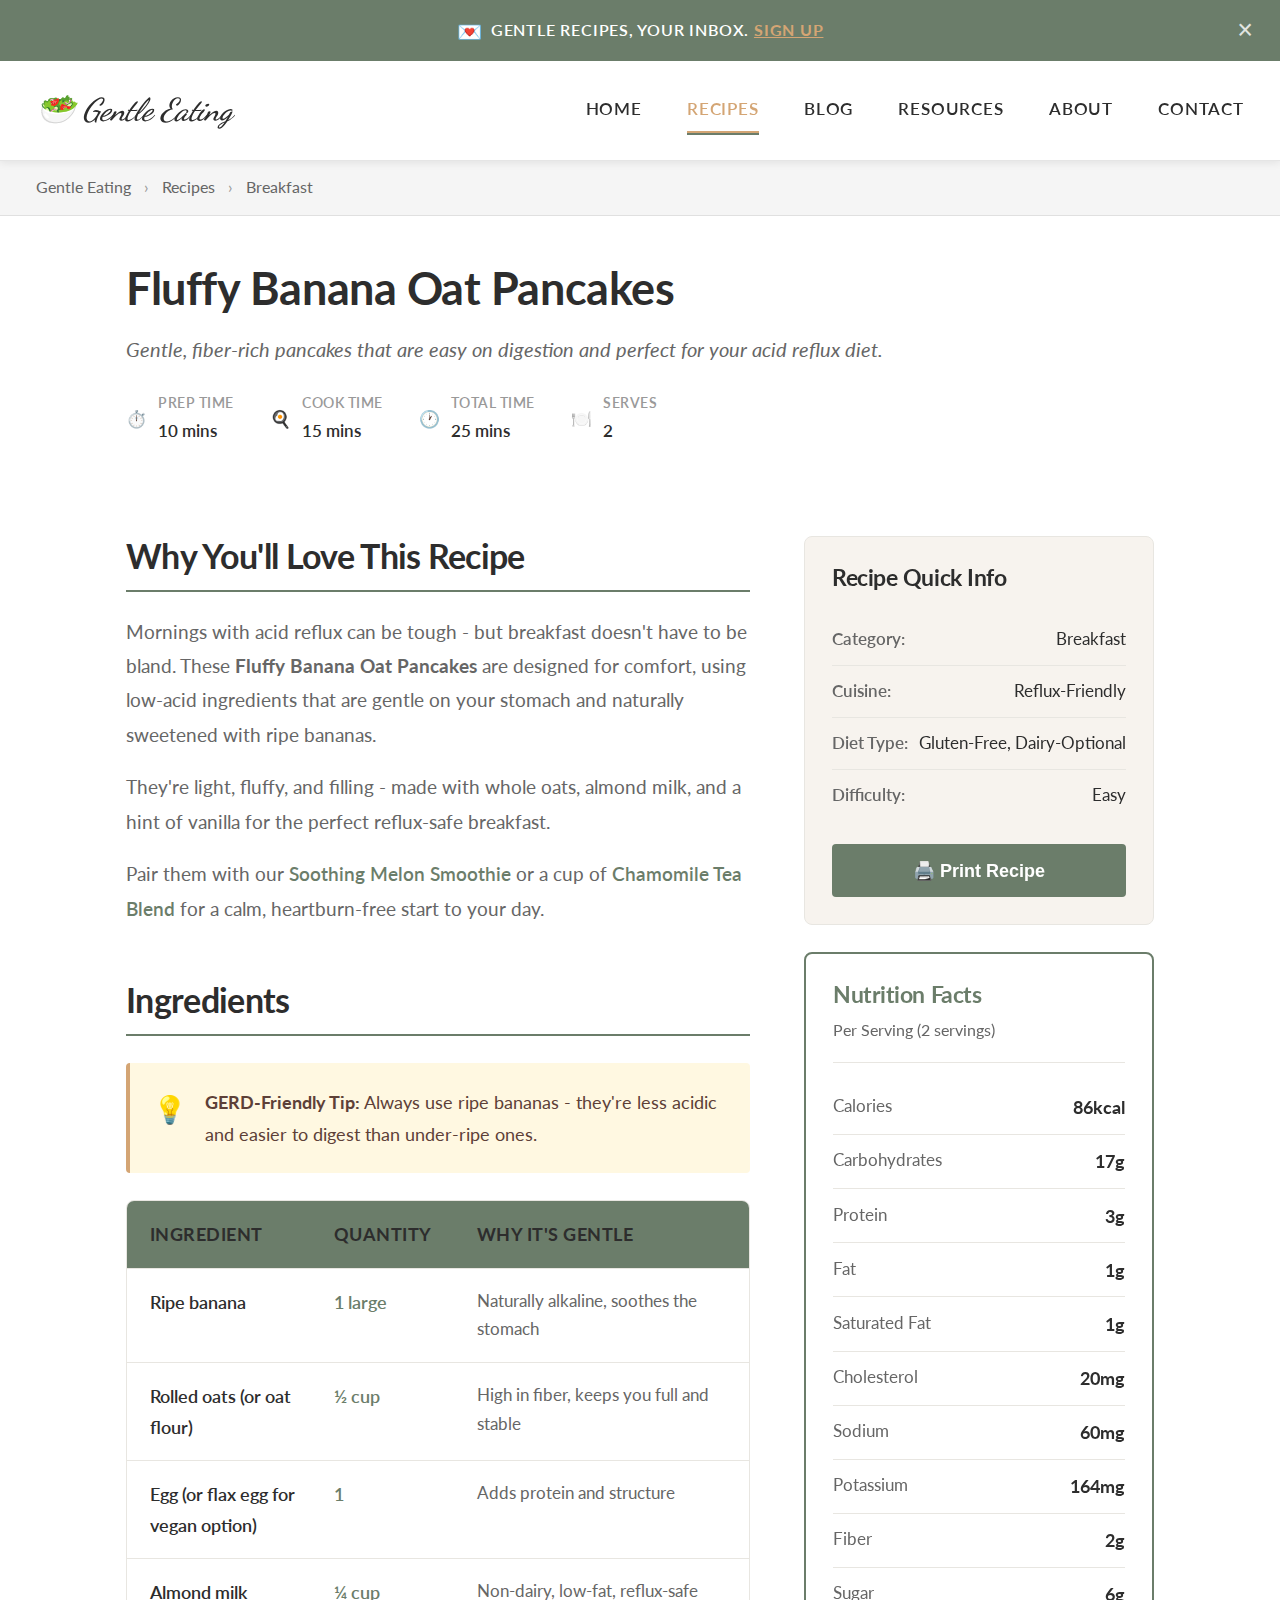
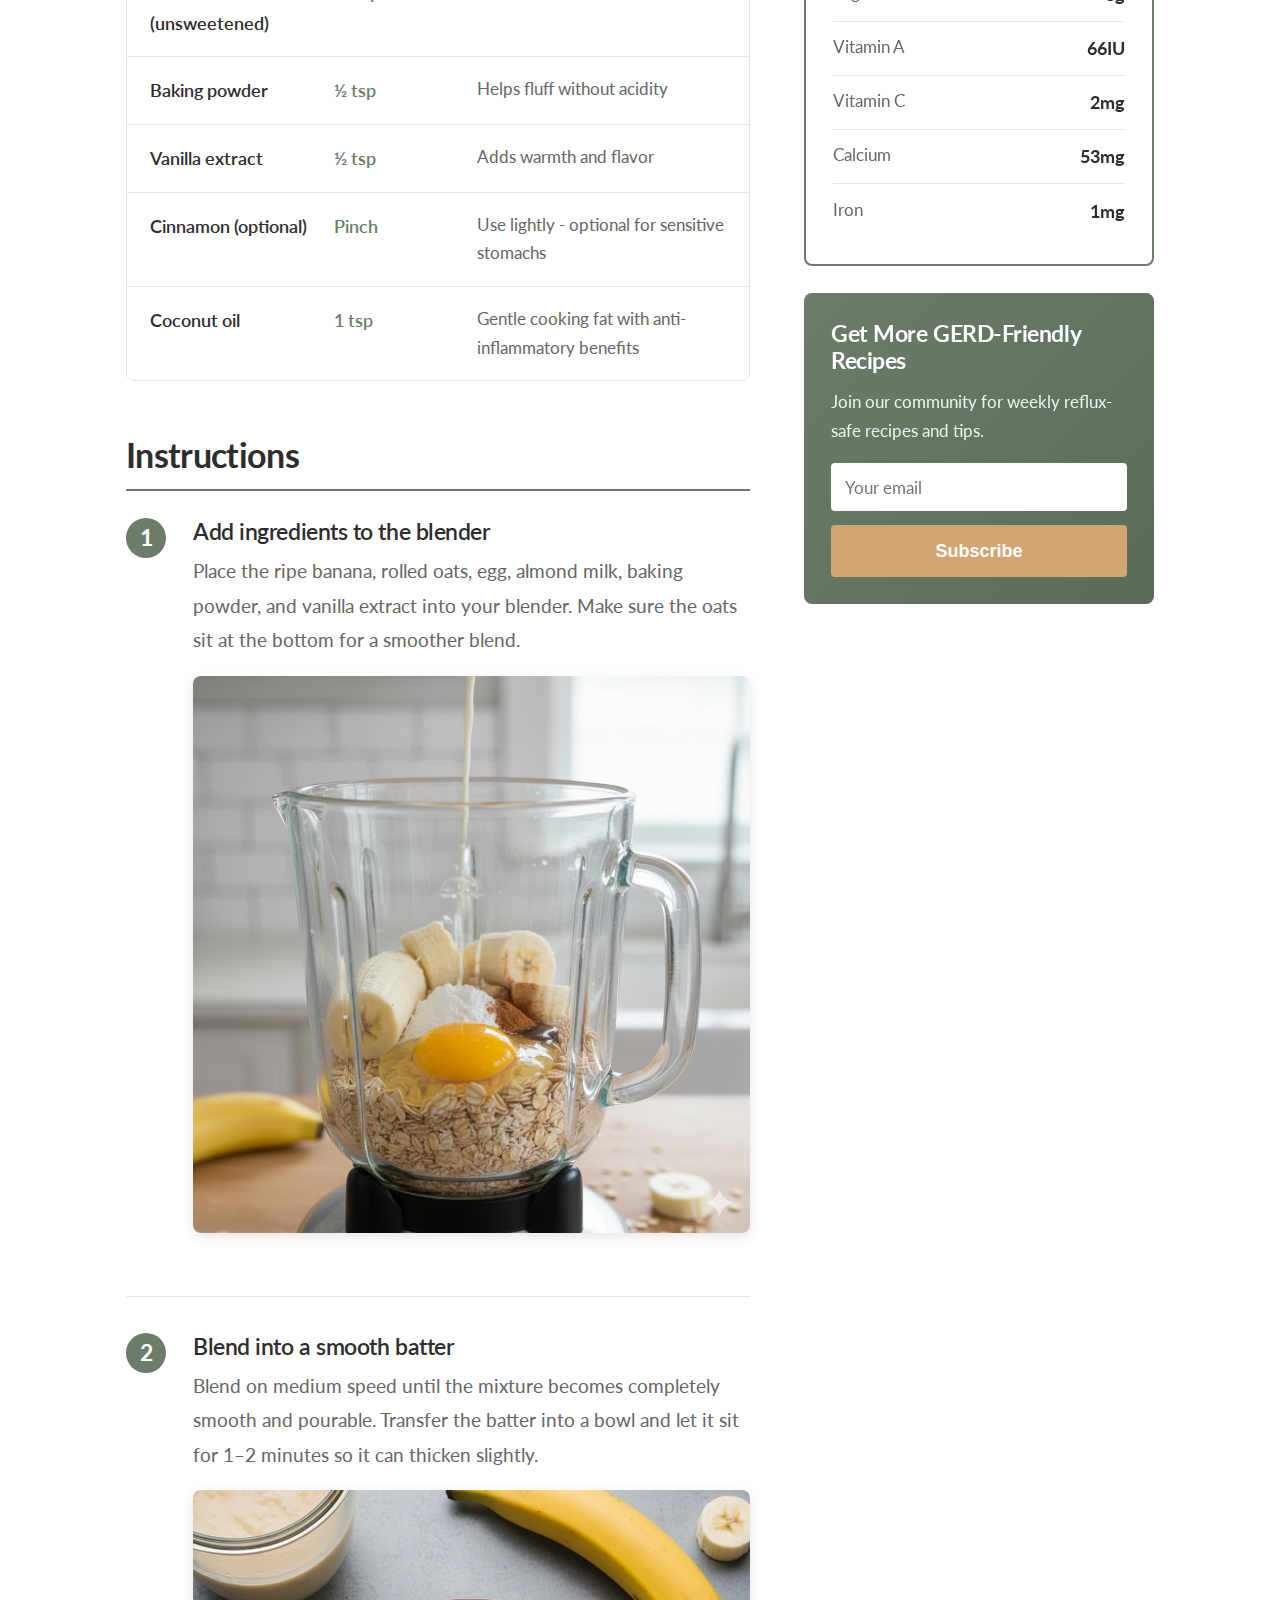
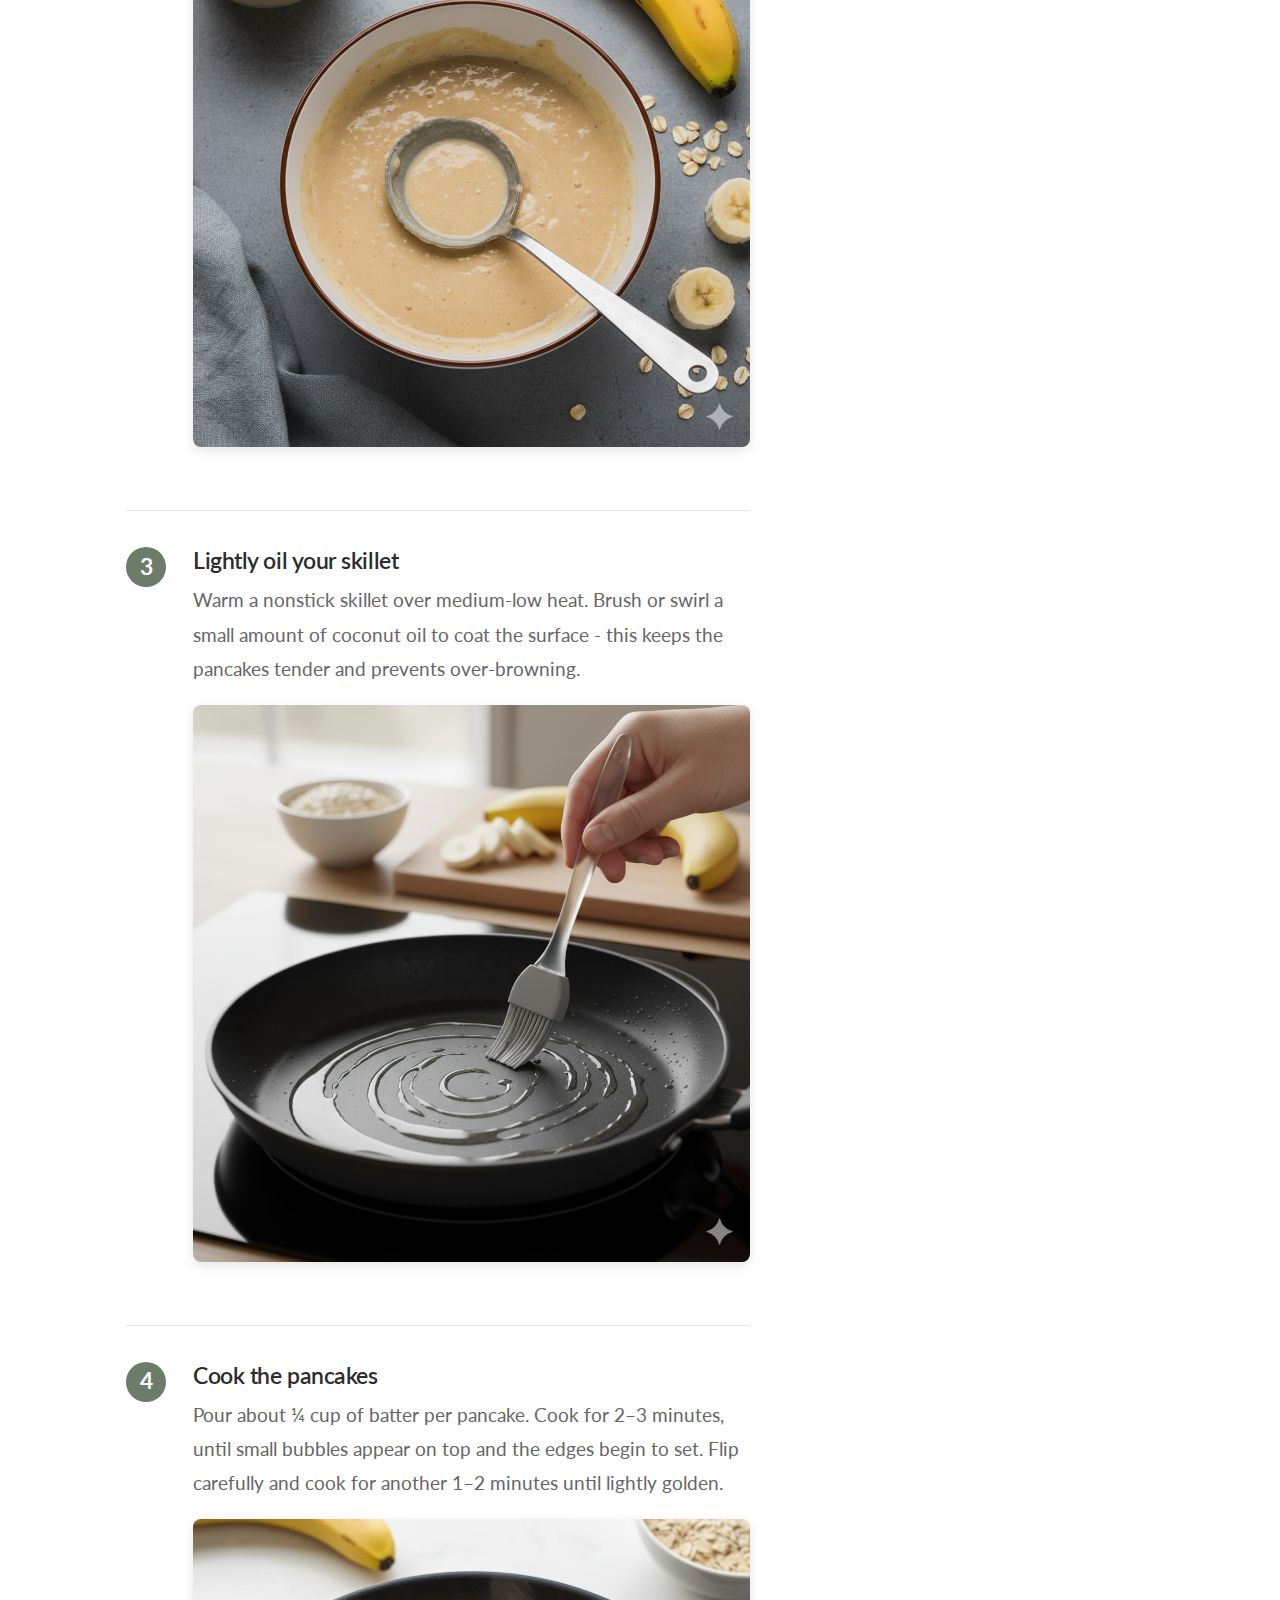
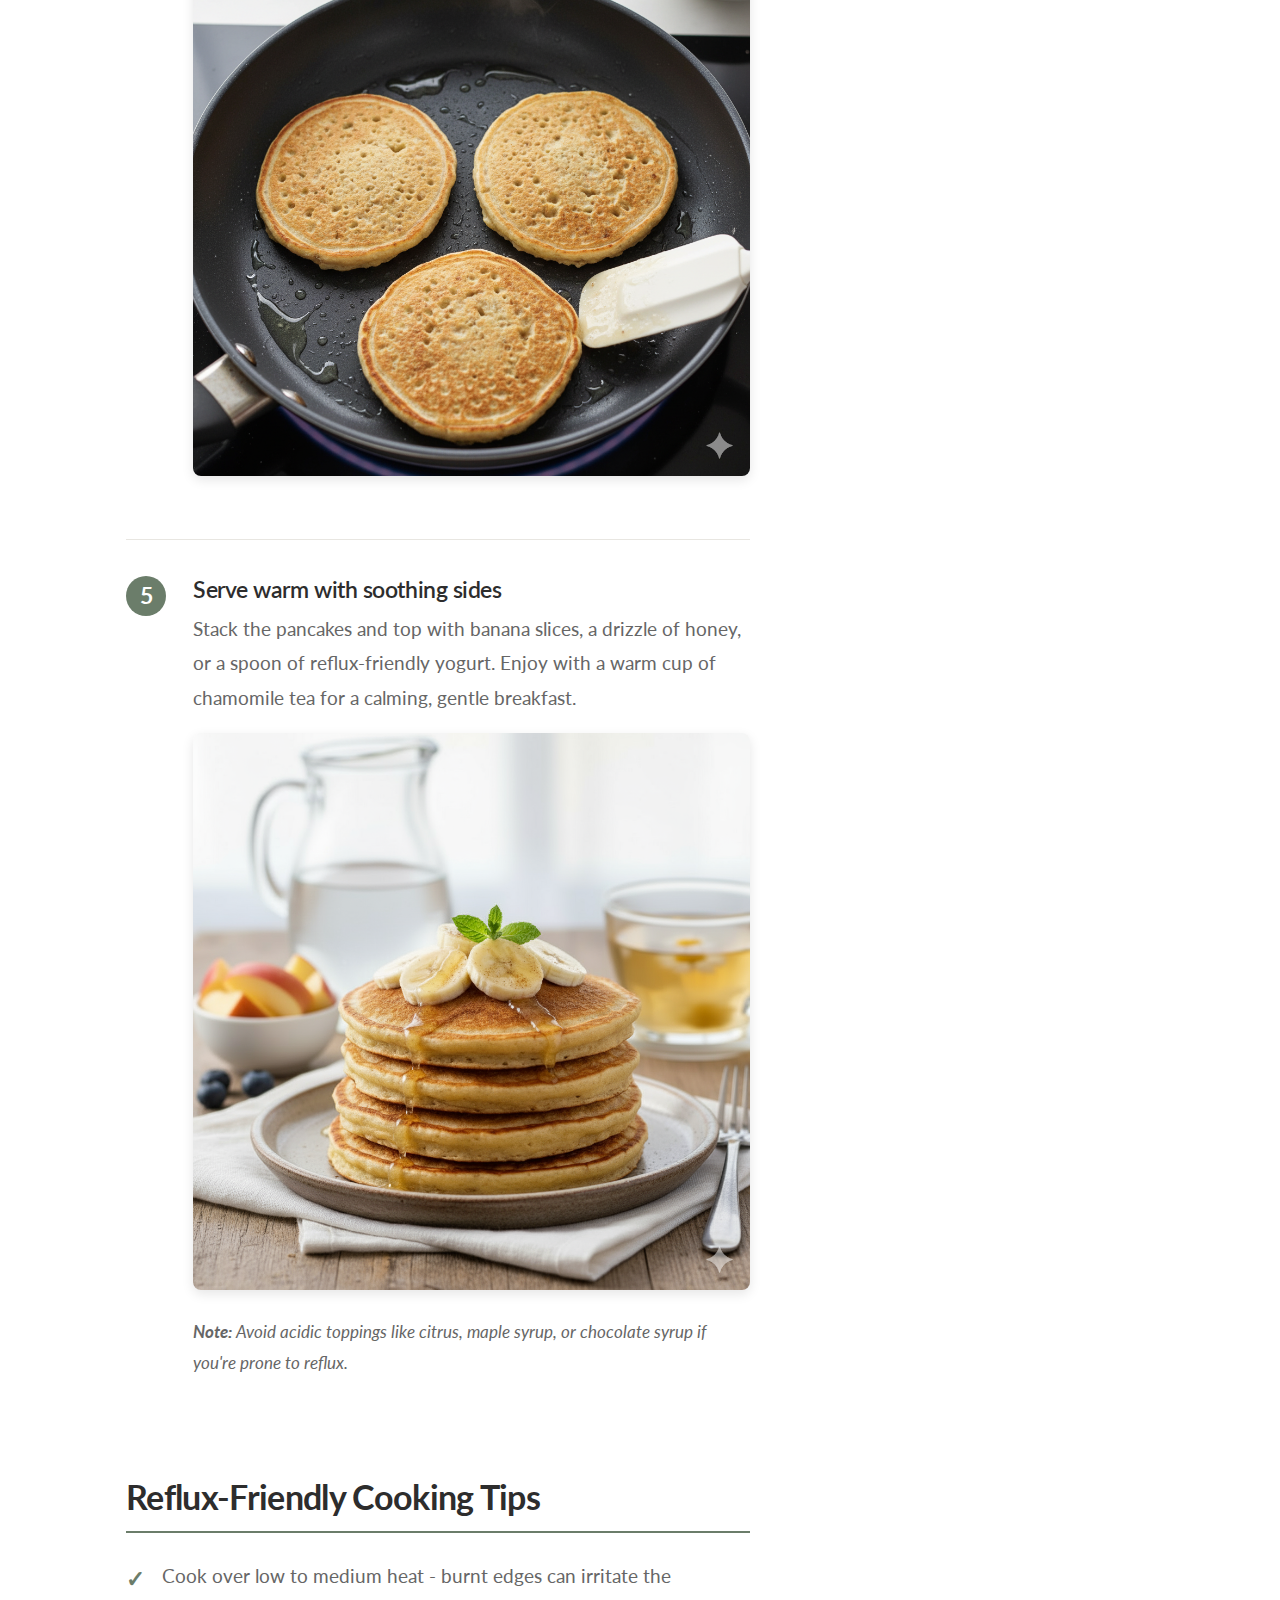
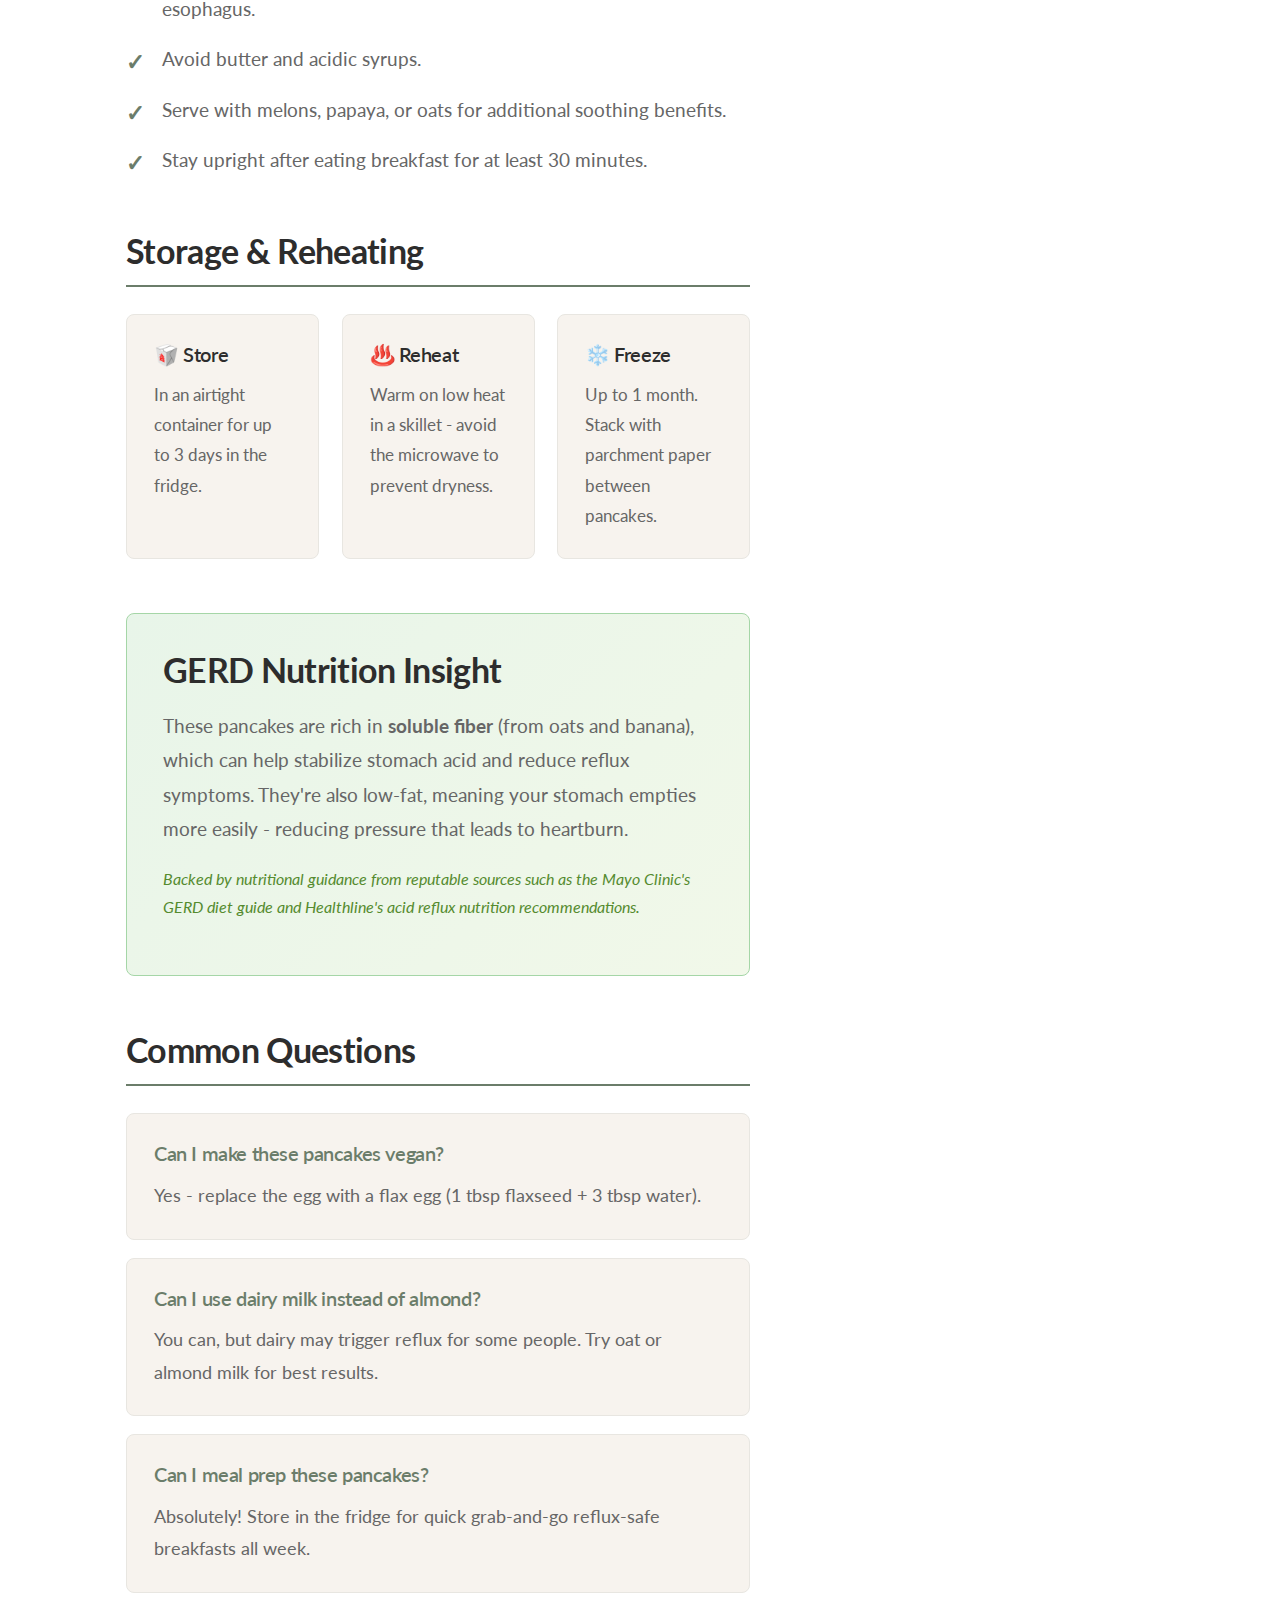
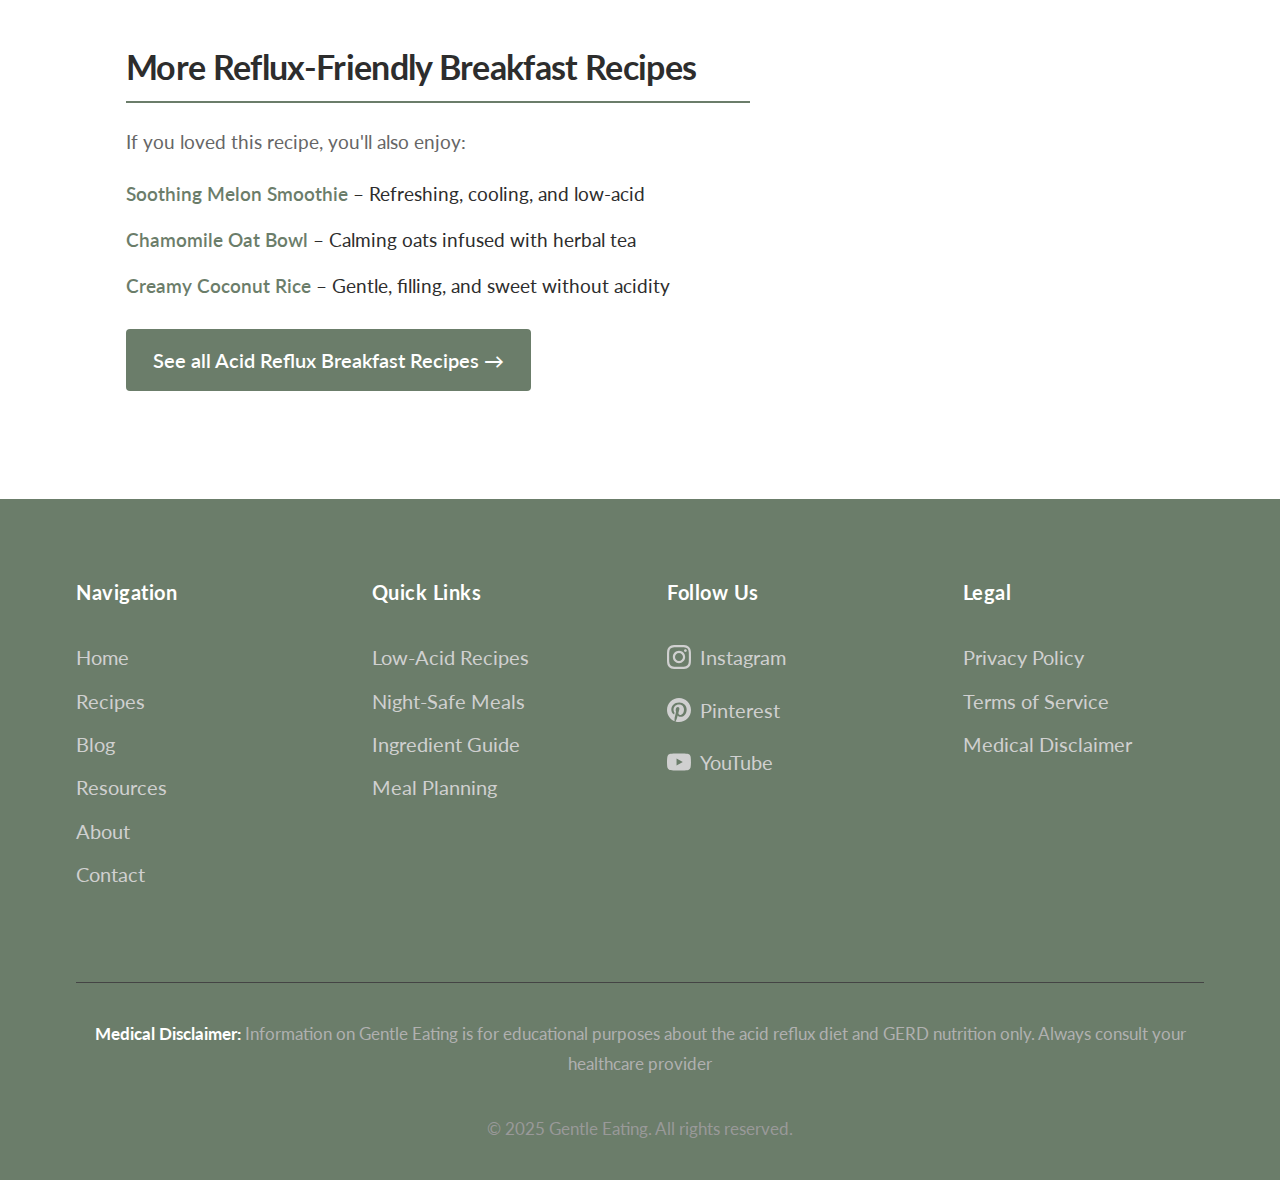
<file: pages/recipes/fluffy-banana-oat-pancakes.html>
<!DOCTYPE html>
<html lang="en">
<head>
    <meta charset="UTF-8">
    <meta name="viewport" content="width=device-width, initial-scale=1.0">
    <meta name="description" content="Enjoy soft, naturally sweet banana oat pancakes perfect for your acid reflux diet. Gentle on digestion, rich in fiber, and full of comfort - without the burn.">
    <meta name="keywords" content="acid reflux breakfast, GERD-friendly recipe, low-acid pancakes, heartburn diet, banana oat pancakes">
    <title>Fluffy Banana Oat Pancakes (GERD-Friendly & Low-Acid Breakfast Recipe)</title>
    
    <!-- Open Graph Meta Tags -->
    <meta property="og:title" content="Fluffy Banana Oat Pancakes - GERD-Friendly Breakfast">
    <meta property="og:description" content="Gentle, fiber-rich pancakes that are easy on digestion and perfect for your acid reflux diet.">
    <meta property="og:type" content="article">
    <meta property="og:image" content="https://jofoodblog.vercel.app/images/recipes/banana-oat-pancakes.jpg">
    
    <!-- Stylesheets -->
    <link rel="preconnect" href="https://fonts.googleapis.com">
    <link rel="preconnect" href="https://fonts.gstatic.com" crossorigin>
    <link href="https://fonts.googleapis.com/css2?family=Lato:wght@300;400;700;900&family=Open+Sans:wght@400;600;700&family=Dancing+Script:wght@400;500;600;700&display=swap" rel="stylesheet">
    <link rel="stylesheet" href="../../css/styles.css">
    <link rel="stylesheet" href="../../css/announcement-bar.css">
    <link rel="stylesheet" href="../../css/hero.css">
    <link rel="stylesheet" href="../../css/footer.css">
    <link rel="stylesheet" href="../../css/recipe-single.css">
    
    <!-- JSON-LD Schema -->
    <script type="application/ld+json">
    {
      "@context": "https://schema.org/",
      "@type": "Recipe",
      "name": "Fluffy Banana Oat Pancakes (Low-Acid, GERD-Friendly)",
      "image": "https://jofoodblog.vercel.app/images/recipes/banana-oat-pancakes.jpg",
      "author": {
        "@type": "Person",
        "name": "Josephine"
      },
      "description": "Gentle, fluffy pancakes made with banana and oats — a perfect reflux-safe breakfast for anyone following an acid reflux or GERD diet.",
      "keywords": "acid reflux breakfast, GERD-friendly recipe, low-acid pancakes, heartburn diet",
      "recipeCategory": "Breakfast",
      "recipeCuisine": "Low-Acid",
      "prepTime": "PT10M",
      "cookTime": "PT15M",
      "totalTime": "PT25M",
      "recipeYield": "2 servings",
      "nutrition": {
        "@type": "NutritionInformation",
        "calories": "280 calories",
        "proteinContent": "8g",
        "fiberContent": "6g",
        "fatContent": "9g"
      },
      "recipeIngredient": [
        "1 large ripe banana",
        "1/2 cup rolled oats (or oat flour)",
        "1 egg or flax egg",
        "1/4 cup almond milk (unsweetened)",
        "1/2 tsp baking powder",
        "1/2 tsp vanilla extract",
        "Pinch cinnamon (optional)",
        "1 tsp coconut oil"
      ],
      "recipeInstructions": [
        {
          "@type": "HowToStep",
          "name": "Blend the batter",
          "text": "In a blender, combine banana, oats, egg, almond milk, baking powder, and vanilla. Blend until smooth."
        },
        {
          "@type": "HowToStep",
          "name": "Prepare your pan",
          "text": "Heat a nonstick skillet on medium-low. Add a little coconut oil to coat."
        },
        {
          "@type": "HowToStep",
          "name": "Cook",
          "text": "Pour about ¼ cup batter per pancake. Cook 2–3 minutes, until bubbles appear on top. Flip gently and cook another 1–2 minutes."
        },
        {
          "@type": "HowToStep",
          "name": "Serve",
          "text": "Stack pancakes and top with banana slices, a drizzle of honey, or a spoon of reflux-safe yogurt."
        }
      ],
      "aggregateRating": {
        "@type": "AggregateRating",
        "ratingValue": "5",
        "reviewCount": "1"
      }
    }
    </script>
</head>
<body>
    <!-- Skip to main content link for accessibility -->
    <a href="#main-content" class="sr-only">Skip to main content</a>
    
    <!-- Top Announcement Banner -->
    <div class="announcement-bar" role="banner">
        <div class="announcement-bar__content">
            <span class="announcement-bar__icon">💌</span>
            <span class="announcement-bar__text">Gentle Recipes, Your Inbox. <a href="#newsletter" class="announcement-bar__link">Sign Up</a></span>
        </div>
        <button class="announcement-bar__close" aria-label="Close announcement">×</button>
    </div>
    
    <!-- Navigation Header -->
    <header class="header" role="banner">
        <nav class="nav container" role="navigation" aria-label="Main navigation">
            <div class="nav__brand">
                <a href="../../index.html" class="nav__logo" aria-label="Gentle Eating Home">
                    <span class="nav__logo-text">🥗 Gentle Eating</span>
                </a>
            </div>
            <button class="nav__toggle" aria-label="Toggle navigation menu" aria-expanded="false">
                <span class="nav__toggle-icon"></span>
            </button>
            <ul class="nav__menu">
                <li class="nav__item"><a href="../../index.html" class="nav__link">Home</a></li>
                <li class="nav__item"><a href="../recipes.html" class="nav__link nav__link--active">Recipes</a></li>
                <li class="nav__item"><a href="../blog.html" class="nav__link">Blog</a></li>
                <li class="nav__item"><a href="../resources.html" class="nav__link">Resources</a></li>
                <li class="nav__item"><a href="../about.html" class="nav__link">About</a></li>
                <li class="nav__item"><a href="../contact.html" class="nav__link">Contact</a></li>
            </ul>
        </nav>
    </header>

    <!-- Recipe Header -->
    <article class="recipe-single">
        <!-- Breadcrumb Navigation -->
        <div class="recipe-breadcrumb-bar">
            <div class="container-narrow">
                <nav class="breadcrumb">
                    <a href="../../index.html">Gentle Eating</a>
                    <span>›</span>
                    <a href="../recipes.html">Recipes</a>
                    <span>›</span>
                    <a href="breakfast.html">Breakfast</a>
                </nav>
            </div>
        </div>

        <!-- Recipe Title Section -->
        <div class="recipe-title-section">
            <div class="container-narrow">
                <h1 class="recipe-title">Fluffy Banana Oat Pancakes</h1>
                <p class="recipe-subtitle">Gentle, fiber-rich pancakes that are easy on digestion and perfect for your acid reflux diet.</p>
                
                <div class="recipe-meta">
                    <div class="recipe-meta__item">
                        <span class="recipe-meta__icon">⏱️</span>
                        <div>
                            <strong>Prep Time</strong>
                            <span>10 mins</span>
                        </div>
                    </div>
                    <div class="recipe-meta__item">
                        <span class="recipe-meta__icon">🍳</span>
                        <div>
                            <strong>Cook Time</strong>
                            <span>15 mins</span>
                        </div>
                    </div>
                    <div class="recipe-meta__item">
                        <span class="recipe-meta__icon">🕐</span>
                        <div>
                            <strong>Total Time</strong>
                            <span>25 mins</span>
                        </div>
                    </div>
                    <div class="recipe-meta__item">
                        <span class="recipe-meta__icon">🍽️</span>
                        <div>
                            <strong>Serves</strong>
                            <span>2</span>
                        </div>
                    </div>
                </div>
            </div>
        </div>

        <!-- Recipe Content -->
        <div class="recipe-content">
            <div class="container-narrow">
                <div class="recipe-layout">
                    <!-- Main Content -->
                    <div class="recipe-main">
                        <!-- Why You'll Love This Recipe -->
                        <section class="recipe-section">
                            <h2>Why You'll Love This Recipe</h2>
                            <p>Mornings with acid reflux can be tough - but breakfast doesn't have to be bland. These <strong>Fluffy Banana Oat Pancakes</strong> are designed for comfort, using low-acid ingredients that are gentle on your stomach and naturally sweetened with ripe bananas.</p>
                            
                            <p>They're light, fluffy, and filling - made with whole oats, almond milk, and a hint of vanilla for the perfect reflux-safe breakfast.</p>
                            
                            <p>Pair them with our <a href="soothing-melon-smoothie.html">Soothing Melon Smoothie</a> or a cup of <a href="chamomile-tea-blend.html">Chamomile Tea Blend</a> for a calm, heartburn-free start to your day.</p>
                        </section>

                        <!-- Ingredients -->
                        <section class="recipe-section">
                            <h2>Ingredients</h2>
                            
                            <div class="gerd-tip">
                                <span class="gerd-tip__icon">💡</span>
                                <p><strong>GERD-Friendly Tip:</strong> Always use ripe bananas - they're less acidic and easier to digest than under-ripe ones.</p>
                            </div>

                            <div class="ingredients-table">
                                <div class="ingredients-table__row ingredients-table__header">
                                    <div>Ingredient</div>
                                    <div>Quantity</div>
                                    <div>Why It's Gentle</div>
                                </div>
                                <div class="ingredients-table__row">
                                    <div>Ripe banana</div>
                                    <div>1 large</div>
                                    <div>Naturally alkaline, soothes the stomach</div>
                                </div>
                                <div class="ingredients-table__row">
                                    <div>Rolled oats (or oat flour)</div>
                                    <div>½ cup</div>
                                    <div>High in fiber, keeps you full and stable</div>
                                </div>
                                <div class="ingredients-table__row">
                                    <div>Egg (or flax egg for vegan option)</div>
                                    <div>1</div>
                                    <div>Adds protein and structure</div>
                                </div>
                                <div class="ingredients-table__row">
                                    <div>Almond milk (unsweetened)</div>
                                    <div>¼ cup</div>
                                    <div>Non-dairy, low-fat, reflux-safe</div>
                                </div>
                                <div class="ingredients-table__row">
                                    <div>Baking powder</div>
                                    <div>½ tsp</div>
                                    <div>Helps fluff without acidity</div>
                                </div>
                                <div class="ingredients-table__row">
                                    <div>Vanilla extract</div>
                                    <div>½ tsp</div>
                                    <div>Adds warmth and flavor</div>
                                </div>
                                <div class="ingredients-table__row">
                                    <div>Cinnamon (optional)</div>
                                    <div>Pinch</div>
                                    <div>Use lightly - optional for sensitive stomachs</div>
                                </div>
                                <div class="ingredients-table__row">
                                    <div>Coconut oil</div>
                                    <div>1 tsp</div>
                                    <div>Gentle cooking fat with anti-inflammatory benefits</div>
                                </div>
                            </div>
                        </section>

                        <!-- Instructions -->
                        <section class="recipe-section">
                            <h2>Instructions</h2>
                            
                            <div class="recipe-steps">
                                <div class="recipe-step">
                                    <div class="recipe-step__number">1</div>
                                    <div class="recipe-step__content">
                                        <h3>Add ingredients to the blender</h3>
                                        <p>Place the ripe banana, rolled oats, egg, almond milk, baking powder, and vanilla extract into your blender. Make sure the oats sit at the bottom for a smoother blend.</p>
                                        
                                        <!-- IMAGE PLACEHOLDER 1 -->
                                        <div class="recipe-step__image">
                                            <img src="../../images/recipes/pancakes-step1-ingredients-in-blender.jpg" 
                                                 alt="Ingredients for reflux-friendly banana oat pancakes - oats, ripe banana, almond milk, and egg in a blender jar"
                                                 loading="lazy">
                                        </div>
                                    </div>
                                </div>

                                <div class="recipe-step">
                                    <div class="recipe-step__number">2</div>
                                    <div class="recipe-step__content">
                                        <h3>Blend into a smooth batter</h3>
                                        <p>Blend on medium speed until the mixture becomes completely smooth and pourable. Transfer the batter into a bowl and let it sit for 1–2 minutes so it can thicken slightly.</p>
                                        
                                        <!-- IMAGE PLACEHOLDER 2 -->
                                        <div class="recipe-step__image">
                                            <img src="../../images/recipes/pancakes-step2-blended-batter.jpg" 
                                                 alt="Blended low-acid pancake batter made with banana and oats in a mixing bowl - GERD-friendly breakfast preparation"
                                                 loading="lazy">
                                        </div>
                                    </div>
                                </div>

                                <div class="recipe-step">
                                    <div class="recipe-step__number">3</div>
                                    <div class="recipe-step__content">
                                        <h3>Lightly oil your skillet</h3>
                                        <p>Warm a nonstick skillet over medium-low heat. Brush or swirl a small amount of coconut oil to coat the surface - this keeps the pancakes tender and prevents over-browning.</p>
                                        
                                        <!-- IMAGE PLACEHOLDER 3 -->
                                        <div class="recipe-step__image">
                                            <img src="../../images/recipes/pancakes-step3-oil-skillet.jpg" 
                                                 alt="Lightly oiling a nonstick skillet with coconut oil to prepare for cooking GERD-friendly banana oat pancakes"
                                                 loading="lazy">
                                        </div>
                                    </div>
                                </div>

                                <div class="recipe-step">
                                    <div class="recipe-step__number">4</div>
                                    <div class="recipe-step__content">
                                        <h3>Cook the pancakes</h3>
                                        <p>Pour about ¼ cup of batter per pancake. Cook for 2–3 minutes, until small bubbles appear on top and the edges begin to set. Flip carefully and cook for another 1–2 minutes until lightly golden.</p>
                                        
                                        <!-- IMAGE PLACEHOLDER 4 -->
                                        <div class="recipe-step__image">
                                            <img src="../../images/recipes/pancakes-step4-cooking.jpg" 
                                                 alt="Banana oat pancakes cooking on a nonstick skillet - reflux-safe breakfast in progress with golden edges forming"
                                                 loading="lazy">
                                        </div>
                                    </div>
                                </div>

                                <div class="recipe-step">
                                    <div class="recipe-step__number">5</div>
                                    <div class="recipe-step__content">
                                        <h3>Serve warm with soothing sides</h3>
                                        <p>Stack the pancakes and top with banana slices, a drizzle of honey, or a spoon of reflux-friendly yogurt. Enjoy with a warm cup of chamomile tea for a calming, gentle breakfast.</p>
                                        
                                        <!-- IMAGE PLACEHOLDER 5 -->
                                        <div class="recipe-step__image">
                                            <img src="../../images/recipes/pancakes-step5-served.jpg" 
                                                 alt="Fluffy banana oat pancakes served with chamomile herbal tea - gentle low-acid breakfast for acid reflux relief"
                                                 loading="lazy">
                                        </div>
                                        
                                        <p class="recipe-step__note"><strong>Note:</strong> Avoid acidic toppings like citrus, maple syrup, or chocolate syrup if you're prone to reflux.</p>
                                    </div>
                                </div>
                            </div>
                        </section>

                        <!-- Reflux-Friendly Cooking Tips -->
                        <section class="recipe-section">
                            <h2>Reflux-Friendly Cooking Tips</h2>
                            <ul class="tips-list">
                                <li>Cook over low to medium heat - burnt edges can irritate the esophagus.</li>
                                <li>Avoid butter and acidic syrups.</li>
                                <li>Serve with melons, papaya, or oats for additional soothing benefits.</li>
                                <li>Stay upright after eating breakfast for at least 30 minutes.</li>
                            </ul>
                        </section>

                        <!-- Storage & Reheating -->
                        <section class="recipe-section">
                            <h2>Storage & Reheating</h2>
                            <div class="storage-grid">
                                <div class="storage-card">
                                    <h3>🥡 Store</h3>
                                    <p>In an airtight container for up to 3 days in the fridge.</p>
                                </div>
                                <div class="storage-card">
                                    <h3>♨️ Reheat</h3>
                                    <p>Warm on low heat in a skillet - avoid the microwave to prevent dryness.</p>
                                </div>
                                <div class="storage-card">
                                    <h3>❄️ Freeze</h3>
                                    <p>Up to 1 month. Stack with parchment paper between pancakes.</p>
                                </div>
                            </div>
                        </section>

                        <!-- GERD Nutrition Insight -->
                        <section class="recipe-section">
                            <div class="nutrition-insight">
                                <h2>GERD Nutrition Insight</h2>
                                <p>These pancakes are rich in <strong>soluble fiber</strong> (from oats and banana), which can help stabilize stomach acid and reduce reflux symptoms. They're also low-fat, meaning your stomach empties more easily - reducing pressure that leads to heartburn.</p>
                                <p class="nutrition-insight__source"><em>Backed by nutritional guidance from reputable sources such as the Mayo Clinic's GERD diet guide and Healthline's acid reflux nutrition recommendations.</em></p>
                            </div>
                        </section>

                        <!-- FAQ -->
                        <section class="recipe-section">
                            <h2>Common Questions</h2>
                            <div class="faq">
                                <div class="faq-item">
                                    <h3>Can I make these pancakes vegan?</h3>
                                    <p>Yes - replace the egg with a flax egg (1 tbsp flaxseed + 3 tbsp water).</p>
                                </div>
                                <div class="faq-item">
                                    <h3>Can I use dairy milk instead of almond?</h3>
                                    <p>You can, but dairy may trigger reflux for some people. Try oat or almond milk for best results.</p>
                                </div>
                                <div class="faq-item">
                                    <h3>Can I meal prep these pancakes?</h3>
                                    <p>Absolutely! Store in the fridge for quick grab-and-go reflux-safe breakfasts all week.</p>
                                </div>
                            </div>
                        </section>

                        <!-- Related Recipes -->
                        <section class="recipe-section">
                            <h2>More Reflux-Friendly Breakfast Recipes</h2>
                            <p>If you loved this recipe, you'll also enjoy:</p>
                            <ul class="related-list">
                                <li><a href="soothing-melon-smoothie.html">Soothing Melon Smoothie</a> – Refreshing, cooling, and low-acid</li>
                                <li><a href="chamomile-oat-bowl.html">Chamomile Oat Bowl</a> – Calming oats infused with herbal tea</li>
                                <li><a href="creamy-coconut-rice.html">Creamy Coconut Rice</a> – Gentle, filling, and sweet without acidity</li>
                            </ul>
                            <a href="breakfast.html" class="btn-link">See all Acid Reflux Breakfast Recipes →</a>
                        </section>
                    </div>

                    <!-- Sidebar -->
                    <aside class="recipe-sidebar">
                        <!-- Recipe Card -->
                        <div class="recipe-card-print">
                            <h3>Recipe Quick Info</h3>
                            <div class="recipe-card-print__info">
                                <div class="info-row">
                                    <span class="label">Category:</span>
                                    <span class="value">Breakfast</span>
                                </div>
                                <div class="info-row">
                                    <span class="label">Cuisine:</span>
                                    <span class="value">Reflux-Friendly</span>
                                </div>
                                <div class="info-row">
                                    <span class="label">Diet Type:</span>
                                    <span class="value">Gluten-Free, Dairy-Optional</span>
                                </div>
                                <div class="info-row">
                                    <span class="label">Difficulty:</span>
                                    <span class="value">Easy</span>
                                </div>
                            </div>
                            <button class="btn-print" onclick="window.print()">🖨️ Print Recipe</button>
                        </div>

                        <!-- Nutrition Info -->
                        <div class="nutrition-card">
                            <h3>Nutrition Facts</h3>
                            <p class="nutrition-card__serving">Per Serving (2 servings)</p>
                            <div class="nutrition-card__facts">
                                <div class="nutrition-fact">
                                    <span class="nutrition-fact__label">Calories</span>
                                    <span class="nutrition-fact__value">86kcal</span>
                                </div>
                                <div class="nutrition-fact">
                                    <span class="nutrition-fact__label">Carbohydrates</span>
                                    <span class="nutrition-fact__value">17g</span>
                                </div>
                                <div class="nutrition-fact">
                                    <span class="nutrition-fact__label">Protein</span>
                                    <span class="nutrition-fact__value">3g</span>
                                </div>
                                <div class="nutrition-fact">
                                    <span class="nutrition-fact__label">Fat</span>
                                    <span class="nutrition-fact__value">1g</span>
                                </div>
                                <div class="nutrition-fact">
                                    <span class="nutrition-fact__label">Saturated Fat</span>
                                    <span class="nutrition-fact__value">1g</span>
                                </div>
                                <div class="nutrition-fact">
                                    <span class="nutrition-fact__label">Cholesterol</span>
                                    <span class="nutrition-fact__value">20mg</span>
                                </div>
                                <div class="nutrition-fact">
                                    <span class="nutrition-fact__label">Sodium</span>
                                    <span class="nutrition-fact__value">60mg</span>
                                </div>
                                <div class="nutrition-fact">
                                    <span class="nutrition-fact__label">Potassium</span>
                                    <span class="nutrition-fact__value">164mg</span>
                                </div>
                                <div class="nutrition-fact">
                                    <span class="nutrition-fact__label">Fiber</span>
                                    <span class="nutrition-fact__value">2g</span>
                                </div>
                                <div class="nutrition-fact">
                                    <span class="nutrition-fact__label">Sugar</span>
                                    <span class="nutrition-fact__value">6g</span>
                                </div>
                                <div class="nutrition-fact">
                                    <span class="nutrition-fact__label">Vitamin A</span>
                                    <span class="nutrition-fact__value">66IU</span>
                                </div>
                                <div class="nutrition-fact">
                                    <span class="nutrition-fact__label">Vitamin C</span>
                                    <span class="nutrition-fact__value">2mg</span>
                                </div>
                                <div class="nutrition-fact">
                                    <span class="nutrition-fact__label">Calcium</span>
                                    <span class="nutrition-fact__value">53mg</span>
                                </div>
                                <div class="nutrition-fact">
                                    <span class="nutrition-fact__label">Iron</span>
                                    <span class="nutrition-fact__value">1mg</span>
                                </div>
                            </div>
                        </div>

                        <!-- Newsletter Signup -->
                        <div class="sidebar-newsletter">
                            <h3>Get More GERD-Friendly Recipes</h3>
                            <p>Join our community for weekly reflux-safe recipes and tips.</p>
                            <form class="sidebar-newsletter__form">
                                <input type="email" placeholder="Your email" required>
                                <button type="submit" class="btn-submit">Subscribe</button>
                            </form>
                        </div>
                    </aside>
                </div>
            </div>
        </div>
    </article>

    <!-- Footer -->
    <footer class="footer" role="contentinfo">
        <div class="container">
            <div class="footer__content">
                <!-- Navigation Column -->
                <div class="footer__column">
                    <h3 class="footer__heading">Navigation</h3>
                    <ul class="footer__list">
                        <li><a href="../../index.html" class="footer__link">Home</a></li>
                        <li><a href="../recipes.html" class="footer__link">Recipes</a></li>
                        <li><a href="../blog.html" class="footer__link">Blog</a></li>
                        <li><a href="../resources.html" class="footer__link">Resources</a></li>
                        <li><a href="../about.html" class="footer__link">About</a></li>
                        <li><a href="../contact.html" class="footer__link">Contact</a></li>
                    </ul>
                </div>

                <!-- Quick Links Column -->
                <div class="footer__column">
                    <h3 class="footer__heading">Quick Links</h3>
                    <ul class="footer__list">
                        <li><a href="../recipes/low-acid.html" class="footer__link">Low-Acid Recipes</a></li>
                        <li><a href="../recipes/night-safe.html" class="footer__link">Night-Safe Meals</a></li>
                        <li><a href="../ingredient-guide.html" class="footer__link">Ingredient Guide</a></li>
                        <li><a href="../meal-planning.html" class="footer__link">Meal Planning</a></li>
                    </ul>
                </div>

                <!-- Social Media Column -->
                <div class="footer__column">
                    <h3 class="footer__heading">Follow Us</h3>
                    <ul class="footer__social">
                        <li>
                            <a href="https://instagram.com/gentleeating" class="footer__social-link" aria-label="Follow us on Instagram" target="_blank" rel="noopener noreferrer">
                                <svg width="24" height="24" viewBox="0 0 24 24" fill="currentColor" aria-hidden="true">
                                    <path d="M12 2.163c3.204 0 3.584.012 4.85.07 3.252.148 4.771 1.691 4.919 4.919.058 1.265.069 1.645.069 4.849 0 3.205-.012 3.584-.069 4.849-.149 3.225-1.664 4.771-4.919 4.919-1.266.058-1.644.07-4.85.07-3.204 0-3.584-.012-4.849-.07-3.26-.149-4.771-1.699-4.919-4.92-.058-1.265-.07-1.644-.07-4.849 0-3.204.013-3.583.07-4.849.149-3.227 1.664-4.771 4.919-4.919 1.266-.057 1.645-.069 4.849-.069zm0-2.163c-3.259 0-3.667.014-4.947.072-4.358.2-6.78 2.618-6.98 6.98-.059 1.281-.073 1.689-.073 4.948 0 3.259.014 3.668.072 4.948.2 4.358 2.618 6.78 6.98 6.98 1.281.058 1.689.072 4.948.072 3.259 0 3.668-.014 4.948-.072 4.354-.2 6.782-2.618 6.979-6.98.059-1.28.073-1.689.073-4.948 0-3.259-.014-3.667-.072-4.947-.196-4.354-2.617-6.78-6.979-6.98-1.281-.059-1.69-.073-4.949-.073zm0 5.838c-3.403 0-6.162 2.759-6.162 6.162s2.759 6.163 6.162 6.163 6.162-2.759 6.162-6.163c0-3.403-2.759-6.162-6.162-6.162zm0 10.162c-2.209 0-4-1.79-4-4 0-2.209 1.791-4 4-4s4 1.791 4 4c0 2.21-1.791 4-4 4zm6.406-11.845c-.796 0-1.441.645-1.441 1.44s.645 1.44 1.441 1.44c.795 0 1.439-.645 1.439-1.44s-.644-1.44-1.439-1.44z"/>
                                </svg>
                                Instagram
                            </a>
                        </li>
                        <li>
                            <a href="https://pinterest.com/gentleeating" class="footer__social-link" aria-label="Follow us on Pinterest" target="_blank" rel="noopener noreferrer">
                                <svg width="24" height="24" viewBox="0 0 24 24" fill="currentColor" aria-hidden="true">
                                    <path d="M12 0c-6.627 0-12 5.372-12 12 0 5.084 3.163 9.426 7.627 11.174-.105-.949-.2-2.405.042-3.441.218-.937 1.407-5.965 1.407-5.965s-.359-.719-.359-1.782c0-1.668.967-2.914 2.171-2.914 1.023 0 1.518.769 1.518 1.69 0 1.029-.655 2.568-.994 3.995-.283 1.194.599 2.169 1.777 2.169 2.133 0 3.772-2.249 3.772-5.495 0-2.873-2.064-4.882-5.012-4.882-3.414 0-5.418 2.561-5.418 5.207 0 1.031.397 2.138.893 2.738.098.119.112.224.083.345l-.333 1.36c-.053.22-.174.267-.402.161-1.499-.698-2.436-2.889-2.436-4.649 0-3.785 2.75-7.262 7.929-7.262 4.163 0 7.398 2.967 7.398 6.931 0 4.136-2.607 7.464-6.227 7.464-1.216 0-2.359-.631-2.75-1.378l-.748 2.853c-.271 1.043-1.002 2.35-1.492 3.146 1.124.347 2.317.535 3.554.535 6.627 0 12-5.373 12-12 0-6.628-5.373-12-12-12z"/>
                                </svg>
                                Pinterest
                            </a>
                        </li>
                        <li>
                            <a href="https://youtube.com/@gentleeating" class="footer__social-link" aria-label="Subscribe on YouTube" target="_blank" rel="noopener noreferrer">
                                <svg width="24" height="24" viewBox="0 0 24 24" fill="currentColor" aria-hidden="true">
                                    <path d="M23.498 6.186a3.016 3.016 0 0 0-2.122-2.136C19.505 3.545 12 3.545 12 3.545s-7.505 0-9.377.505A3.017 3.017 0 0 0 .502 6.186C0 8.07 0 12 0 12s0 3.93.502 5.814a3.016 3.016 0 0 0 2.122 2.136c1.871.505 9.376.505 9.376.505s7.505 0 9.377-.505a3.015 3.015 0 0 0 2.122-2.136C24 15.93 24 12 24 12s0-3.93-.502-5.814zM9.545 15.568V8.432L15.818 12l-6.273 3.568z"/>
                                </svg>
                                YouTube
                            </a>
                        </li>
                    </ul>
                </div>

                <!-- Legal Column -->
                <div class="footer__column">
                    <h3 class="footer__heading">Legal</h3>
                    <ul class="footer__list">
                        <li><a href="../privacy.html" class="footer__link">Privacy Policy</a></li>
                        <li><a href="../terms.html" class="footer__link">Terms of Service</a></li>
                        <li><a href="../disclaimer.html" class="footer__link">Medical Disclaimer</a></li>
                    </ul>
                </div>
            </div>

            <div class="footer__bottom">
                <p class="footer__disclaimer">
                    <strong>Medical Disclaimer:</strong> Information on Gentle Eating is for educational purposes about the acid reflux diet and GERD nutrition only. Always consult your healthcare provider
                </p>
                <p class="footer__copyright">
                    © 2025 Gentle Eating. All rights reserved.
                </p>
            </div>
        </div>
    </footer>

    <script src="../../js/main.js"></script>
</body>
</html>
</file>
<file: css/styles.css>
/* ========================================
   GERD-Friendly Food Blog - Global Styles
   Version: 1.0
   ======================================== */

/* ========================================
   CSS RESET & BASE STYLES
   ======================================== */

* {
    margin: 0;
    padding: 0;
    box-sizing: border-box;
}

:root {
    /* Color Palette - Pinch of Yum Inspired */
    --color-sage: #6B7D6A;           /* Warm sage (replaces purple) - main accent */
    --color-sage-dark: #5A6B59;      /* Darker sage for hover states */
    --color-sage-light: #8B9D8A;     /* Lighter sage for backgrounds */
    --color-golden: #D4A574;         /* Golden honey for buttons */
    --color-golden-dark: #B8915F;    /* Darker golden for hover */
    --color-white: #ffffff;
    --color-off-white: #fafaf8;
    --color-beige: #f7f3ee;
    --color-pale-gray: #f5f5f3;
    --color-pale-green: #e8f0e8;     /* More visible pale green/olive */
    --color-dark-gray: #2d2d2d;
    
    /* Text Colors */
    --color-text-primary: #2d2d2d;
    --color-text-secondary: #666666;
    --color-text-light: #999999;
    --color-text-on-dark: #ffffff;
    
    /* Accent Colors - New scheme */
    --color-accent: var(--color-golden);
    --color-accent-dark: var(--color-golden-dark);
    --color-hover: var(--color-golden-dark);
    --color-border: #e8e6e1;
    
    /* Legacy (for gradual migration) */
    --color-mint: #d4e8dd;
    
    /* Typography - Enhanced */
    --font-primary: 'Lato', 'Open Sans', -apple-system, BlinkMacSystemFont, 'Segoe UI', sans-serif;
    --font-heading: 'Lato', Georgia, serif;
    --font-size-base: 18px;
    --font-size-h1: 3.5rem;
    --font-size-h2: 2.5rem;
    --font-size-h3: 2rem;
    --font-size-h4: 1.5rem;
    --font-size-body: 1.125rem;
    --font-size-small: 0.938rem;
    --line-height-base: 1.7;
    --line-height-heading: 1.2;
    --line-height-relaxed: 1.8;
    --letter-spacing-tight: -0.02em;
    --letter-spacing-wide: 0.02em;
    
    /* Spacing */
    --spacing-xs: 0.5rem;
    --spacing-sm: 1rem;
    --spacing-md: 2rem;
    --spacing-lg: 3rem;
    --spacing-xl: 4.5rem;
    --spacing-xxl: 6rem;
    
    /* Breakpoints */
    --breakpoint-mobile: 767px;
    --breakpoint-tablet: 1023px;
    --breakpoint-desktop: 1024px;
    
    /* Transitions */
    --transition-fast: 0.2s cubic-bezier(0.4, 0, 0.2, 1);
    --transition-base: 0.3s cubic-bezier(0.4, 0, 0.2, 1);
    --transition-slow: 0.5s cubic-bezier(0.4, 0, 0.2, 1);
    
    /* Shadows - Enhanced */
    --shadow-sm: 0 1px 3px rgba(0, 0, 0, 0.08);
    --shadow-md: 0 4px 12px rgba(0, 0, 0, 0.1);
    --shadow-lg: 0 10px 30px rgba(0, 0, 0, 0.12);
    --shadow-hover: 0 8px 24px rgba(0, 0, 0, 0.15);
    --shadow-card: 0 2px 8px rgba(0, 0, 0, 0.06);
    
    /* Border Radius */
    --radius-sm: 6px;
    --radius-md: 10px;
    --radius-lg: 14px;
    --radius-xl: 20px;
}

html {
    font-size: var(--font-size-base);
    scroll-behavior: smooth;
}

body {
    font-family: var(--font-primary);
    font-size: var(--font-size-body);
    line-height: var(--line-height-base);
    color: var(--color-text-primary);
    background-color: var(--color-white);
    -webkit-font-smoothing: antialiased;
    -moz-osx-font-smoothing: grayscale;
    overflow-x: hidden;
}

/* ========================================
   TYPOGRAPHY
   ======================================== */

h1, h2, h3, h4, h5, h6 {
    font-family: var(--font-heading);
    font-weight: 700;
    line-height: var(--line-height-heading);
    color: var(--color-text-primary);
    margin-bottom: var(--spacing-sm);
    letter-spacing: var(--letter-spacing-tight);
}

h1 {
    font-size: clamp(2.5rem, 5vw, var(--font-size-h1));
    font-weight: 900;
}

h2 {
    font-size: var(--font-size-h2);
}

h3 {
    font-size: var(--font-size-h3);
}

h4 {
    font-size: var(--font-size-h4);
}

p {
    margin-bottom: var(--spacing-sm);
    line-height: var(--line-height-base);
}

a {
    color: var(--color-accent);
    text-decoration: none;
    transition: color var(--transition-fast);
}

a:hover,
a:focus {
    color: var(--color-hover);
    text-decoration: underline;
}

/* Focus styles for accessibility */
a:focus,
button:focus,
input:focus,
textarea:focus,
select:focus {
    outline: 3px solid var(--color-accent);
    outline-offset: 2px;
}

/* ========================================
   NAVIGATION
   ======================================== */

.header {
    background: var(--color-white);
    box-shadow: 0 2px 8px rgba(0, 0, 0, 0.08);
    position: sticky;
    top: 0;
    z-index: 100;
}

.nav {
    display: flex;
    align-items: center;
    justify-content: space-between;
    padding: 1rem 2rem;
    position: relative;
}

.nav__brand {
    flex-shrink: 0;
}

.nav__logo {
    display: flex;
    align-items: center;
    gap: 0.5rem;
    text-decoration: none;
    font-size: 1.5rem;
    font-weight: 700;
    color: var(--color-text-primary);
}

.nav__logo-text {
    font-family: var(--font-heading);
}

.nav__toggle {
    display: none;
    background: none;
    border: none;
    cursor: pointer;
    padding: 0.5rem;
    z-index: 101;
}

.nav__toggle-icon {
    display: block;
    width: 24px;
    height: 2px;
    background: var(--color-text-primary);
    position: relative;
    transition: background 0.3s;
}

.nav__toggle-icon::before,
.nav__toggle-icon::after {
    content: '';
    display: block;
    width: 24px;
    height: 2px;
    background: var(--color-text-primary);
    position: absolute;
    left: 0;
    transition: transform 0.3s;
}

.nav__toggle-icon::before {
    top: -7px;
}

.nav__toggle-icon::after {
    top: 7px;
}

.nav__menu {
    display: flex;
    align-items: center;
    gap: 2rem;
    list-style: none;
    margin: 0;
    padding: 0;
}

.nav__item {
    margin: 0;
}

.nav__link {
    font-size: 1rem;
    font-weight: 600;
    color: var(--color-text-primary);
    text-decoration: none;
    text-transform: uppercase;
    letter-spacing: 0.5px;
    padding: 0.5rem 0;
    border-bottom: 2px solid transparent;
    transition: all var(--transition-fast);
}

.nav__link:hover,
.nav__link:focus {
    color: var(--color-sage);
    border-bottom-color: var(--color-sage);
    text-decoration: none;
}

.nav__link--active {
    color: var(--color-sage);
    border-bottom-color: var(--color-sage);
}

.nav__content {
    display: flex;
    align-items: center;
    justify-content: space-between;
}

/* Responsive Navigation */
@media (max-width: 968px) {
    .nav__toggle {
        display: block;
    }

    .nav__menu {
        position: fixed;
        top: 0;
        right: -100%;
        width: 280px;
        height: 100vh;
        background: var(--color-white);
        flex-direction: column;
        align-items: flex-start;
        gap: 0;
        padding: 5rem 2rem 2rem;
        box-shadow: -4px 0 12px rgba(0, 0, 0, 0.1);
        transition: right 0.3s cubic-bezier(0.4, 0, 0.2, 1);
    }

    .nav__menu.active {
        right: 0;
    }

    .nav__item {
        width: 100%;
        border-bottom: 1px solid var(--color-border);
    }

    .nav__link {
        display: block;
        width: 100%;
        padding: 1rem 0;
    }
}

/* Screen reader only class */
.sr-only {
    position: absolute;
    width: 1px;
    height: 1px;
    padding: 0;
    margin: -1px;
    overflow: hidden;
    clip: rect(0, 0, 0, 0);
    white-space: nowrap;
    border-width: 0;
}

/* ========================================
   LAYOUT & CONTAINERS
   ======================================== */

.container {
    max-width: 1200px;
    margin: 0 auto;
    padding: 0 var(--spacing-md);
}

.section {
    padding: var(--spacing-xl) 0;
}

.section--beige {
    background-color: var(--color-beige);
}

.section--mint {
    background-color: var(--color-mint);
}

.section--pale-green {
    background-color: var(--color-pale-green);
}

.section--pale-gray {
    background-color: var(--color-pale-gray);
}

/* ========================================
   BUTTONS
   ======================================== */

.btn {
    display: inline-block;
    padding: 1rem 2.25rem;
    font-size: 1.063rem;
    font-weight: 600;
    font-family: var(--font-primary);
    text-align: center;
    text-decoration: none;
    border: none;
    border-radius: var(--radius-md);
    cursor: pointer;
    transition: all var(--transition-base);
    line-height: 1.5;
    letter-spacing: 0.01em;
}

.btn--primary {
    background-color: var(--color-golden);
    color: white;
    box-shadow: 0 2px 8px rgba(212, 165, 116, 0.3);
    font-weight: 700;
    text-transform: uppercase;
    letter-spacing: 0.05em;
    font-size: 0.938rem;
}

.btn--primary:hover,
.btn--primary:focus {
    background-color: var(--color-golden-dark);
    transform: translateY(-2px);
    box-shadow: 0 4px 16px rgba(212, 165, 116, 0.4);
    text-decoration: none;
}

.btn--secondary {
    background-color: transparent;
    color: var(--color-sage);
    border: 2px solid var(--color-sage);
    font-weight: 700;
    text-transform: uppercase;
    letter-spacing: 0.05em;
    font-size: 0.938rem;
}

.btn--secondary:hover,
.btn--secondary:focus {
    background-color: var(--color-sage);
    color: white;
    text-decoration: none;
    transform: translateY(-2px);
}

.btn--large {
    padding: 1.25rem 3rem;
    font-size: 1.125rem;
    font-weight: 700;
}

/* ========================================
   CARDS
   ======================================== */

.card {
    background: white;
    border-radius: var(--radius-lg);
    overflow: hidden;
    box-shadow: var(--shadow-card);
    transition: all var(--transition-base);
    border: 1px solid var(--color-border);
}

.card:hover {
    box-shadow: var(--shadow-hover);
    transform: translateY(-6px);
}

.card__image {
    width: 100%;
    height: auto;
    display: block;
    object-fit: cover;
}

.card__content {
    padding: var(--spacing-md);
}

.card__title {
    font-size: var(--font-size-h4);
    margin-bottom: var(--spacing-xs);
}

.card__description {
    color: var(--color-text-secondary);
    margin-bottom: var(--spacing-sm);
    line-height: var(--line-height-relaxed);
}

/* ========================================
   GRID SYSTEM
   ======================================== */

.grid {
    display: grid;
    gap: var(--spacing-md);
}

.grid--2-cols {
    grid-template-columns: repeat(2, 1fr);
}

.grid--3-cols {
    grid-template-columns: repeat(3, 1fr);
}

.grid--4-cols {
    grid-template-columns: repeat(4, 1fr);
}

/* ========================================
   TAGS & BADGES
   ======================================== */

.tag {
    display: inline-block;
    padding: 0.25rem 0.75rem;
    font-size: var(--font-size-small);
    font-weight: 600;
    border-radius: var(--radius-sm);
    margin-right: var(--spacing-xs);
    margin-bottom: var(--spacing-xs);
}

.tag--low-acid {
    background-color: #f0f4f0;
    color: var(--color-sage-dark);
    border: 1px solid var(--color-sage-light);
}

.tag--quick {
    background-color: #fef9f0;
    color: var(--color-golden-dark);
    border: 1px solid var(--color-golden);
}

.tag--vegan {
    background-color: #f7f3ee;
    color: #7a6a54;
    border: 1px solid #c9b99a;
}

.tag--gluten-free {
    background-color: #f0f4f0;
    color: #5a6b59;
    border: 1px solid #8b9d8a;
}

.tag--satiating {
    background-color: #fef5e7;
    color: #8b6914;
    border: 1px solid #d4a574;
}

/* ========================================
   FORMS
   ======================================== */

.form-group {
    margin-bottom: var(--spacing-md);
}

label {
    display: block;
    margin-bottom: var(--spacing-xs);
    font-weight: 600;
    color: var(--color-text-primary);
}

input[type="text"],
input[type="email"],
input[type="tel"],
textarea,
select {
    width: 100%;
    padding: 0.875rem 1rem;
    font-size: var(--font-size-body);
    font-family: var(--font-primary);
    border: 2px solid var(--color-pale-gray);
    border-radius: var(--radius-md);
    background-color: white;
    transition: border-color var(--transition-fast);
}

input[type="text"]:focus,
input[type="email"]:focus,
input[type="tel"]:focus,
textarea:focus,
select:focus {
    border-color: var(--color-accent);
}

input[type="checkbox"] {
    margin-right: var(--spacing-xs);
    width: 18px;
    height: 18px;
    cursor: pointer;
}

.checkbox-label {
    display: flex;
    align-items: center;
    font-weight: 400;
    cursor: pointer;
}

/* ========================================
   UTILITIES
   ======================================== */

.text-center {
    text-align: center;
}

.text-right {
    text-align: right;
}

.mt-1 { margin-top: var(--spacing-sm); }
.mt-2 { margin-top: var(--spacing-md); }
.mt-3 { margin-top: var(--spacing-lg); }
.mt-4 { margin-top: var(--spacing-xl); }

.mb-1 { margin-bottom: var(--spacing-sm); }
.mb-2 { margin-bottom: var(--spacing-md); }
.mb-3 { margin-bottom: var(--spacing-lg); }
.mb-4 { margin-bottom: var(--spacing-xl); }

.pt-1 { padding-top: var(--spacing-sm); }
.pt-2 { padding-top: var(--spacing-md); }
.pt-3 { padding-top: var(--spacing-lg); }
.pt-4 { padding-top: var(--spacing-xl); }

.pb-1 { padding-bottom: var(--spacing-sm); }
.pb-2 { padding-bottom: var(--spacing-md); }
.pb-3 { padding-bottom: var(--spacing-lg); }
.pb-4 { padding-bottom: var(--spacing-xl); }

.hidden {
    display: none;
}

.sr-only {
    position: absolute;
    width: 1px;
    height: 1px;
    padding: 0;
    margin: -1px;
    overflow: hidden;
    clip: rect(0, 0, 0, 0);
    white-space: nowrap;
    border: 0;
}

/* ========================================
   RESPONSIVE DESIGN
   ======================================== */

/* Tablet (768px - 1023px) */
@media (max-width: 1023px) {
    :root {
        --font-size-h1: 2.25rem;
        --font-size-h2: 1.875rem;
        --font-size-h3: 1.5rem;
        --spacing-xl: 3rem;
        --spacing-xxl: 4rem;
    }
    
    .container {
        padding: 0 var(--spacing-md);
    }
    
    .grid--3-cols,
    .grid--4-cols {
        grid-template-columns: repeat(2, 1fr);
    }
}

/* Mobile (<767px) */
@media (max-width: 767px) {
    :root {
        --font-size-h1: 1.875rem;
        --font-size-h2: 1.5rem;
        --font-size-h3: 1.25rem;
        --font-size-h4: 1.125rem;
        --spacing-md: 1.5rem;
        --spacing-lg: 2rem;
        --spacing-xl: 2.5rem;
        --spacing-xxl: 3rem;
    }
    
    body {
        font-size: 16px; /* Prevent zoom on input focus iOS */
    }
    
    .container {
        padding: 0 var(--spacing-sm);
        max-width: 100%;
    }
    
    .grid--2-cols,
    .grid--3-cols,
    .grid--4-cols {
        grid-template-columns: 1fr;
    }
    
    .btn {
        width: 100%;
        padding: 1rem;
        font-size: 1rem;
        min-height: 44px; /* iOS touch target minimum */
    }
    
    .btn--large {
        padding: 1.25rem;
    }
    
    .section {
        padding: var(--spacing-lg) 0;
    }
    
    .section__title {
        font-size: 1.75rem;
        margin-bottom: var(--spacing-sm);
    }
    
    .section__subtitle {
        font-size: 1rem;
        margin-bottom: var(--spacing-md);
    }
    
    /* Ensure readable text */
    p, li {
        font-size: 1rem;
        line-height: 1.6;
    }
    
    /* Better touch targets for links and buttons */
    a, button, input[type="submit"], input[type="button"] {
        min-height: 44px;
        display: inline-flex;
        align-items: center;
        justify-content: center;
    }
    
    /* Prevent horizontal scroll */
    body {
        overflow-x: hidden;
    }
    
    img {
        max-width: 100%;
        height: auto;
    }
}

/* ========================================
   ACCESSIBILITY ENHANCEMENTS
   ======================================== */

/* Reduced motion for users who prefer it */
@media (prefers-reduced-motion: reduce) {
    *,
    *::before,
    *::after {
        animation-duration: 0.01ms !important;
        animation-iteration-count: 1 !important;
        transition-duration: 0.01ms !important;
        scroll-behavior: auto !important;
    }
}

/* High contrast mode support */
@media (prefers-contrast: high) {
    :root {
        --color-accent: #2d7a4a;
        --color-hover: #1f5434;
    }
    
    .btn,
    .card,
    input,
    textarea,
    select {
        border: 2px solid currentColor;
    }
}

/* Print styles */
@media print {
    body {
        background: white;
        color: black;
    }
    
    .no-print,
    button,
    .btn {
        display: none;
    }
    
    a {
        text-decoration: underline;
    }
    
    .section {
        page-break-inside: avoid;
    }
}
</file>
<file: css/announcement-bar.css>
/* ========================================
   ANNOUNCEMENT BAR (Top Banner)
   ======================================== */

.announcement-bar {
    background-color: var(--color-sage);
    color: var(--color-white);
    padding: 0.75rem 1rem;
    text-align: center;
    position: relative;
    font-size: 0.938rem;
    font-weight: 600;
    letter-spacing: 0.02em;
    z-index: 1001;
}

.announcement-bar__content {
    display: flex;
    justify-content: center;
    align-items: center;
    gap: 0.5rem;
}

.announcement-bar__icon {
    font-size: 1.125rem;
}

.announcement-bar__text {
    text-transform: uppercase;
    font-size: 0.875rem;
    letter-spacing: 0.05em;
}

.announcement-bar__link {
    color: var(--color-golden);
    text-decoration: underline;
    font-weight: 700;
    transition: color var(--transition-fast);
}

.announcement-bar__link:hover,
.announcement-bar__link:focus {
    color: var(--color-white);
    text-decoration: underline;
}

.announcement-bar__close {
    position: absolute;
    right: 1rem;
    top: 50%;
    transform: translateY(-50%);
    background: none;
    border: none;
    color: var(--color-white);
    font-size: 1.5rem;
    cursor: pointer;
    padding: 0.25rem 0.5rem;
    line-height: 1;
    transition: color var(--transition-fast);
    opacity: 0.8;
}

.announcement-bar__close:hover,
.announcement-bar__close:focus {
    opacity: 1;
    color: var(--color-golden);
}

/* Hidden state when closed */
.announcement-bar--hidden {
    display: none;
}

/* Mobile Responsive */
@media (max-width: 767px) {
    .announcement-bar {
        padding: 1rem 3rem 1rem 1rem;
    }
    
    .announcement-bar__text {
        font-size: 0.813rem;
    }
    
    .announcement-bar__close {
        right: 0.5rem;
    }
}
</file>
<file: css/hero.css>
/* ========================================
   HERO SECTION STYLES - Pinch of Yum Inspired
   ======================================== */

.hero {
    background-color: white;
    padding: 3rem 0 1rem;
    text-align: center;
}

.hero__content {
    max-width: 1200px;
    margin: 0 auto;
    padding: 0 var(--spacing-md);
}

.hero__tagline {
    font-size: 0.875rem;
    font-weight: 400;
    color: var(--color-text-primary);
    margin-bottom: 0.25rem;
    letter-spacing: 0.05em;
    text-transform: uppercase;
    font-family: var(--font-primary);
}

.hero__title {
    font-size: clamp(2rem, 5vw, 3.5rem);
    font-weight: 600;
    color: var(--color-text-primary);
    margin-bottom: 0;
    line-height: 1;
    font-family: 'Dancing Script', 'Brush Script MT', 'Lucida Handwriting', cursive;
    letter-spacing: -0.01em;
}

.hero__title-secondary {
    font-size: 0.5em;
    display: inline-block;
    margin-top: 0.75rem;
}

.hero__subtitle {
    font-size: 0.938rem;
    color: var(--color-text-secondary);
    margin: 0 auto;
    max-width: 800px;
    line-height: 1.4;
    font-weight: 400;
}

/* Navigation Header */
.header {
    background-color: white;
    border-bottom: 1px solid #e5e5e5;
    position: sticky;
    top: 0;
    z-index: 1000;
}

.nav {
    display: flex;
    align-items: center;
    justify-content: space-between;
    padding: 1.25rem var(--spacing-md);
    max-width: 1400px;
    margin: 0 auto;
}

.nav__brand {
    flex-shrink: 0;
}

.nav__logo {
    font-size: 1.75rem;
    font-weight: 400;
    color: var(--color-text-primary);
    text-decoration: none;
    display: flex;
    align-items: center;
    gap: 0.5rem;
    font-style: italic;
    letter-spacing: -0.01em;
}

.nav__logo-text {
    font-family: 'Dancing Script', 'Brush Script MT', 'Lucida Handwriting', cursive;
    font-weight: 600;
}

.nav__logo:hover,
.nav__logo:focus {
    color: var(--color-golden);
    text-decoration: none;
}

.nav__toggle {
    display: none;
    background: none;
    border: none;
    cursor: pointer;
    padding: 0.5rem;
    z-index: 1001;
}

.nav__toggle-icon {
    display: block;
    width: 26px;
    height: 2px;
    background-color: var(--color-text-primary);
    position: relative;
    transition: background-color var(--transition-fast);
}

.nav__toggle-icon::before,
.nav__toggle-icon::after {
    content: '';
    position: absolute;
    width: 26px;
    height: 2px;
    background-color: var(--color-text-primary);
    transition: transform var(--transition-base);
}

.nav__toggle-icon::before {
    top: -7px;
}

.nav__toggle-icon::after {
    bottom: -7px;
}

.nav__toggle[aria-expanded="true"] .nav__toggle-icon {
    background-color: transparent;
}

.nav__toggle[aria-expanded="true"] .nav__toggle-icon::before {
    transform: rotate(45deg) translate(5px, 5px);
}

.nav__toggle[aria-expanded="true"] .nav__toggle-icon::after {
    transform: rotate(-45deg) translate(5px, -5px);
}

.nav__menu {
    display: flex;
    list-style: none;
    gap: 2.5rem;
    margin: 0;
    padding: 0;
    align-items: center;
}

.nav__item {
    margin: 0;
}

.nav__link {
    display: block;
    padding: 0.5rem 0;
    color: var(--color-text-primary);
    font-weight: 600;
    font-size: 0.938rem;
    text-decoration: none;
    text-transform: uppercase;
    letter-spacing: 0.05em;
    transition: color var(--transition-fast);
    position: relative;
}

.nav__link::after {
    content: '';
    position: absolute;
    bottom: 0;
    left: 0;
    width: 0;
    height: 2px;
    background-color: var(--color-golden);
    transition: width var(--transition-fast);
}

.nav__link:hover::after,
.nav__link:focus::after {
    width: 100%;
}

.nav__link:hover,
.nav__link:focus {
    color: var(--color-golden);
    text-decoration: none;
}

.nav__link--active {
    color: var(--color-golden);
}

.nav__link--active::after {
    width: 100%;
}
.nav__link:hover,
.nav__link:focus {
    color: var(--color-golden);
    text-decoration: none;
}

.nav__link--active {
    color: var(--color-accent);
}

.nav__link--active::after {
    width: 100%;
}

/* Tablet Styles */
@media (max-width: 1023px) {
    .hero__title {
        font-size: clamp(1.75rem, 4.5vw, 2.75rem);
    }
    
    .hero__tagline {
        font-size: 0.813rem;
    }
    
    .hero__subtitle {
        font-size: 0.875rem;
    }
    
    .nav__menu {
        gap: 1.5rem;
    }
}

/* Mobile Styles */
@media (max-width: 767px) {
    .hero {
        padding: 1.25rem 0 1rem;
    }
    
    .hero__content {
        padding: 0 var(--spacing-sm);
    }
    
    .hero__tagline {
        font-size: 0.75rem;
        margin-bottom: 0.25rem;
    }
    
    .hero__title {
        font-size: clamp(1.5rem, 7vw, 2rem);
        margin-bottom: 0.5rem;
        line-height: 1.1;
    }
    
    .hero__subtitle {
        font-size: 0.813rem;
    }
    
    /* Mobile Navigation */
    .nav {
        padding: 1rem var(--spacing-sm);
    }
    
    .nav__logo {
        font-size: 1.5rem;
    }
    
    .nav__toggle {
        display: block;
    }
    
    .nav__menu {
        position: fixed;
        top: 65px;
        left: -100%;
        width: 100%;
        height: calc(100vh - 65px);
        background-color: white;
        flex-direction: column;
        padding: var(--spacing-lg) var(--spacing-md);
        gap: 0;
        transition: left var(--transition-base);
        box-shadow: var(--shadow-lg);
        overflow-y: auto;
        align-items: flex-start;
    }
    
    .nav__menu.active {
        left: 0;
    }
    
    .nav__item {
        width: 100%;
        border-bottom: 1px solid var(--color-pale-gray);
        padding: var(--spacing-sm) 0;
    }
    
    .nav__link {
        padding: var(--spacing-xs) 0;
        font-size: 1rem;
    }
    
    .nav__link::after {
        display: none;
    }
}
</file>
<file: css/recipe-search.css>
/* ========================================
   RECIPE SEARCH SECTION STYLES
   ======================================== */

.recipe-search {
    background-color: transparent;
    padding: 2rem 0 1.5rem;
}

.recipe-search__wrapper {
    max-width: 1200px;
    margin: 0 auto;
}

.recipe-search__container {
    display: flex;
    align-items: center;
    justify-content: center;
    gap: 1.5rem;
}

.recipe-search__form {
    flex: 1;
    max-width: 600px;
}

.recipe-search__input-wrapper {
    position: relative;
    display: flex;
    align-items: center;
    width: 100%;
    background: white;
    border: 2px solid var(--color-border);
    border-radius: var(--radius-md);
    padding: 0.875rem 1rem;
    transition: all var(--transition-fast);
}

.recipe-search__input-wrapper:focus-within {
    border-color: var(--color-accent);
    box-shadow: 0 0 0 3px rgba(212, 165, 116, 0.1);
}

.recipe-search__icon {
    flex-shrink: 0;
    color: var(--color-text-secondary);
    margin-right: 0.75rem;
}

.recipe-search__input {
    flex: 1;
    border: none;
    outline: none;
    font-size: 1rem;
    color: var(--color-text-primary);
    background: transparent;
    font-family: var(--font-primary);
}

.recipe-search__input:focus {
    outline: none;
    border: none;
    box-shadow: none;
}

.recipe-search__input::placeholder {
    color: var(--color-text-secondary);
}

.recipe-search__input::-webkit-search-cancel-button {
    -webkit-appearance: none;
    appearance: none;
}

.recipe-search__divider {
    font-size: 1.125rem;
    color: var(--color-text-secondary);
    font-style: italic;
    font-family: 'Dancing Script', cursive;
    flex-shrink: 0;
}

.recipe-search__view-all {
    flex-shrink: 0;
    background-color: var(--color-golden);
    color: white;
    text-decoration: none;
    padding: 1rem 2rem;
    font-size: 0.875rem;
    font-weight: 700;
    border-radius: var(--radius-md);
    transition: all var(--transition-fast);
    text-transform: uppercase;
    letter-spacing: 0.08em;
    font-family: var(--font-primary);
    white-space: nowrap;
}

.recipe-search__view-all:hover {
    background-color: var(--color-golden-dark);
    color: white;
    transform: translateY(-2px);
    box-shadow: var(--shadow-md);
}

.recipe-search__view-all:active {
    transform: translateY(0);
    color: white;
}

.recipe-search__view-all:focus {
    outline: 3px solid rgba(212, 165, 116, 0.3);
    outline-offset: 2px;
    color: white;
}

.recipe-search__subtitle {
    font-size: 0.938rem;
    color: var(--color-text-secondary);
    text-align: center;
    margin-top: 1.5rem;
    max-width: 800px;
    margin-left: auto;
    margin-right: auto;
    line-height: 1.4;
    font-weight: 400;
}

/* Tablet Styles */
@media (max-width: 1023px) {
    .recipe-search__container {
        gap: 1rem;
    }
    
    .recipe-search__input {
        font-size: 0.938rem;
    }
    
    .recipe-search__view-all {
        padding: 0.875rem 1.5rem;
        font-size: 0.813rem;
    }
}

/* Mobile Styles */
@media (max-width: 767px) {
    .recipe-search {
        padding: 2rem 0 1.5rem;
    }
    
    .recipe-search__wrapper {
        padding: 0 var(--spacing-sm);
    }
    
    .recipe-search__container {
        flex-direction: column;
        gap: 1rem;
        align-items: stretch;
    }
    
    .recipe-search__form {
        max-width: 100%;
    }
    
    .recipe-search__input-wrapper {
        padding: 0.75rem 0.875rem;
    }
    
    .recipe-search__icon {
        margin-right: 0.5rem;
    }
    
    .recipe-search__input {
        font-size: 0.875rem;
    }
    
    .recipe-search__divider {
        display: none;
    }
    
    .recipe-search__view-all {
        width: 100%;
        text-align: center;
        padding: 1rem;
        font-size: 0.875rem;
    }
}
</file>
<file: css/meal-types.css>
/* ========================================
   MEAL TYPES SECTION STYLES
   ======================================== */

.meal-types {
    background-color: white;
    padding-top: 3rem;
}

.section__title {
    font-size: clamp(1.75rem, 3vw, 2.25rem);
    font-weight: 700;
    margin-bottom: var(--spacing-sm);
    color: var(--color-text-primary);
    letter-spacing: -0.01em;
}

.section__subtitle {
    font-size: 1.125rem;
    color: var(--color-text-secondary);
    margin-bottom: var(--spacing-xl);
    max-width: 700px;
    margin-left: auto;
    margin-right: auto;
}

.meal-types__grid {
    display: grid;
    grid-template-columns: repeat(3, 1fr);
    gap: 1.5rem;
    margin-top: var(--spacing-lg);
}

.meal-card {
    background: white;
    border-radius: var(--radius-lg);
    overflow: hidden;
    box-shadow: var(--shadow-card);
    transition: all var(--transition-base);
    border: 1px solid var(--color-border);
}

.meal-card:hover {
    transform: translateY(-8px);
    box-shadow: var(--shadow-hover);
}

.meal-card__link {
    display: block;
    text-decoration: none;
    color: inherit;
}

.meal-card__link:focus {
    outline: 3px solid var(--color-accent);
    outline-offset: 2px;
}

.meal-card__image-wrapper {
    position: relative;
    width: 100%;
    padding-top: 66.67%; /* 3:2 aspect ratio */
    overflow: hidden;
    background-color: var(--color-pale-gray);
}

.meal-card__image {
    position: absolute;
    top: 0;
    left: 0;
    width: 100%;
    height: 100%;
    object-fit: cover;
    transition: transform var(--transition-slow);
}

.meal-card:hover .meal-card__image {
    transform: scale(1.08);
}

.meal-card__content {
    padding: var(--spacing-md);
    text-align: center;
}

.meal-card__title {
    font-size: var(--font-size-h4);
    font-weight: 700;
    margin-bottom: var(--spacing-xs);
    color: var(--color-text-primary);
}

.meal-card__description {
    font-size: 0.875rem;
    color: var(--color-text-secondary);
    line-height: var(--line-height-relaxed);
}

/* Tablet Styles */
@media (max-width: 1023px) {
    .meal-types__grid {
        grid-template-columns: repeat(2, 1fr);
    }
}

/* Mobile Styles */
@media (max-width: 767px) {
    .meal-types__grid {
        grid-template-columns: 1fr;
        gap: var(--spacing-sm);
    }
    
    .meal-card__content {
        padding: var(--spacing-sm);
    }
    
    .section__subtitle {
        font-size: 1rem;
    }
}
</file>
<file: css/recipes.css>
/* ========================================
   RECIPES SECTION STYLES
   ======================================== */

.featured-recipes,
.recent-recipes {
    position: relative;
    background-color: white;
}

.recipes__grid {
    display: grid;
    grid-template-columns: repeat(2, 1fr);
    gap: 2rem;
    margin-top: 0;
}

.recipe-card {
    background: #ffffff;
    border-radius: 12px;
    overflow: hidden;
    box-shadow: 0 1px 3px rgba(0, 0, 0, 0.06), 0 2px 8px rgba(0, 0, 0, 0.04);
    transition: all 0.3s cubic-bezier(0.4, 0, 0.2, 1);
    border: 1px solid rgba(0, 0, 0, 0.04);
}

.recipe-card:hover {
    transform: translateY(-6px);
    box-shadow: 0 4px 12px rgba(0, 0, 0, 0.08), 0 8px 24px rgba(0, 0, 0, 0.06);
    border-color: rgba(0, 0, 0, 0.08);
}

.recipe-card__link {
    display: block;
    text-decoration: none;
    color: inherit;
}

.recipe-card__link:focus {
    outline: 3px solid var(--color-sage);
    outline-offset: 2px;
    border-radius: 12px;
}

.recipe-card__image-wrapper {
    position: relative;
    width: 100%;
    padding-top: 65%; /* 3:2 aspect ratio */
    overflow: hidden;
    background: linear-gradient(135deg, #f5f3ef 0%, #faf8f5 100%);
}

.recipe-card__image {
    position: absolute;
    top: 0;
    left: 0;
    width: 100%;
    height: 100%;
    object-fit: cover;
    transition: transform 0.6s cubic-bezier(0.4, 0, 0.2, 1);
}

.recipe-card:hover .recipe-card__image {
    transform: scale(1.06);
}

.recipe-card__content {
    padding: 1.5rem;
}

.recipe-card__title {
    font-size: 1.25rem;
    font-weight: 800;
    margin-bottom: 0.625rem;
    color: #1a1a1a;
    line-height: 1.3;
    letter-spacing: -0.015em;
}

.recipe-card__description {
    font-size: 0.938rem;
    color: #555;
    line-height: 1.6;
    margin-bottom: 1rem;
}

.recipe-card__tags {
    display: flex;
    flex-wrap: wrap;
    gap: 0.5rem;
    margin-bottom: 1rem;
}

.recipe-card__tag {
    display: inline-block;
    padding: 0.3rem 0.75rem;
    background: var(--color-golden);
    color: #ffffff;
    font-size: 0.688rem;
    font-weight: 700;
    border-radius: 50px;
    text-transform: uppercase;
    letter-spacing: 0.03em;
}

.recipe-card__badges {
    position: absolute;
    top: 1rem;
    left: 1rem;
    right: 1rem;
    display: flex;
    justify-content: space-between;
    align-items: flex-start;
    gap: 0.5rem;
    z-index: 2;
}

.recipe-card__difficulty,
.recipe-card__time {
    padding: 0.5rem 0.875rem;
    background: rgba(255, 255, 255, 0.96);
    backdrop-filter: blur(8px);
    border-radius: 50px;
    font-size: 0.75rem;
    font-weight: 700;
    text-transform: capitalize;
    box-shadow: 0 2px 8px rgba(0, 0, 0, 0.1);
    letter-spacing: 0.01em;
}

.recipe-card__difficulty--easy {
    color: #28a745;
}

.recipe-card__difficulty--medium {
    color: #ff9800;
}

.recipe-card__difficulty--hard {
    color: #dc3545;
}

.recipe-card__meta {
    display: flex;
    justify-content: space-between;
    align-items: center;
    margin-top: 1rem;
    padding-top: 1rem;
    border-top: 1px solid rgba(0, 0, 0, 0.06);
    font-size: 0.813rem;
    color: #777;
    font-weight: 500;
}

.recipe-card__stats {
    display: flex;
    gap: 0.75rem;
    align-items: center;
}

.recipe-card__stat {
    display: flex;
    align-items: center;
    gap: 0.25rem;
    font-size: 0.8125rem;
    color: var(--color-text-secondary);
}

.recipe-card__stat-icon {
    font-size: 1rem;
}

.recipe-card__cta {
    margin-top: auto;
    text-align: center;
    display: inline-block;
    width: 100%;
}

/* Featured Recipes specific styles */
.featured-recipes {
    background-color: white;
}

/* Recent Recipes specific styles */
.recent-recipes {
    background-color: var(--color-pale-green);
}

/* Tablet Styles */
@media (max-width: 1400px) {
    .recipes__grid {
        grid-template-columns: repeat(2, 1fr);
        gap: 1.75rem;
    }
}

@media (max-width: 1200px) {
    .recipes__grid {
        grid-template-columns: repeat(2, 1fr);
        gap: 1.5rem;
    }
}

@media (max-width: 1023px) {
    .recipes__grid {
        grid-template-columns: repeat(2, 1fr);
        gap: 1.5rem;
    }
    
    .recipes__grid.grid--4-cols {
        grid-template-columns: repeat(2, 1fr);
    }
}

@media (max-width: 768px) {
    .recipes__grid,
    .recipes__grid.grid--2-cols {
        grid-template-columns: 1fr;
        gap: 1.5rem;
    }
}

/* Mobile Styles */
@media (max-width: 767px) {
    .recipes__grid,
    .recipes__grid.grid--3-cols,
    .recipes__grid.grid--4-cols {
        grid-template-columns: 1fr;
        gap: 1.5rem;
    }
    
    .recipe-card__content {
        padding: 1.25rem;
    }
    
    .recipe-card__title {
        font-size: 1.125rem;
    }
    
    .recipe-card__description {
        font-size: 0.875rem;
    }
    
    .recipe-card__tags {
        gap: 0.4rem;
    }
    
    .tag {
        font-size: 0.65rem;
        padding: 0.25rem 0.625rem;
    }
}
</file>
<file: css/articles.css>
/* ========================================
   ARTICLES SECTION STYLES
   ======================================== */

.articles {
    background-color: white;
}

.articles__list {
    margin-top: var(--spacing-lg);
    display: flex;
    flex-direction: column;
    gap: var(--spacing-xl);
}

.article-card {
    background-color: white;
    border-radius: var(--radius-lg);
    overflow: hidden;
    transition: all var(--transition-base);
}

.article-card:hover {
    box-shadow: var(--shadow-md);
}

.article-card--alt {
    background-color: var(--color-pale-gray);
}

.article-card__content-wrapper {
    display: grid;
    grid-template-columns: 400px 1fr;
    gap: var(--spacing-lg);
    align-items: center;
    padding: var(--spacing-lg);
}

.article-card__content-wrapper--reverse {
    grid-template-columns: 1fr 400px;
}

.article-card__content-wrapper--reverse .article-card__image-wrapper {
    order: 2;
}

.article-card__content-wrapper--reverse .article-card__content {
    order: 1;
}

.article-card__image-wrapper {
    position: relative;
    width: 100%;
    padding-top: 75%; /* 4:3 aspect ratio */
    overflow: hidden;
    border-radius: var(--radius-md);
    background-color: var(--color-pale-gray);
}

.article-card__image {
    position: absolute;
    top: 0;
    left: 0;
    width: 100%;
    height: 100%;
    object-fit: cover;
    transition: transform var(--transition-slow);
}

.article-card:hover .article-card__image {
    transform: scale(1.05);
}

.article-card__content {
    padding: var(--spacing-sm) 0;
}

.article-card__title {
    font-size: var(--font-size-h3);
    font-weight: 700;
    margin-bottom: var(--spacing-md);
    color: var(--color-text-primary);
    line-height: var(--line-height-heading);
}

.article-card__summary {
    font-size: 1.0625rem;
    color: var(--color-text-secondary);
    line-height: var(--line-height-relaxed);
    margin-bottom: var(--spacing-md);
    display: -webkit-box;
    -webkit-line-clamp: 2;
    line-clamp: 2;
    -webkit-box-orient: vertical;
    overflow: hidden;
}

.article-card .btn {
    display: inline-block;
}

/* Tablet Styles */
@media (max-width: 1023px) {
    .article-card__content-wrapper,
    .article-card__content-wrapper--reverse {
        grid-template-columns: 1fr;
        gap: var(--spacing-md);
        padding: var(--spacing-md);
    }
    
    .article-card__content-wrapper--reverse .article-card__image-wrapper {
        order: 1;
    }
    
    .article-card__content-wrapper--reverse .article-card__content {
        order: 2;
    }
    
    .article-card__title {
        font-size: var(--font-size-h4);
    }
}

/* Mobile Styles */
@media (max-width: 767px) {
    .articles__list {
        gap: var(--spacing-md);
    }
    
    .article-card__content-wrapper {
        padding: var(--spacing-sm);
    }
    
    .article-card__title {
        font-size: 1.25rem;
        margin-bottom: var(--spacing-sm);
    }
    
    .article-card__summary {
        font-size: 1rem;
    }
    
    .article-card .btn {
        width: 100%;
        text-align: center;
    }
}
</file>
<file: css/faq.css>
/* ========================================
   FAQ Section Styles
   Accordion-style with dropdown arrows
   ======================================== */

.faq {
    background-color: var(--color-off-white);
    padding: 4rem 0;
}

.faq__container {
    max-width: 900px;
    margin: 0 auto;
}

.faq__header {
    text-align: center;
    margin-bottom: 3rem;
}

.faq__title {
    font-family: var(--font-heading);
    font-size: 2.5rem;
    font-weight: 700;
    color: var(--color-text-primary);
    margin-bottom: 1rem;
}

.faq__subtitle {
    font-size: 1.125rem;
    color: var(--color-text-secondary);
    line-height: 1.6;
}

/* FAQ List */
.faq__list {
    list-style: none;
    padding: 0;
    margin: 0;
}

.faq__item {
    background: var(--color-white);
    border: 1px solid var(--color-border);
    border-radius: 8px;
    margin-bottom: 1rem;
    overflow: hidden;
    transition: box-shadow 0.3s ease;
}

.faq__item:hover {
    box-shadow: 0 2px 8px rgba(0, 0, 0, 0.08);
}

.faq__item:last-child {
    margin-bottom: 0;
}

/* FAQ Question (Button) */
.faq__question {
    width: 100%;
    background: transparent;
    border: none;
    padding: 1.5rem 3.5rem 1.5rem 1.5rem;
    text-align: left;
    cursor: pointer;
    display: flex;
    align-items: center;
    justify-content: space-between;
    font-family: var(--font-primary);
    font-size: 1.125rem;
    font-weight: 600;
    color: var(--color-text-primary);
    line-height: 1.5;
    position: relative;
    transition: color 0.3s ease;
}

.faq__question:hover {
    color: var(--color-sage);
}

.faq__question:focus {
    outline: none;
}

.faq__question:focus-visible {
    outline: 2px solid var(--color-sage);
    outline-offset: -2px;
}

.faq__question-text {
    flex: 1;
    padding-right: 1rem;
}

/* Dropdown Arrow Icon */
.faq__icon {
    position: absolute;
    right: 1.5rem;
    top: 50%;
    transform: translateY(-50%);
    width: 24px;
    height: 24px;
    display: flex;
    align-items: center;
    justify-content: center;
    transition: transform 0.3s ease;
}

.faq__icon svg {
    width: 20px;
    height: 20px;
    fill: var(--color-sage);
    transition: fill 0.3s ease;
}

.faq__question:hover .faq__icon svg {
    fill: var(--color-sage-dark);
}

/* Rotate arrow when active */
.faq__item--active .faq__icon {
    transform: translateY(-50%) rotate(180deg);
}

/* FAQ Answer */
.faq__answer {
    max-height: 0;
    overflow: hidden;
    transition: max-height 0.4s ease-out, padding 0.4s ease-out;
    padding: 0 1.5rem;
}

.faq__item--active .faq__answer {
    max-height: 500px;
    padding: 0 1.5rem 1.5rem;
    transition: max-height 0.5s ease-in, padding 0.5s ease-in;
}

.faq__answer-content {
    font-size: 1rem;
    line-height: 1.7;
    color: var(--color-text-secondary);
}

.faq__answer-content p {
    margin: 0 0 1rem 0;
}

.faq__answer-content p:last-child {
    margin-bottom: 0;
}

/* Highlight important terms */
.faq__answer-content strong {
    color: var(--color-text-primary);
    font-weight: 600;
}

/* ========================================
   Responsive Design
   ======================================== */

@media (max-width: 768px) {
    .faq {
        padding: 3rem 0;
    }
    
    .faq__title {
        font-size: 2rem;
    }
    
    .faq__subtitle {
        font-size: 1rem;
    }
    
    .faq__question {
        font-size: 1rem;
        padding: 1.25rem 3rem 1.25rem 1.25rem;
    }
    
    .faq__icon {
        right: 1.25rem;
    }
    
    .faq__answer-content {
        font-size: 0.9375rem;
    }
    
    .faq__item--active .faq__answer {
        padding: 0 1.25rem 1.25rem;
    }
}

@media (max-width: 480px) {
    .faq {
        padding: 2.5rem 0;
    }
    
    .faq__title {
        font-size: 1.75rem;
    }
    
    .faq__header {
        margin-bottom: 2rem;
    }
    
    .faq__question {
        padding: 1rem 2.5rem 1rem 1rem;
        font-size: 0.9375rem;
    }
    
    .faq__icon {
        right: 1rem;
        width: 20px;
        height: 20px;
    }
    
    .faq__icon svg {
        width: 16px;
        height: 16px;
    }
}
</file>
<file: css/about.css>
/* ========================================
   ABOUT SECTION STYLES
   ======================================== */

.about {
    padding: var(--spacing-xxl) 0;
}

.about__wrapper {
    display: grid;
    grid-template-columns: 500px 1fr;
    gap: var(--spacing-xl);
    align-items: center;
}

/* Override grid when using full-width content (no image) */
.about__wrapper:has(.about__content--full-width) {
    display: block;
}

/* Full-width content when no image */
.about__content--full-width {
    max-width: 800px;
    margin: 0 auto;
    padding: var(--spacing-xl) var(--spacing-md);
}

.about__content--full-width .about__title {
    text-align: center;
    margin-bottom: var(--spacing-lg);
    font-size: clamp(2rem, 4vw, 2.75rem);
}

.about__content--full-width .about__story {
    text-align: left;
    margin-bottom: var(--spacing-xl);
}

.about__content--full-width .about__story p {
    margin-bottom: var(--spacing-md);
    font-size: 1.125rem;
    line-height: 1.8;
    color: var(--color-text-secondary);
}

.about__content--full-width .about__story p:first-child {
    font-size: 1.25rem;
    color: var(--color-text-primary);
    font-weight: 500;
}

.about__content--full-width .about__cta {
    display: block;
    text-align: center;
    max-width: 300px;
    margin: var(--spacing-lg) auto 0;
}

.about__image-wrapper {
    position: relative;
    width: 100%;
    max-width: 500px;
}

.about__image {
    width: 100%;
    height: auto;
    border-radius: var(--radius-xl);
    box-shadow: var(--shadow-lg);
    object-fit: cover;
    aspect-ratio: 1 / 1;
}

.about__content {
    padding: var(--spacing-md) 0;
}

.about__title {
    font-size: var(--font-size-h2);
    font-weight: 700;
    margin-bottom: var(--spacing-md);
    color: var(--color-text-primary);
}

.about__story {
    color: var(--color-text-secondary);
    line-height: var(--line-height-relaxed);
    margin-bottom: var(--spacing-lg);
}

.about__story p {
    margin-bottom: var(--spacing-md);
    font-size: 1.0625rem;
}

.about__story p:last-child {
    margin-bottom: 0;
}

.about__cta {
    display: inline-block;
}

/* Tablet Styles */
@media (max-width: 1023px) {
    .about {
        padding: var(--spacing-xl) 0;
    }
    
    .about__wrapper {
        grid-template-columns: 1fr;
        gap: var(--spacing-lg);
    }
    
    .about__image-wrapper {
        max-width: 400px;
        margin: 0 auto;
    }
    
    .about__content {
        text-align: center;
    }
    
    .about__content--full-width {
        max-width: 700px;
        padding: var(--spacing-lg) var(--spacing-md);
    }
    
    .about__content--full-width .about__title {
        font-size: 2rem;
    }
}

/* Mobile Styles */
@media (max-width: 767px) {
    .about {
        padding: var(--spacing-lg) 0;
    }
    
    .about__image-wrapper {
        max-width: 300px;
    }
    
    .about__title {
        font-size: var(--font-size-h3);
    }
    
    .about__story p {
        font-size: 1rem;
        line-height: 1.7;
    }
    
    .about__cta {
        width: 100%;
        text-align: center;
    }
    
    .about__content--full-width {
        padding: var(--spacing-md) var(--spacing-sm);
    }
    
    .about__content--full-width .about__title {
        font-size: 1.75rem;
        margin-bottom: var(--spacing-md);
    }
    
    .about__content--full-width .about__story {
        margin-bottom: var(--spacing-lg);
    }
    
    .about__content--full-width .about__story p {
        font-size: 1rem;
        margin-bottom: var(--spacing-sm);
    }
    
    .about__content--full-width .about__story p:first-child {
        font-size: 1.063rem;
    }
    
    .about__content--full-width .about__cta {
        max-width: 100%;
        margin-top: var(--spacing-md);
    }
}
</file>
<file: css/newsletter.css>
/* ========================================
   NEWSLETTER SECTION
   ======================================== */

.newsletter {
    background: var(--color-beige);
    position: relative;
    overflow: hidden;
    border-top: 1px solid var(--color-border);
    border-bottom: 1px solid var(--color-border);
}

.newsletter::before {
    content: '';
    position: absolute;
    top: -50%;
    right: -10%;
    width: 500px;
    height: 500px;
    background: radial-gradient(circle, rgba(212, 165, 116, 0.08) 0%, transparent 70%);
    border-radius: 50%;
}

.newsletter::after {
    content: '';
    position: absolute;
    bottom: -30%;
    left: -5%;
    width: 400px;
    height: 400px;
    background: radial-gradient(circle, rgba(107, 125, 106, 0.06) 0%, transparent 70%);
    border-radius: 50%;
}

.newsletter__wrapper {
    max-width: 700px;
    margin: 0 auto;
    text-align: center;
}

.newsletter__icon {
    display: flex;
    justify-content: center;
    align-items: center;
    margin-bottom: var(--spacing-md);
    color: var(--color-golden);
}

.newsletter__title {
    font-size: var(--font-size-h2);
    font-weight: 700;
    margin-bottom: var(--spacing-sm);
    color: var(--color-text-primary);
}

.newsletter__subtitle {
    font-size: 1.125rem;
    color: var(--color-text-secondary);
    margin-bottom: var(--spacing-lg);
    line-height: var(--line-height-relaxed);
}

.newsletter__form {
    background-color: white;
    padding: var(--spacing-lg);
    border-radius: var(--radius-lg);
    box-shadow: var(--shadow-md);
}

.newsletter__form-group {
    margin-bottom: var(--spacing-md);
    text-align: left;
}

.newsletter__input {
    width: 100%;
    padding: 1rem;
    font-size: 1rem;
    font-family: var(--font-primary);
    border: 2px solid var(--color-pale-gray);
    border-radius: var(--radius-md);
    background-color: white;
    transition: border-color var(--transition-fast);
}

.newsletter__input:focus {
    border-color: var(--color-accent);
    outline: none;
    box-shadow: 0 0 0 3px rgba(122, 184, 146, 0.1);
}

.newsletter__input::placeholder {
    color: #999;
}

.newsletter__error {
    display: block;
    color: #d32f2f;
    font-size: var(--font-size-small);
    margin-top: var(--spacing-xs);
    min-height: 1.2em;
}

.newsletter__checkbox-group {
    margin-bottom: var(--spacing-md);
    text-align: left;
}

.newsletter__checkbox-group .checkbox-label {
    font-size: var(--font-size-small);
    color: var(--color-text-secondary);
    line-height: var(--line-height-base);
}

.newsletter__checkbox-group a {
    color: var(--color-accent);
    text-decoration: underline;
}

.newsletter__submit {
    width: 100%;
}

.newsletter__bonus {
    margin-top: var(--spacing-md);
    font-size: var(--font-size-small);
    color: var(--color-text-secondary);
    line-height: var(--line-height-relaxed);
}

.newsletter__bonus strong {
    color: var(--color-accent);
    font-weight: 700;
}

/* Success message */
.newsletter__success {
    background-color: #d4edda;
    color: #155724;
    padding: var(--spacing-md);
    border-radius: var(--radius-md);
    margin-bottom: var(--spacing-md);
    display: none;
}

.newsletter__success.show {
    display: block;
}

/* Tablet Styles */
@media (max-width: 1023px) {
    .newsletter__wrapper {
        max-width: 600px;
    }
}

/* Mobile Styles */
@media (max-width: 767px) {
    .newsletter__title {
        font-size: var(--font-size-h3);
    }
    
    .newsletter__subtitle {
        font-size: 1rem;
    }
    
    .newsletter__form {
        padding: var(--spacing-md);
    }
    
    .newsletter__input {
        font-size: 1rem;
    }
}
</file>
<file: css/footer.css>
/* ========================================
   FOOTER STYLES
   ======================================== */

.footer {
    background-color: var(--color-sage);
    color: var(--color-white);
    padding: var(--spacing-xl) 0 var(--spacing-md);
}

.footer__content {
    display: grid;
    grid-template-columns: repeat(4, 1fr);
    gap: var(--spacing-lg);
    margin-bottom: var(--spacing-xl);
}

.footer__column {
    display: flex;
    flex-direction: column;
}

.footer__heading {
    font-size: 1.125rem;
    font-weight: 700;
    color: var(--color-white);
    margin-bottom: var(--spacing-md);
    letter-spacing: 0.5px;
}

.footer__list {
    list-style: none;
    padding: 0;
    margin: 0;
}

.footer__list li {
    margin-bottom: var(--spacing-xs);
}

.footer__link {
    color: #d0d0d0;
    text-decoration: none;
    font-size: var(--font-size-body);
    transition: color var(--transition-fast);
    display: inline-block;
}

.footer__link:hover,
.footer__link:focus {
    color: var(--color-golden);
    text-decoration: none;
    padding-left: 4px;
}

.footer__social {
    list-style: none;
    padding: 0;
    margin: 0;
}

.footer__social li {
    margin-bottom: var(--spacing-sm);
}

.footer__social-link {
    display: flex;
    align-items: center;
    gap: var(--spacing-xs);
    color: #d0d0d0;
    text-decoration: none;
    font-size: var(--font-size-body);
    transition: all var(--transition-fast);
}

.footer__social-link:hover,
.footer__social-link:focus {
    color: var(--color-golden);
    transform: translateX(4px);
    text-decoration: none;
}

.footer__social-link svg {
    width: 24px;
    height: 24px;
    flex-shrink: 0;
}

.footer__bottom {
    border-top: 1px solid #444;
    padding-top: var(--spacing-md);
    margin-top: var(--spacing-lg);
}

.footer__disclaimer {
    font-size: var(--font-size-small);
    color: #b0b0b0;
    line-height: var(--line-height-relaxed);
    margin-bottom: var(--spacing-md);
    text-align: center;
}

.footer__disclaimer strong {
    color: var(--color-white);
    font-weight: 700;
}

.footer__copyright {
    font-size: var(--font-size-small);
    color: #999;
    text-align: center;
    margin: 0;
}

/* Tablet Styles */
@media (max-width: 1023px) {
    .footer__content {
        grid-template-columns: repeat(2, 1fr);
        gap: var(--spacing-md);
    }
}

/* Mobile Styles */
@media (max-width: 767px) {
    .footer {
        padding: var(--spacing-lg) 0 var(--spacing-md);
    }
    
    .footer__content {
        grid-template-columns: 1fr;
        gap: var(--spacing-lg);
    }
    
    .footer__column {
        text-align: center;
    }
    
    .footer__list,
    .footer__social {
        display: flex;
        flex-direction: column;
        align-items: center;
    }
    
    .footer__social-link {
        justify-content: center;
    }
    
    .footer__link:hover,
    .footer__link:focus {
        padding-left: 0;
    }
}
</file>
<file: css/recipes-filters.css>
/* ========================================
   RECIPE FILTERS & SEARCH STYLES
   ======================================== */

/* Hero Section */
.recipes-hero {
    background: linear-gradient(135deg, #6B7D6A 0%, #5A6B59 100%);
    padding: 1.5rem 0 4rem;
    color: #ffffff;
    position: relative;
    margin-bottom: 2.5rem;
}

.recipes-hero__content {
    max-width: 800px;
    margin: 0 auto;
    text-align: center;
}

.recipes-hero__breadcrumb {
    font-size: 0.875rem;
    margin-bottom: 0.75rem;
    opacity: 0.9;
}

.recipes-hero__breadcrumb a {
    color: #ffffff;
    text-decoration: none;
    transition: opacity 0.2s ease;
}

.recipes-hero__breadcrumb a:hover {
    opacity: 0.8;
}

.recipes-hero__breadcrumb span {
    margin: 0 0.5rem;
}

.recipes-hero__title {
    font-size: 2.75rem;
    font-weight: 900;
    margin: 0 0 0.75rem 0;
    letter-spacing: -0.02em;
    line-height: 1.1;
    color: #ffffff;
}

.recipes-hero__description {
    font-size: 1rem;
    line-height: 1.6;
    margin: 0;
    opacity: 0.95;
    max-width: 720px;
    margin-left: auto;
    margin-right: auto;
    color: #ffffff;
}

.recipes-hero__search {
    position: absolute;
    left: 50%;
    bottom: 0;
    transform: translate(-50%, 50%);
    max-width: 600px;
    width: calc(100% - 3rem);
    z-index: 10;
}

.recipes-hero__search-input {
    width: 100%;
    padding: 1rem 1.5rem;
    font-size: 1rem;
    border: none;
    border-radius: 8px;
    font-family: var(--font-primary);
    background: #ffffff;
    color: #1a1a1a;
    box-shadow: 0 4px 20px rgba(0, 0, 0, 0.15);
    transition: all 0.25s ease;
}

.recipes-hero__search-input:focus {
    outline: none;
    box-shadow: 0 6px 28px rgba(0, 0, 0, 0.2);
    transform: translateY(-2px);
}

.recipes-hero__search-input::placeholder {
    color: #999;
}

.recipes-hero__search .search__clear {
    position: absolute;
    right: 1rem;
    top: 50%;
    transform: translateY(-50%);
    background: none;
    border: none;
    color: #888;
    cursor: pointer;
    padding: 0.25rem 0.5rem;
    display: none;
    transition: all 0.2s ease;
    font-size: 1.5rem;
    line-height: 1;
    opacity: 0.7;
    z-index: 1;
}

.recipes-hero__search .search__clear.active {
    display: block;
}

.recipes-hero__search .search__clear:hover {
    color: #333;
    opacity: 1;
}

/* Main Layout Container */
.recipes-section {
    padding: 3rem 0 4rem;
    background: #fefefe;
}

.container-full {
    max-width: 100%;
    padding: 0 2rem;
}

.recipes-layout {
    display: grid;
    grid-template-columns: 1fr 320px;
    gap: 3rem;
    align-items: flex-start;
    max-width: 1600px;
    margin: 0 auto;
}

.recipes-main {
    min-width: 0;
}

/* Main Header */
.recipes-main-header {
    margin-bottom: 2.5rem;
}

.recipes-main__title {
    font-size: 2.75rem;
    font-weight: 900;
    color: #1a1a1a;
    margin: 0 0 1rem 0;
    letter-spacing: -0.03em;
    line-height: 1.1;
}

.recipes-sidebar {
    position: sticky;
    top: 20px;
    max-height: calc(100vh - 40px);
    overflow-y: auto;
    background: #fafafa;
    border-radius: 16px;
    padding: 2rem;
    border: 1px solid rgba(0, 0, 0, 0.06);
    box-shadow: 0 2px 12px rgba(0, 0, 0, 0.04);
}

/* Scrollbar styling for sidebar */
.recipes-sidebar::-webkit-scrollbar {
    width: 5px;
}

.recipes-sidebar::-webkit-scrollbar-track {
    background: transparent;
}

.recipes-sidebar::-webkit-scrollbar-thumb {
    background: rgba(0, 0, 0, 0.12);
    border-radius: 10px;
}

.recipes-sidebar::-webkit-scrollbar-thumb:hover {
    background: rgba(0, 0, 0, 0.18);
}

/* Sidebar Search Section - REMOVED */
.sidebar-search {
    display: none;
}

.sidebar-search__label {
    display: none;
}

/* Search Bar - Legacy styles removed */
.search__wrapper {
    display: none;
}

.search__input {
    display: none;
}

.search__icon {
    display: none;
}

.search__clear {
    display: none;
}

.search__clear.active {
    display: block;
}

.search__clear:hover {
    color: #333;
    opacity: 1;
    transform: translateY(-50%) scale(1.1);
}

/* Results Info */
.recipes__results-info {
    font-size: 0.938rem;
    color: #666;
    font-weight: 400;
}

.recipes__count-number {
    font-weight: 700;
    color: var(--color-sage);
    font-size: 1.125rem;
}

/* Sidebar Filters */
.sidebar-filters {
    background: transparent;
    border: none;
    border-radius: 0;
    padding: 0;
    box-shadow: none;
}

.sidebar-filters__header {
    display: flex;
    justify-content: space-between;
    align-items: center;
    margin-bottom: 2rem;
    padding-bottom: 1.5rem;
    border-bottom: 2px solid rgba(0, 0, 0, 0.08);
}

.sidebar-filters__title {
    font-size: 1.125rem;
    font-weight: 900;
    color: #1a1a1a;
    letter-spacing: -0.01em;
}

.sidebar-filters__clear {
    padding: 0.5rem 1.125rem;
    background: transparent;
    border: 1.5px solid var(--color-sage);
    border-radius: 50px;
    color: var(--color-sage);
    font-size: 0.75rem;
    font-weight: 700;
    cursor: pointer;
    transition: all 0.2s ease;
    letter-spacing: 0.02em;
    text-transform: uppercase;
}

.sidebar-filters__clear:hover {
    background: var(--color-sage);
    color: #ffffff;
    transform: translateY(-1px);
    box-shadow: 0 2px 8px rgba(107, 125, 106, 0.25);
}

/* Filter Sort Controls */
.filters__sort-wrapper {
    margin-bottom: 2rem;
    padding-bottom: 1.75rem;
    border-bottom: 1px solid rgba(0, 0, 0, 0.06);
}

.filters__sort-label {
    font-weight: 800;
    color: #1a1a1a;
    font-size: 0.813rem;
    display: block;
    margin-bottom: 0.75rem;
    text-transform: uppercase;
    letter-spacing: 0.08em;
}

.filters__sort-select {
    width: 100%;
    padding: 0.75rem 2.5rem 0.75rem 1rem;
    border: 1.5px solid rgba(0, 0, 0, 0.12);
    border-radius: 10px;
    font-family: var(--font-primary);
    font-size: 0.875rem;
    background: #ffffff;
    cursor: pointer;
    appearance: none;
    background-image: url("data:image/svg+xml,%3Csvg xmlns='http://www.w3.org/2000/svg' width='12' height='12' viewBox='0 0 12 12'%3E%3Cpath fill='%23666' d='M6 9L1 4h10z'/%3E%3C/svg%3E");
    background-repeat: no-repeat;
    background-position: right 0.875rem center;
    transition: all 0.2s ease;
    color: #333;
    font-weight: 500;
}

.filters__sort-select:focus {
    outline: none;
    border-color: var(--color-sage);
    box-shadow: 0 0 0 3px rgba(107, 125, 106, 0.08);
}

.filters__sort-select:hover {
    border-color: rgba(0, 0, 0, 0.2);
}

/* Filter Sections */
.filters__section {
    margin-bottom: 2rem;
}

.filters__section:last-child {
    margin-bottom: 0;
}

.filters__section-title {
    font-size: 0.813rem;
    font-weight: 800;
    color: #1a1a1a;
    margin-bottom: 0.875rem;
    text-transform: uppercase;
    letter-spacing: 0.08em;
}

/* Filter Pills/Chips */
.filters__chips {
    display: flex;
    flex-direction: column;
    gap: 0.5rem;
}

.filter-chip {
    display: flex;
    align-items: center;
    gap: 0.625rem;
    padding: 0.75rem 1rem;
    border: 1.5px solid rgba(0, 0, 0, 0.1);
    border-radius: 10px;
    background: #ffffff;
    color: #333;
    font-size: 0.875rem;
    font-weight: 500;
    cursor: pointer;
    transition: all 0.2s cubic-bezier(0.4, 0, 0.2, 1);
    user-select: none;
    text-align: left;
    width: 100%;
}

.filter-chip:hover {
    border-color: var(--color-sage);
    background: rgba(107, 125, 106, 0.05);
    transform: translateX(2px);
}

.filter-chip.active {
    background: var(--color-sage);
    color: #ffffff;
    border-color: var(--color-sage);
    font-weight: 600;
    box-shadow: 0 2px 8px rgba(107, 125, 106, 0.25);
}

.filter-chip.active:hover {
    background: #5a6b59;
    border-color: #5a6b59;
    transform: translateX(2px);
}

/* Dietary Tag Color Variants */
.filter-chip[data-type="dietary"].active {
    background: var(--color-golden);
    border-color: var(--color-golden);
}

.filter-chip[data-type="dietary"].active:hover {
    background: var(--color-golden-dark);
    border-color: var(--color-golden-dark);
}

/* Time Category Color Variants */
.filter-chip[data-type="time"].active {
    background: #6B9BD1;
    border-color: #6B9BD1;
}

.filter-chip[data-type="time"].active:hover {
    background: #5A8AC0;
    border-color: #5A8AC0;
}

/* Recipe Results Info */
.recipes__results-info {
    display: flex;
    justify-content: space-between;
    align-items: center;
    margin-bottom: 1.5rem;
    padding-bottom: 1rem;
    border-bottom: 1px solid var(--color-border);
}

.recipes__count {
    font-size: 1.125rem;
    color: var(--color-text-primary);
    font-weight: 600;
}

.recipes__count-number {
    color: var(--color-sage);
}

/* No Results Message */
.recipes__no-results {
    text-align: center;
    padding: 5rem 2rem;
    animation: fadeIn 0.4s ease;
}

@keyframes fadeIn {
    from {
        opacity: 0;
        transform: translateY(10px);
    }
    to {
        opacity: 1;
        transform: translateY(0);
    }
}

.recipes__no-results-icon {
    font-size: 4.5rem;
    margin-bottom: 1.25rem;
    opacity: 0.6;
}

.recipes__no-results-title {
    font-size: 1.75rem;
    font-weight: 800;
    color: #1a1a1a;
    margin-bottom: 0.75rem;
    letter-spacing: -0.015em;
}

.recipes__no-results-text {
    font-size: 1.063rem;
    color: #666;
    margin-bottom: 2rem;
    line-height: 1.6;
}

.recipes__no-results-button {
    display: inline-block;
    padding: 0.875rem 2.25rem;
    background: var(--color-sage);
    color: #ffffff;
    text-decoration: none;
    border-radius: 50px;
    font-weight: 700;
    transition: all 0.3s ease;
    border: none;
    cursor: pointer;
    font-size: 0.938rem;
    letter-spacing: 0.01em;
    box-shadow: 0 2px 8px rgba(107, 125, 106, 0.2);
}

.recipes__no-results-button:hover {
    background: #5a6b59;
    transform: translateY(-2px);
    box-shadow: 0 4px 16px rgba(107, 125, 106, 0.3);
}

/* Mobile Toggle Button */
.filters__mobile-toggle {
    display: none;
    position: fixed;
    bottom: 1.5rem;
    right: 1.5rem;
    z-index: 1000;
    padding: 1rem 1.5rem;
    background: var(--color-sage);
    color: #ffffff;
    border: none;
    border-radius: 50px;
    font-size: 0.938rem;
    font-weight: 700;
    cursor: pointer;
    box-shadow: 0 4px 20px rgba(107, 125, 106, 0.4);
    transition: all 0.3s ease;
    display: flex;
    align-items: center;
    gap: 0.625rem;
    text-transform: uppercase;
    letter-spacing: 0.02em;
}

.filters__mobile-toggle:hover {
    background: #5a6b59;
    transform: translateY(-2px);
    box-shadow: 0 6px 24px rgba(107, 125, 106, 0.5);
}

/* Mobile Close Button */
.filters__mobile-close {
    position: absolute;
    top: 1.25rem;
    right: 1.25rem;
    background: rgba(0, 0, 0, 0.05);
    border: none;
    font-size: 1.75rem;
    color: #333;
    cursor: pointer;
    padding: 0.375rem 0.625rem;
    line-height: 1;
    z-index: 10;
    border-radius: 8px;
    transition: all 0.2s ease;
}

.filters__mobile-close:hover {
    background: rgba(0, 0, 0, 0.1);
    color: #000;
}

/* ========================================
   RESPONSIVE DESIGN
   ======================================== */

@media (max-width: 1400px) {
    .recipes-layout {
        grid-template-columns: 1fr 300px;
        gap: 2.5rem;
    }
}

@media (max-width: 1200px) {
    .recipes-layout {
        grid-template-columns: 1fr 280px;
        gap: 2rem;
    }
    
    .recipes-sidebar {
        padding: 1.75rem;
    }
    
    .recipes-hero__title {
        font-size: 2.5rem;
    }
    
    .recipes-hero__description {
        font-size: 0.938rem;
    }
}

@media (max-width: 968px) {
    .recipes-hero {
        padding: 1.5rem 0 4rem;
        margin-bottom: 2.5rem;
    }
    
    .recipes-hero__title {
        font-size: 2.25rem;
    }
    
    .recipes-hero__description {
        font-size: 0.875rem;
    }
    
    .recipes-hero__search {
        width: calc(100% - 2.5rem);
    }
    
    .recipes-section {
        padding: 2.5rem 0 3.5rem;
    }
    
    .container-full {
        padding: 0 1.25rem;
    }
    
    .recipes-layout {
        display: block;
    }
    
    .recipes-sidebar {
        position: fixed;
        top: 0;
        right: -100%;
        width: 100%;
        max-width: 420px;
        height: 100vh;
        background: #fafafa;
        z-index: 2000;
        transition: right 0.35s cubic-bezier(0.4, 0, 0.2, 1);
        box-shadow: -8px 0 32px rgba(0, 0, 0, 0.2);
        padding: 4rem 2rem 2rem;
        overflow-y: auto;
        border-radius: 0;
        border: none;
    }
    
    .recipes-sidebar.active {
        right: 0;
    }
    
    .sidebar-filters {
        border: none;
        box-shadow: none;
        padding: 0;
    }
    
    .filters__mobile-toggle {
        display: flex;
    }
    
    .filters__mobile-close {
        display: block;
    }
}

@media (max-width: 640px) {
    .recipes-hero {
        padding: 1.25rem 0 3.5rem;
    }
    
    .recipes-hero__title {
        font-size: 2rem;
    }
    
    .recipes-hero__description {
        font-size: 0.813rem;
    }
    
    .recipes-hero__search-input {
        font-size: 0.938rem;
        padding: 0.938rem 1.25rem;
    }
}

@media (max-width: 480px) {
    .recipes-hero {
        padding: 1rem 0 3rem;
        margin-bottom: 2rem;
    }
    
    .recipes-hero__title {
        font-size: 1.75rem;
    }
    
    .recipes-hero__search {
        width: calc(100% - 2rem);
    }
    
    .recipes-hero__search-input {
        padding: 0.875rem 1.25rem;
    }
    
    .recipes-sidebar {
        max-width: 100%;
        padding: 3.5rem 1.5rem 1.5rem;
    }
    
    .filters__mobile-toggle {
        padding: 0.8rem 1.3rem;
        font-size: 0.9rem;
        bottom: 1.25rem;
        right: 1.25rem;
    }
    
    .container-full {
        padding: 0 1rem;
    }
    
    .recipes__grid {
        gap: 1.25rem;
    }
    
    .sidebar-filters__title {
        font-size: 1.063rem;
    }
    
    .filter-chip {
        font-size: 0.85rem;
        padding: 0.625rem 0.875rem;
    }
    
    .recipes__no-results {
        padding: 4rem 1.5rem;
    }
    
    .recipes__no-results-icon {
        font-size: 3.5rem;
    }
    
    .recipes__no-results-title {
        font-size: 1.5rem;
    }
}

.filters__container {
    max-width: 1400px;
    margin: 0 auto;
}
/* Search Bar Section */
.filters__search {
    margin-bottom: 1.5rem;
}

.search__wrapper {
    position: relative;
    max-width: 600px;
    margin: 0 auto;
}

.search__input {
    width: 100%;
    padding: 1rem 3rem 1rem 3rem;
    font-size: 1rem;
    border: 2px solid var(--color-border);
    border-radius: 50px;
    font-family: var(--font-primary);
    transition: all 0.3s ease;
}

.search__input:focus {
    outline: none;
    border-color: var(--color-sage);
    box-shadow: 0 0 0 3px rgba(107, 125, 106, 0.1);
}

.search__icon {
    position: absolute;
    left: 1.25rem;
    top: 50%;
    transform: translateY(-50%);
    color: var(--color-text-secondary);
    pointer-events: none;
}

.search__clear {
    position: absolute;
    right: 1.25rem;
    top: 50%;
    transform: translateY(-50%);
    background: none;
    border: none;
    color: var(--color-text-secondary);
    cursor: pointer;
    padding: 0.5rem;
    display: none;
    transition: color 0.3s ease;
}

.search__clear.active {
    display: block;
}

.search__clear:hover {
    color: var(--color-text-primary);
}

/* Filter Controls */
.filters__controls {
    display: flex;
    align-items: center;
    justify-content: space-between;
    margin-bottom: 1.5rem;
    gap: 1rem;
    flex-wrap: wrap;
}

.filters__toggle {
    display: flex;
    align-items: center;
    gap: 0.5rem;
    padding: 0.75rem 1.5rem;
    background: var(--color-sage);
    color: var(--color-white);
    border: none;
    border-radius: 50px;
    font-family: var(--font-primary);
    font-size: 1rem;
    font-weight: 600;
    cursor: pointer;
    transition: all 0.3s ease;
}

.filters__toggle:hover {
    background: var(--color-sage-dark);
    transform: translateY(-2px);
}

.filters__toggle-icon {
    font-size: 1.25rem;
}

.filters__count {
    font-size: 0.875rem;
    color: var(--color-text-secondary);
}

.filters__sort {
    display: flex;
    align-items: center;
    gap: 0.75rem;
}

.filters__sort-label {
    font-weight: 600;
    color: var(--color-text-primary);
    font-size: 0.875rem;
}

.filters__sort-select {
    padding: 0.5rem 2.5rem 0.5rem 1rem;
    border: 2px solid var(--color-border);
    border-radius: 25px;
    font-family: var(--font-primary);
    font-size: 0.875rem;
    background: var(--color-white);
    cursor: pointer;
    appearance: none;
    background-image: url("data:image/svg+xml,%3Csvg xmlns='http://www.w3.org/2000/svg' width='12' height='12' viewBox='0 0 12 12'%3E%3Cpath fill='%23666' d='M6 9L1 4h10z'/%3E%3C/svg%3E");
    background-repeat: no-repeat;
    background-position: right 0.75rem center;
    transition: border-color 0.3s ease;
}

.filters__sort-select:focus {
    outline: none;
    border-color: var(--color-sage);
}

/* Filter Pills/Chips */
.filters__chips {
    display: flex;
    flex-wrap: wrap;
    gap: 0.75rem;
    margin-bottom: 1rem;
}

.filters__section-title {
    font-size: 0.875rem;
    font-weight: 600;
    color: var(--color-text-primary);
    margin-bottom: 0.75rem;
    text-transform: uppercase;
    letter-spacing: 0.5px;
}

.filter-chip {
    display: inline-flex;
    align-items: center;
    gap: 0.5rem;
    padding: 0.5rem 1rem;
    border: 2px solid var(--color-border);
    border-radius: 50px;
    background: var(--color-white);
    color: var(--color-text-primary);
    font-size: 0.875rem;
    font-weight: 500;
    cursor: pointer;
    transition: all 0.3s ease;
    user-select: none;
}

.filter-chip:hover {
    border-color: var(--color-sage-light);
    background: var(--color-pale-green);
    transform: translateY(-2px);
}

.filter-chip.active {
    background: var(--color-sage);
    color: var(--color-white);
    border-color: var(--color-sage);
}

.filter-chip.active:hover {
    background: var(--color-sage-dark);
    border-color: var(--color-sage-dark);
}

/* Dietary Tag Color Variants */
.filter-chip[data-type="dietary"].active {
    background: var(--color-golden);
    border-color: var(--color-golden);
}

.filter-chip[data-type="dietary"].active:hover {
    background: var(--color-golden-dark);
    border-color: var(--color-golden-dark);
}

/* Time Category Color Variants */
.filter-chip[data-type="time"].active {
    background: #6B9BD1;
    border-color: #6B9BD1;
}

.filter-chip[data-type="time"].active:hover {
    background: #5A8AC0;
    border-color: #5A8AC0;
}

/* Active Filters Display */
.filters__active {
    display: none;
    padding: 1rem;
    background: var(--color-pale-green);
    border-radius: 8px;
    margin-bottom: 1rem;
}

.filters__active.show {
    display: block;
}

.filters__active-title {
    font-size: 0.875rem;
    font-weight: 600;
    margin-bottom: 0.5rem;
    color: var(--color-text-primary);
}

.filters__active-list {
    display: flex;
    flex-wrap: wrap;
    gap: 0.5rem;
    align-items: center;
}

.active-filter-tag {
    display: inline-flex;
    align-items: center;
    gap: 0.5rem;
    padding: 0.375rem 0.75rem;
    background: var(--color-white);
    border: 1px solid var(--color-sage);
    border-radius: 50px;
    font-size: 0.8125rem;
    color: var(--color-text-primary);
}

.active-filter-tag__remove {
    background: none;
    border: none;
    color: var(--color-sage);
    cursor: pointer;
    padding: 0;
    font-size: 1.125rem;
    line-height: 1;
    transition: color 0.3s ease;
}

.active-filter-tag__remove:hover {
    color: var(--color-sage-dark);
}

.filters__clear-all {
    padding: 0.375rem 1rem;
    background: none;
    border: 2px solid var(--color-sage);
    border-radius: 50px;
    color: var(--color-sage);
    font-size: 0.8125rem;
    font-weight: 600;
    cursor: pointer;
    transition: all 0.3s ease;
}

.filters__clear-all:hover {
    background: var(--color-sage);
    color: var(--color-white);
}

/* Recipe Results Info */
.recipes__results-info {
    display: flex;
    justify-content: space-between;
    align-items: center;
    margin: 2rem 0 1.5rem;
    padding-bottom: 1rem;
    border-bottom: 1px solid var(--color-border);
}

.recipes__count {
    font-size: 1.125rem;
    color: var(--color-text-primary);
    font-weight: 600;
}

.recipes__count-number {
    color: var(--color-sage);
}

/* No Results Message */
.recipes__no-results {
    text-align: center;
    padding: 4rem 2rem;
}

.recipes__no-results-icon {
    font-size: 4rem;
    margin-bottom: 1rem;
}

.recipes__no-results-title {
    font-size: 1.5rem;
    font-weight: 700;
    color: var(--color-text-primary);
    margin-bottom: 0.5rem;
}

.recipes__no-results-text {
    font-size: 1rem;
    color: var(--color-text-secondary);
    margin-bottom: 1.5rem;
}

.recipes__no-results-button {
    display: inline-block;
    padding: 0.75rem 2rem;
    background: var(--color-sage);
    color: var(--color-white);
    text-decoration: none;
    border-radius: 50px;
    font-weight: 600;
    transition: all 0.3s ease;
}

.recipes__no-results-button:hover {
    background: var(--color-sage-dark);
    transform: translateY(-2px);
}

/* ========================================
   RESPONSIVE DESIGN
   ======================================== */

@media (max-width: 768px) {
    .recipes-filters {
        top: 60px;
        padding: 1.5rem 0;
    }
    
    .filters__controls {
        flex-direction: column;
        align-items: stretch;
    }
    
    .filters__sort {
        justify-content: space-between;
        width: 100%;
    }
    
    .filters__sort-select {
        flex: 1;
    }
    
    .search__wrapper {
        max-width: 100%;
    }
    
    .search__input {
        padding: 0.875rem 2.5rem 0.875rem 2.5rem;
        font-size: 0.9375rem;
    }
    
    .filter-chip {
        font-size: 0.8125rem;
        padding: 0.4375rem 0.875rem;
    }
    
    .filters__chips {
        gap: 0.5rem;
    }
    
    .recipes__results-info {
        flex-direction: column;
        gap: 0.75rem;
        align-items: flex-start;
    }
}

@media (max-width: 480px) {
    .recipes-filters {
        padding: 1rem 0;
    }
    
    .filters__toggle {
        width: 100%;
        justify-content: center;
    }
    
    .search__input {
        padding: 0.75rem 2.25rem 0.75rem 2.25rem;
    }
    
    .filters__section-title {
        font-size: 0.8125rem;
    }
}
</file>
<file: css/recipe-single.css>
/* ========================================
   SINGLE RECIPE PAGE STYLES
   ======================================== */

/* Ensure header/nav matches homepage exactly */
.recipe-single .nav__logo {
    font-size: 1.5rem;
    font-weight: 700;
}

.recipe-single .nav__logo-text {
    font-family: 'Dancing Script', 'Brush Script MT', 'Lucida Handwriting', cursive;
    font-weight: 600;
}

/* Recipe Header Section */
.recipe-single {
    background: #fff;
}

/* Breadcrumb Bar - Grey background like Pinch of Yum */
.recipe-breadcrumb-bar {
    background: #f5f5f5;
    border-bottom: 1px solid #e0e0e0;
    padding: 0.75rem 0;
}

.recipe-breadcrumb-bar .container-narrow {
    max-width: 100%;
    text-align: left;
    padding-left: 2rem;
    padding-right: 2rem;
}

.recipe-breadcrumb-bar .breadcrumb {
    margin: 0;
    max-width: 750px;
}

/* Recipe Title Section - Clean white background */
.recipe-title-section {
    background: #fff;
    padding: 2.5rem 0 2rem;
}

.container-narrow {
    max-width: 1100px;
    margin: 0 auto;
    padding: 0 2rem;
}

.breadcrumb {
    font-size: 0.875rem;
    color: var(--color-text-secondary);
    margin-bottom: 1.5rem;
}

.breadcrumb a {
    color: var(--color-text-secondary);
    text-decoration: none;
    transition: color 0.2s;
}

.breadcrumb a:hover {
    color: var(--color-sage);
}

.breadcrumb span {
    margin: 0 0.5rem;
    color: var(--color-text-light);
}

.recipe-title {
    font-size: 2.5rem;
    font-weight: 700;
    color: var(--color-text-primary);
    margin: 0 0 1rem;
    line-height: 1.2;
    letter-spacing: -0.01em;
}

.recipe-subtitle {
    font-size: 1.125rem;
    color: var(--color-text-secondary);
    line-height: 1.6;
    margin: 0 0 1.5rem;
    max-width: 800px;
    font-style: italic;
}

/* Recipe Meta */
.recipe-meta {
    display: flex;
    flex-wrap: wrap;
    gap: 2rem;
    margin-bottom: 0;
}

.recipe-meta__item {
    display: flex;
    align-items: center;
    gap: 0.625rem;
}

.recipe-meta__icon {
    font-size: 1.25rem;
}

.recipe-meta__item strong {
    display: block;
    font-size: 0.75rem;
    font-weight: 600;
    color: var(--color-text-light);
    text-transform: uppercase;
    letter-spacing: 0.5px;
    margin-bottom: 0.125rem;
}

.recipe-meta__item span {
    display: block;
    font-size: 0.938rem;
    color: var(--color-text-primary);
    font-weight: 600;
}

/* Recipe Tags */
.recipe-tags {
    display: flex;
    flex-wrap: wrap;
    gap: 0.5rem;
}

.recipe-tag {
    display: inline-block;
    padding: 0.5rem 1rem;
    border-radius: 20px;
    font-size: 0.875rem;
    font-weight: 600;
    background: #fff;
    border: 1px solid var(--color-border);
    color: var(--color-text-secondary);
}

.recipe-tag--category {
    background: var(--color-sage);
    color: #fff;
    border-color: var(--color-sage);
}

.recipe-tag--difficulty {
    background: var(--color-golden);
    color: #fff;
    border-color: var(--color-golden);
}

.recipe-tag--diet {
    background: #E8F5E9;
    color: #2E7D32;
    border-color: #A5D6A7;
}

.recipe-tag--cuisine {
    background: #FFF8E1;
    color: #F57C00;
    border-color: #FFD54F;
}

/* Recipe Image */
.recipe-image {
    width: 100%;
    height: 500px;
    overflow: hidden;
    background: var(--color-beige);
}

.recipe-image img {
    width: 100%;
    height: 100%;
    object-fit: cover;
}

/* Recipe Content Layout */
.recipe-content {
    padding: 3rem 0;
}

.recipe-layout {
    display: grid;
    grid-template-columns: 1fr 350px;
    gap: 3rem;
    align-items: start;
}

.recipe-main {
    max-width: 750px;
}

/* Recipe Sections */
.recipe-section {
    margin-bottom: 3rem;
}

.recipe-section h2 {
    font-size: 1.875rem;
    font-weight: 700;
    color: var(--color-text-primary);
    margin-bottom: 1.25rem;
    padding-bottom: 0.75rem;
    border-bottom: 2px solid var(--color-sage);
}

.recipe-section h3 {
    font-size: 1.25rem;
    font-weight: 600;
    color: var(--color-text-primary);
    margin-bottom: 0.75rem;
}

.recipe-section p {
    font-size: 1.063rem;
    line-height: 1.8;
    color: var(--color-text-secondary);
    margin-bottom: 1rem;
}

.recipe-section a {
    color: var(--color-sage);
    text-decoration: none;
    font-weight: 600;
    border-bottom: 1px solid transparent;
    transition: border-color 0.2s;
}

.recipe-section a:hover {
    border-bottom-color: var(--color-sage);
}

/* Override link styles for buttons */
.recipe-section a.btn-link {
    color: #fff !important;
    border-bottom: none !important;
}

.recipe-section a.btn-link:hover {
    color: #fff !important;
    border-bottom: none !important;
}

/* GERD Tip Box */
.gerd-tip {
    display: flex;
    gap: 1rem;
    padding: 1.25rem;
    background: #FFF8E1;
    border-left: 4px solid var(--color-golden);
    border-radius: 4px;
    margin: 1.5rem 0;
}

.gerd-tip__icon {
    font-size: 1.5rem;
    flex-shrink: 0;
}

.gerd-tip p {
    margin: 0;
    font-size: 1rem;
    color: #5D4037;
}

/* Ingredients Table */
.ingredients-table {
    border: 1px solid var(--color-border);
    border-radius: 8px;
    overflow: hidden;
    margin-top: 1.5rem;
}

.ingredients-table__row {
    display: grid;
    grid-template-columns: 2fr 1.5fr 3fr;
    gap: 1rem;
    padding: 1rem 1.25rem;
    border-bottom: 1px solid var(--color-border);
}

.ingredients-table__row:last-child {
    border-bottom: none;
}

.ingredients-table__header {
    background: var(--color-sage);
    color: #fff;
    font-weight: 700;
    font-size: 0.938rem;
    text-transform: uppercase;
    letter-spacing: 0.5px;
}

.ingredients-table__row:not(.ingredients-table__header) {
    background: #fff;
    transition: background 0.2s;
}

.ingredients-table__row:not(.ingredients-table__header):hover {
    background: var(--color-beige);
}

.ingredients-table__row div {
    font-size: 1rem;
    color: var(--color-text-primary);
}

.ingredients-table__row:not(.ingredients-table__header) div:first-child {
    font-weight: 600;
}

.ingredients-table__row:not(.ingredients-table__header) div:nth-child(2) {
    color: var(--color-sage);
    font-weight: 600;
}

.ingredients-table__row:not(.ingredients-table__header) div:last-child {
    color: var(--color-text-secondary);
    font-size: 0.938rem;
}

/* Recipe Steps */
.recipe-steps {
    margin-top: 1.5rem;
}

.recipe-step {
    display: flex;
    gap: 1.5rem;
    margin-bottom: 2rem;
    padding-bottom: 2rem;
    border-bottom: 1px solid var(--color-border);
}

.recipe-step:last-child {
    border-bottom: none;
    margin-bottom: 0;
}

.recipe-step__number {
    flex-shrink: 0;
    width: 40px;
    height: 40px;
    background: var(--color-sage);
    color: #fff;
    border-radius: 50%;
    display: flex;
    align-items: center;
    justify-content: center;
    font-size: 1.25rem;
    font-weight: 700;
}

.recipe-step__content h3 {
    margin-top: 0;
    margin-bottom: 0.5rem;
    color: var(--color-text-primary);
}

.recipe-step__content p {
    margin-bottom: 0.5rem;
}

.recipe-step__image {
    margin: 1rem 0 1.5rem;
    border-radius: 8px;
    overflow: hidden;
    box-shadow: 0 4px 12px rgba(0, 0, 0, 0.1);
}

.recipe-step__image img {
    width: 100%;
    height: auto;
    display: block;
}

.recipe-step__note {
    font-style: italic;
    color: var(--color-text-light);
    font-size: 0.938rem !important;
}

/* Tips List */
.tips-list {
    list-style: none;
    padding: 0;
    margin: 1.5rem 0;
}

.tips-list li {
    position: relative;
    padding-left: 2rem;
    margin-bottom: 1rem;
    font-size: 1.063rem;
    line-height: 1.7;
    color: var(--color-text-secondary);
}

.tips-list li::before {
    content: "✓";
    position: absolute;
    left: 0;
    color: var(--color-sage);
    font-weight: 700;
    font-size: 1.25rem;
}

/* Storage Grid */
.storage-grid {
    display: grid;
    grid-template-columns: repeat(3, 1fr);
    gap: 1.25rem;
    margin-top: 1.5rem;
}

.storage-card {
    background: var(--color-beige);
    padding: 1.5rem;
    border-radius: 8px;
    border: 1px solid var(--color-border);
}

.storage-card h3 {
    font-size: 1.125rem;
    margin-top: 0;
    margin-bottom: 0.75rem;
    color: var(--color-text-primary);
}

.storage-card p {
    font-size: 0.938rem;
    margin: 0;
}

/* Nutrition Insight */
.nutrition-insight {
    background: linear-gradient(135deg, #E8F5E9 0%, #F1F8E9 100%);
    padding: 2rem;
    border-radius: 8px;
    border: 1px solid #A5D6A7;
}

.nutrition-insight h2 {
    border: none;
    padding: 0;
    margin-bottom: 1rem;
}

.nutrition-insight__source {
    font-size: 0.875rem !important;
    color: #558B2F !important;
    margin-top: 1rem;
}

/* FAQ */
.faq {
    margin-top: 1.5rem;
}

.faq-item {
    background: var(--color-beige);
    padding: 1.5rem;
    border-radius: 8px;
    border: 1px solid var(--color-border);
    margin-bottom: 1rem;
}

.faq-item:last-child {
    margin-bottom: 0;
}

.faq-item h3 {
    color: var(--color-sage);
    font-size: 1.125rem;
    margin-top: 0;
    margin-bottom: 0.75rem;
}

.faq-item p {
    margin: 0;
    font-size: 1rem;
}

/* Related List */
.related-list {
    list-style: none;
    padding: 0;
    margin: 1rem 0 1.5rem;
}

.related-list li {
    margin-bottom: 0.75rem;
    font-size: 1.063rem;
}

.related-list a {
    color: var(--color-sage);
    text-decoration: none;
    font-weight: 600;
    border-bottom: 1px solid transparent;
    transition: all 0.2s;
}

.related-list a:hover {
    border-bottom-color: var(--color-sage);
}

.btn-link {
    display: inline-block;
    padding: 0.75rem 1.5rem;
    background: var(--color-sage);
    color: #fff !important;
    text-decoration: none;
    border-radius: 4px;
    font-weight: 600;
    transition: background 0.2s;
    border-bottom: none !important;
}

.btn-link:hover {
    background: var(--color-sage-dark);
    color: #fff !important;
    border-bottom: none !important;
    text-decoration: none;
}

/* Sidebar */
.recipe-sidebar {
    position: sticky;
    top: 2rem;
}

/* Recipe Card Print */
.recipe-card-print {
    background: var(--color-beige);
    padding: 1.5rem;
    border-radius: 8px;
    border: 1px solid var(--color-border);
    margin-bottom: 1.5rem;
}

.recipe-card-print h3 {
    font-size: 1.25rem;
    margin-top: 0;
    margin-bottom: 1.25rem;
    color: var(--color-text-primary);
}

.recipe-card-print__info {
    margin-bottom: 1.25rem;
}

.info-row {
    display: flex;
    justify-content: space-between;
    padding: 0.625rem 0;
    border-bottom: 1px solid var(--color-border);
    font-size: 0.938rem;
}

.info-row:last-child {
    border-bottom: none;
}

.info-row .label {
    font-weight: 600;
    color: var(--color-text-secondary);
}

.info-row .value {
    color: var(--color-text-primary);
    text-align: right;
}

.btn-print {
    width: 100%;
    padding: 0.875rem;
    background: var(--color-sage);
    color: #fff;
    border: none;
    border-radius: 4px;
    font-size: 1rem;
    font-weight: 600;
    cursor: pointer;
    transition: background 0.2s;
}

.btn-print:hover {
    background: var(--color-sage-dark);
}

/* Nutrition Card */
.nutrition-card {
    background: #fff;
    padding: 1.5rem;
    border-radius: 8px;
    border: 2px solid var(--color-sage);
    margin-bottom: 1.5rem;
}

.nutrition-card h3 {
    font-size: 1.25rem;
    margin-top: 0;
    margin-bottom: 0.5rem;
    color: var(--color-sage);
}

.nutrition-card__serving {
    font-size: 0.875rem;
    color: var(--color-text-secondary);
    margin-bottom: 1rem;
}

.nutrition-card__facts {
    border-top: 1px solid var(--color-border);
    padding-top: 1rem;
}

.nutrition-fact {
    display: flex;
    justify-content: space-between;
    padding: 0.625rem 0;
    border-bottom: 1px solid var(--color-border);
}

.nutrition-fact:last-child {
    border-bottom: none;
}

.nutrition-fact__label {
    font-size: 0.938rem;
    color: var(--color-text-secondary);
}

.nutrition-fact__value {
    font-size: 1rem;
    font-weight: 700;
    color: var(--color-text-primary);
}

/* Sidebar Newsletter */
.sidebar-newsletter {
    background: linear-gradient(135deg, var(--color-sage) 0%, var(--color-sage-dark) 100%);
    padding: 1.5rem;
    border-radius: 8px;
    color: #fff;
}

.sidebar-newsletter h3 {
    font-size: 1.25rem;
    margin-top: 0;
    margin-bottom: 0.75rem;
    color: #fff;
}

.sidebar-newsletter p {
    font-size: 0.938rem;
    margin-bottom: 1rem;
    color: rgba(255, 255, 255, 0.9);
}

.sidebar-newsletter__form input {
    width: 100%;
    padding: 0.75rem;
    border: none;
    border-radius: 4px;
    font-size: 0.938rem;
    margin-bottom: 0.75rem;
}

.btn-submit {
    width: 100%;
    padding: 0.875rem;
    background: var(--color-golden);
    color: #fff;
    border: none;
    border-radius: 4px;
    font-size: 1rem;
    font-weight: 600;
    cursor: pointer;
    transition: background 0.2s;
}

.btn-submit:hover {
    background: #C49463;
}

/* Responsive Design */
@media (max-width: 968px) {
    .recipe-layout {
        grid-template-columns: 1fr;
        gap: 2rem;
    }

    .recipe-sidebar {
        position: static;
        display: grid;
        grid-template-columns: repeat(2, 1fr);
        gap: 1.5rem;
    }

    .sidebar-newsletter {
        grid-column: 1 / -1;
    }

    .recipe-title {
        font-size: 2rem;
    }

    .recipe-subtitle {
        font-size: 1rem;
    }

    .recipe-meta {
        gap: 1.5rem;
    }

    .storage-grid {
        grid-template-columns: 1fr;
    }

    .ingredients-table__row {
        grid-template-columns: 1.5fr 1fr 2fr;
        gap: 0.75rem;
        padding: 0.875rem 1rem;
        font-size: 0.938rem;
    }
}

@media (max-width: 640px) {
    .container-narrow {
        padding: 0 1.25rem;
    }

    .recipe-title-section {
        padding: 2rem 0 1.5rem;
    }

    .recipe-title {
        font-size: 1.75rem;
    }

    .recipe-subtitle {
        font-size: 1rem;
    }

    .recipe-meta {
        gap: 1rem;
    }

    .recipe-meta__item {
        flex: 0 0 calc(50% - 0.5rem);
    }

    .recipe-image {
        height: 300px;
    }

    .recipe-content {
        padding: 2rem 0;
    }

    .recipe-section h2 {
        font-size: 1.5rem;
    }

    .recipe-step {
        gap: 1rem;
    }

    .recipe-step__number {
        width: 36px;
        height: 36px;
        font-size: 1.125rem;
    }

    .ingredients-table__row {
        grid-template-columns: 1fr;
        gap: 0.5rem;
        padding: 1rem;
    }

    .ingredients-table__header {
        display: none;
    }

    .ingredients-table__row:not(.ingredients-table__header) div:first-child::before {
        content: "Ingredient: ";
        font-weight: 400;
        color: var(--color-text-secondary);
    }

    .ingredients-table__row:not(.ingredients-table__header) div:nth-child(2)::before {
        content: "Quantity: ";
        font-weight: 400;
        color: var(--color-text-secondary);
    }

    .ingredients-table__row:not(.ingredients-table__header) div:last-child::before {
        content: "Why It's Gentle: ";
        font-weight: 600;
        color: var(--color-text-primary);
    }

    .recipe-sidebar {
        grid-template-columns: 1fr;
    }
}

/* Print Styles */
@media print {
    .nav,
    .footer,
    .recipe-sidebar,
    .btn-print {
        display: none;
    }

    .recipe-layout {
        grid-template-columns: 1fr;
    }

    .recipe-main {
        max-width: 100%;
    }

    .recipe-section {
        page-break-inside: avoid;
    }
}
</file>
